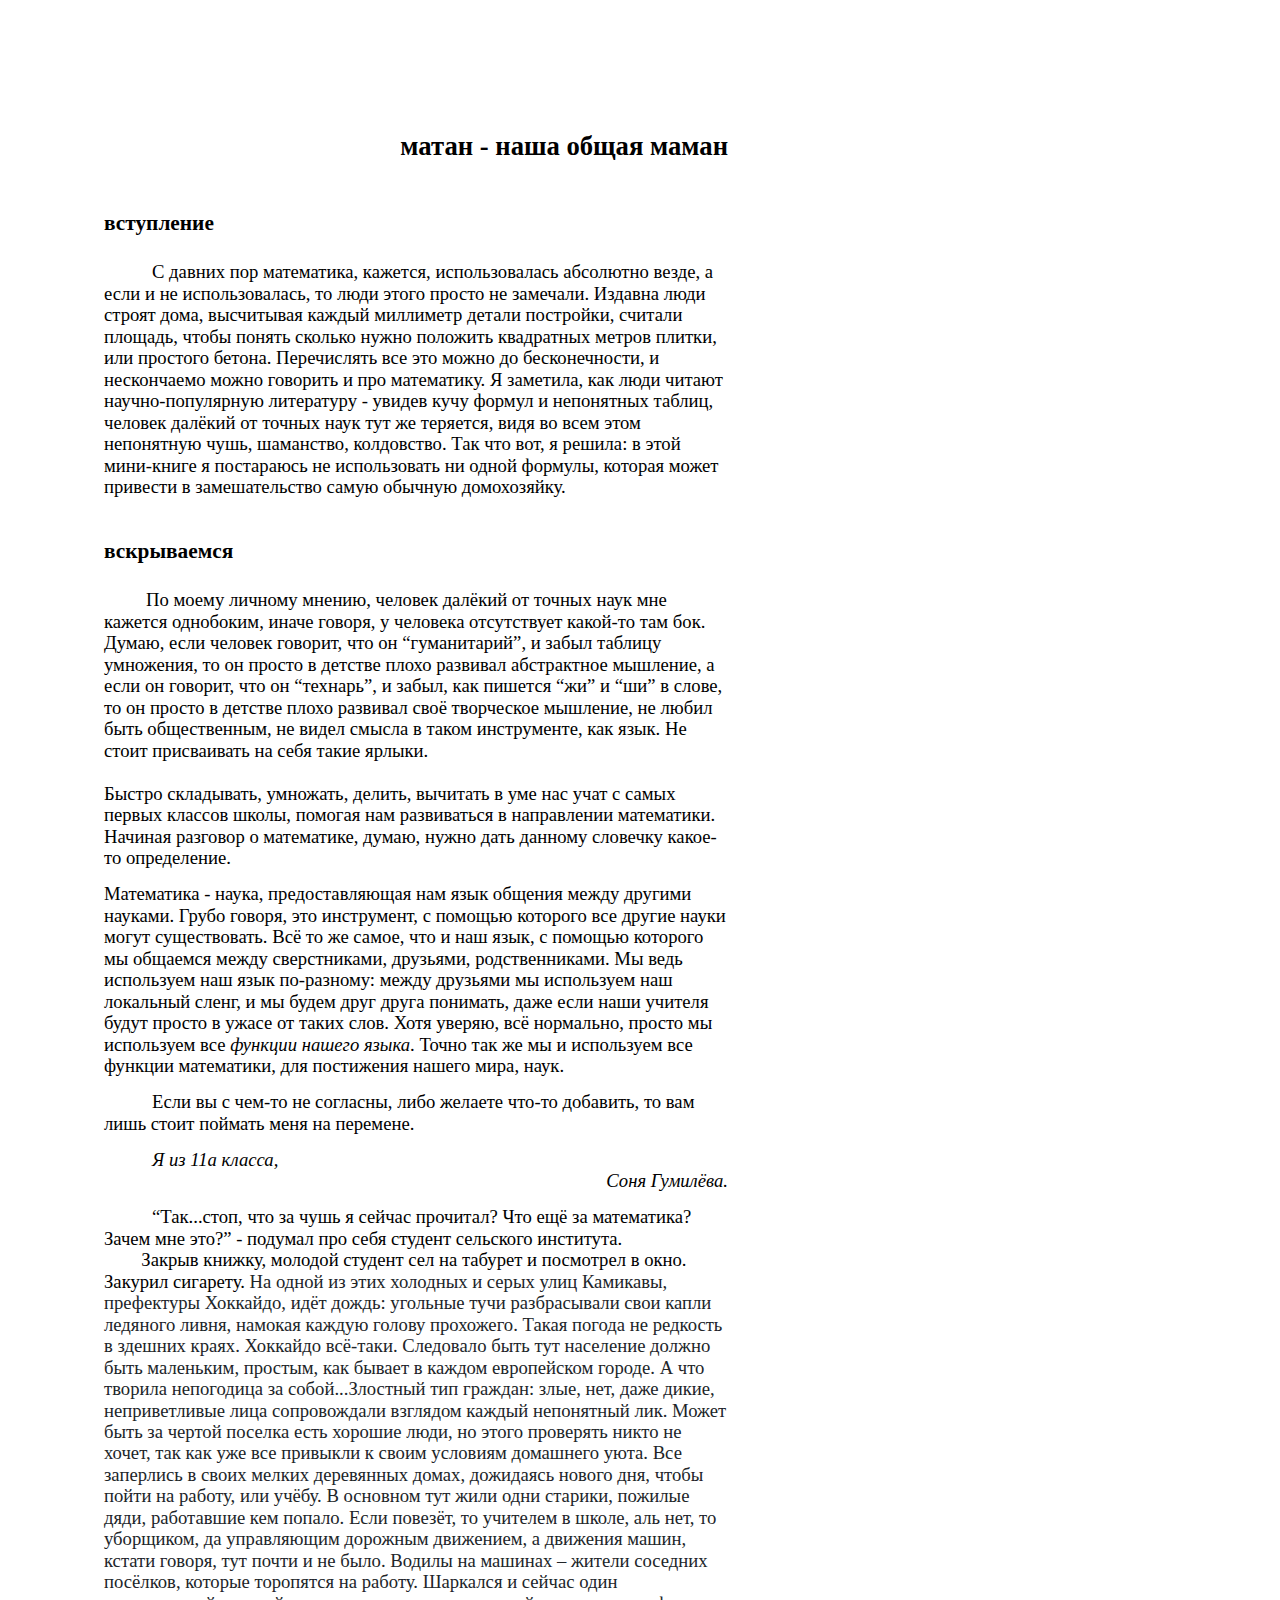
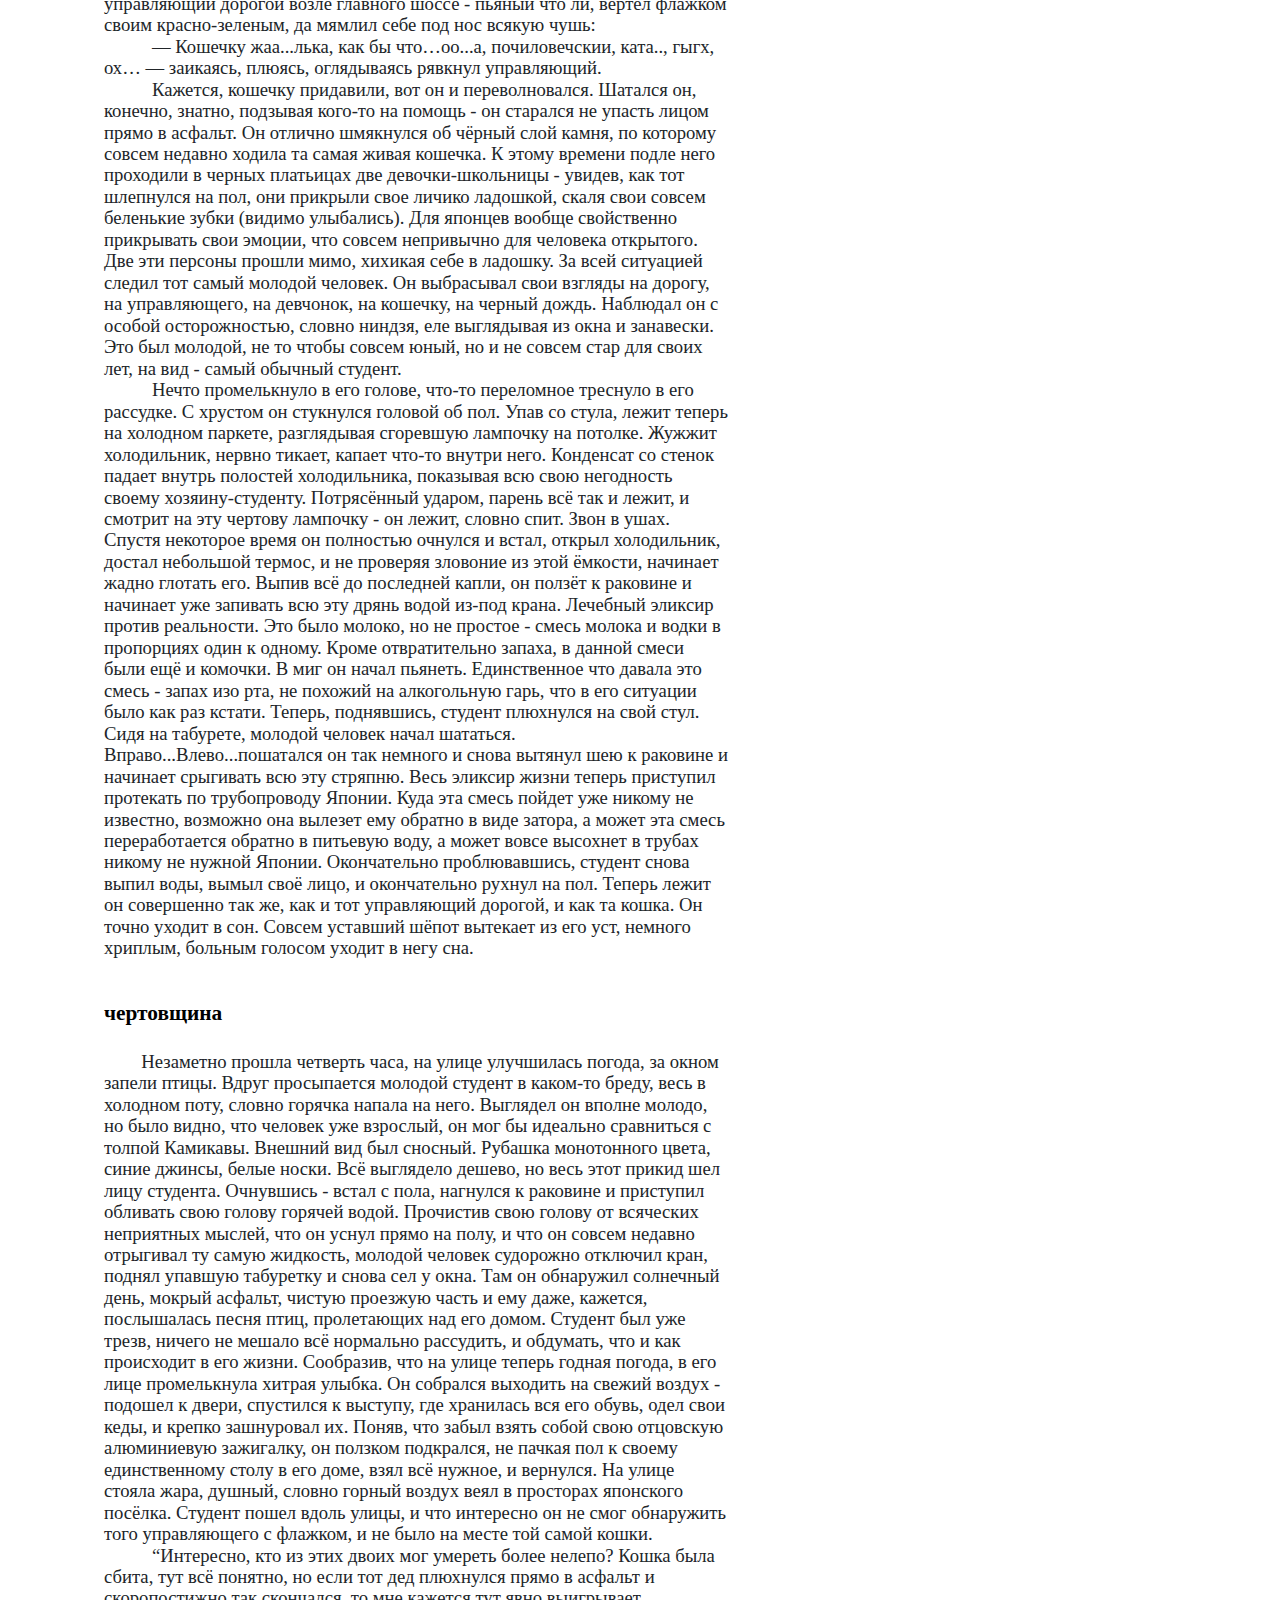
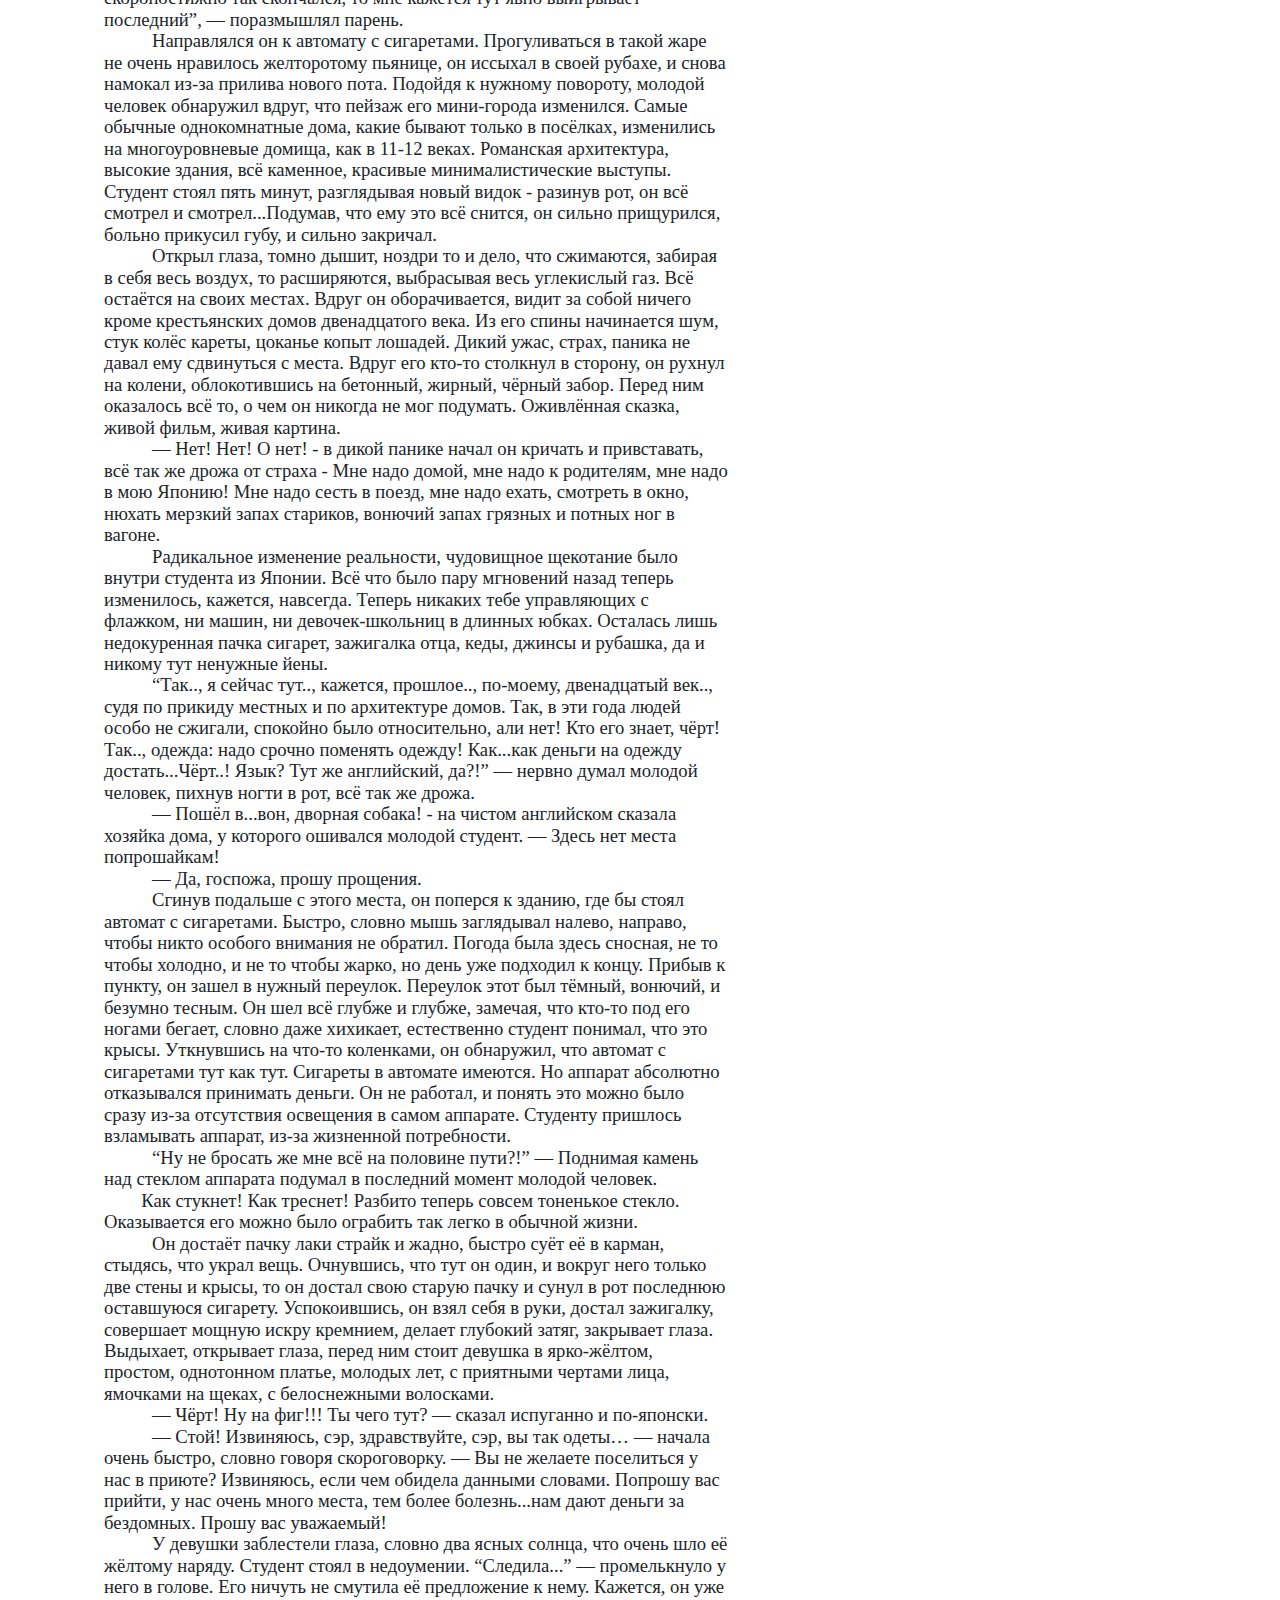
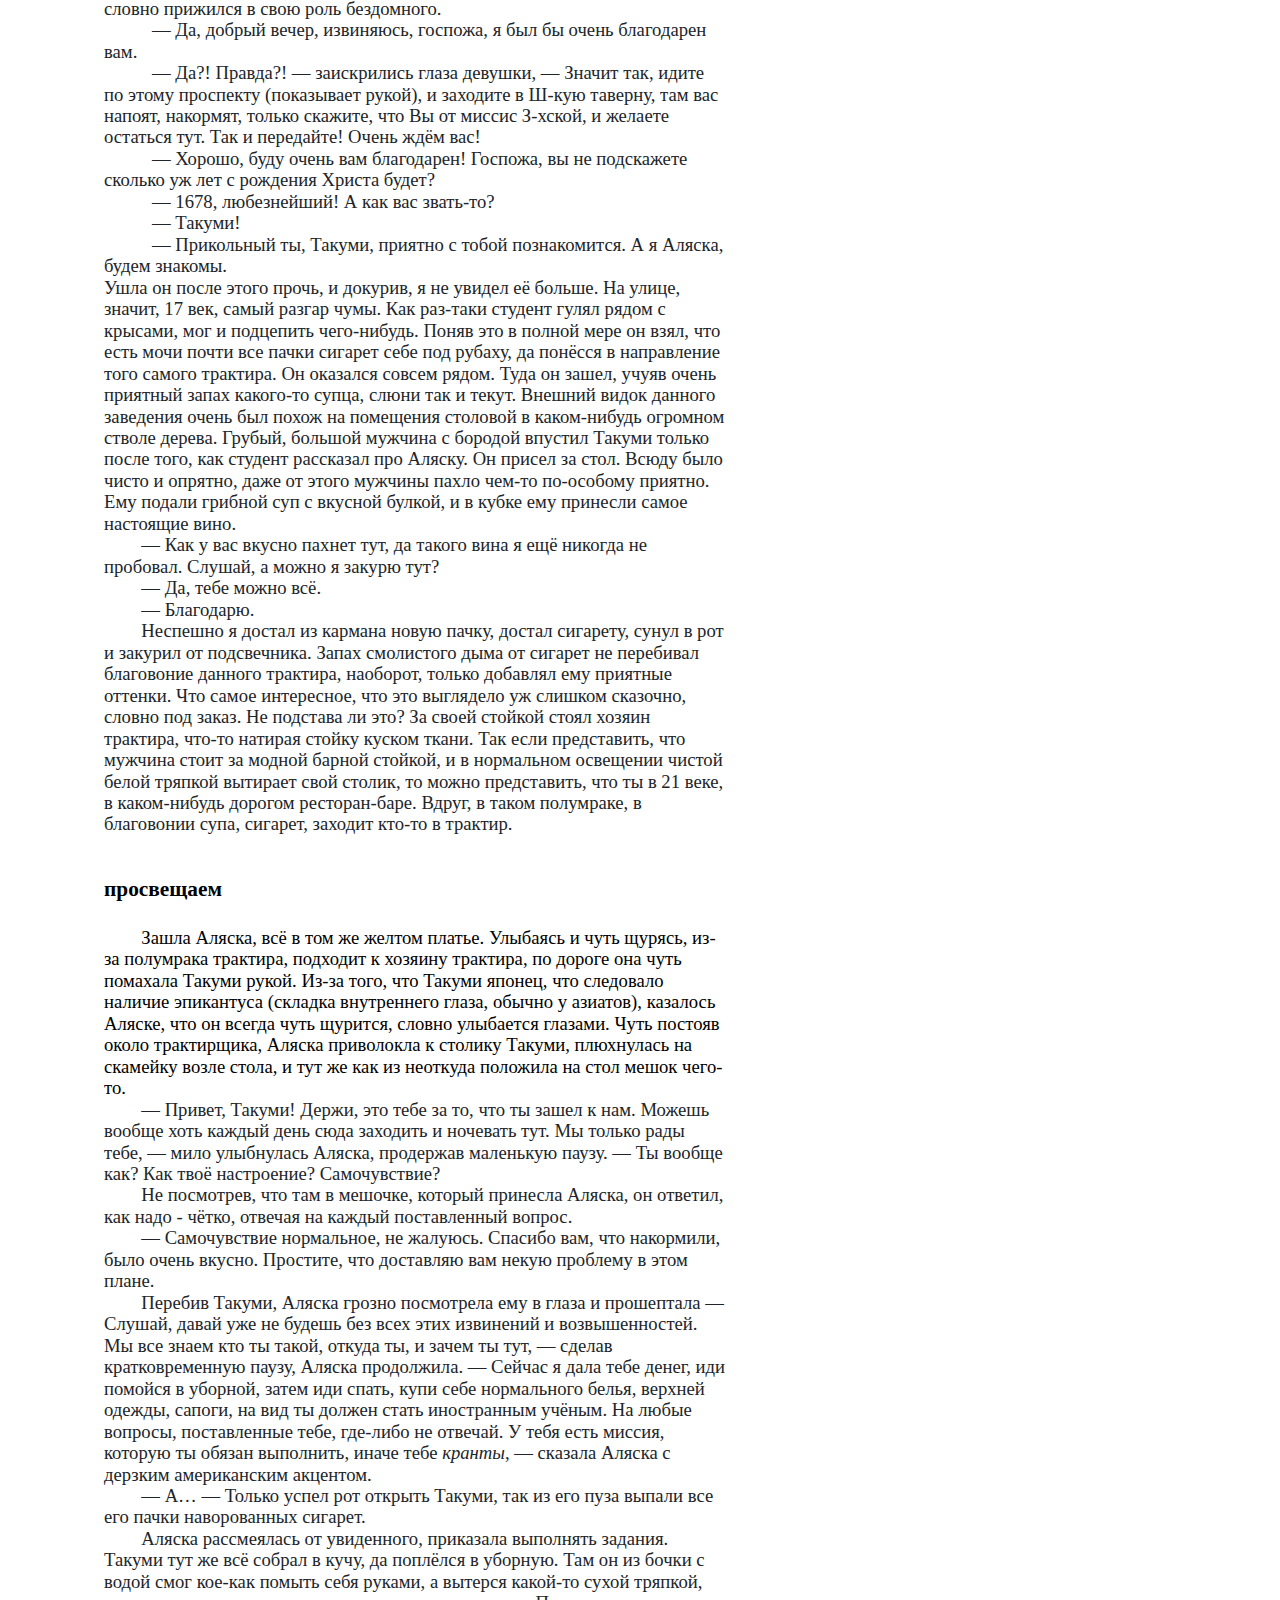
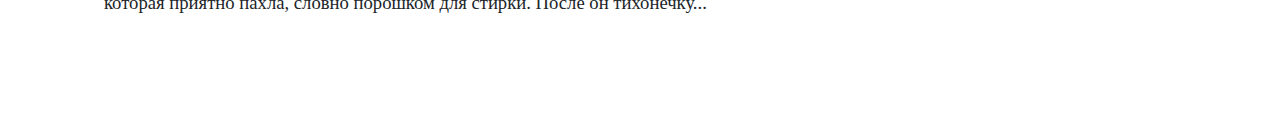
<file: index.html>
<html>
<html lang="ru" dir="ltr">

<head>
    <meta content="text/html; charset=UTF-8" http-equiv="content-type">
    <title>shapehon site</title>
    <link rel="icon" href="sheep.png">
    <style type="text/css">
    @import url('https://themes.googleusercontent.com/fonts/css?kit=lc_KqZAnJZMO5HHpESLXOyBT44YHZh5XveqtkptPAQM');

    ol {
        margin: 0;
        padding: 0
    }

    table td,
    table th {
        padding: 0
    }

    .c13 {
        padding-top: 18pt;
        padding-bottom: 6pt;
        line-height: 1.15;
        page-break-after: avoid;
        orphans: 2;
        widows: 2;
        text-align: left
    }

    .c0 {
        color: #212529;
        font-weight: 400;
        text-decoration: none;
        vertical-align: baseline;
        font-size: 14pt;
        font-family: "Spectral";
        font-style: normal
    }

    .c3 {
        color: #000000;
        font-weight: 700;
        text-decoration: none;
        vertical-align: baseline;
        font-size: 16pt;
        font-family: "Spectral";
        font-style: normal
    }

    .c4 {
        color: #000000;
        font-weight: 400;
        text-decoration: none;
        vertical-align: baseline;
        font-size: 14pt;
        font-family: "Spectral";
        font-style: normal
    }

    .c2 {
        padding-top: 0pt;
        text-indent: 36pt;
        padding-bottom: 0pt;
        line-height: 1.15;
        orphans: 2;
        widows: 2;
        text-align: right
    }

    .c1 {
        padding-top: 0pt;
        text-indent: 36pt;
        padding-bottom: 0pt;
        line-height: 1.15;
        orphans: 2;
        widows: 2;
        text-align: left
    }

    .c10 {
        padding-top: 20pt;
        padding-bottom: 6pt;
        line-height: 1.15;
        page-break-after: avoid;
        orphans: 2;
        widows: 2;
        text-align: right
    }

    .c6 {
        padding-top: 0pt;
        padding-bottom: 0pt;
        line-height: 1.15;
        orphans: 2;
        widows: 2;
        text-align: left
    }

    .c16 {
        color: #000000;
        text-decoration: none;
        vertical-align: baseline;
        font-size: 20pt;
        font-style: normal
    }

    .c12 {
        color: #000000;
        text-decoration: none;
        vertical-align: baseline;
        font-style: italic
    }

    .c7 {
        font-size: 14pt;
        font-family: "Spectral";
        font-weight: 400
    }

    .c14 {
        max-width: 468pt;
        padding: 72pt 72pt 72pt 72pt
    }

    .c9 {
        font-weight: 700;
        font-family: "Spectral"
    }

    .c5 {
        background-color: #ffffff
    }

    .c8 {
        height: 11pt
    }

    .c15 {
        font-style: italic
    }

    .c11 {
        color: #212529
    }

    .title {
        padding-top: 0pt;
        color: #000000;
        font-size: 26pt;
        padding-bottom: 3pt;
        font-family: "Arial";
        line-height: 1.15;
        page-break-after: avoid;
        orphans: 2;
        widows: 2;
        text-align: left
    }

    .subtitle {
        padding-top: 0pt;
        color: #666666;
        font-size: 15pt;
        padding-bottom: 16pt;
        font-family: "Arial";
        line-height: 1.15;
        page-break-after: avoid;
        orphans: 2;
        widows: 2;
        text-align: left
    }

    li {
        color: #000000;
        font-size: 11pt;
        font-family: "Arial"
    }

    p {
        margin: 0;
        color: #000000;
        font-size: 11pt;
        font-family: "Arial"
    }

    h1 {
        padding-top: 20pt;
        color: #000000;
        font-size: 20pt;
        padding-bottom: 6pt;
        font-family: "Arial";
        line-height: 1.15;
        page-break-after: avoid;
        orphans: 2;
        widows: 2;
        text-align: left
    }

    h2 {
        padding-top: 18pt;
        color: #000000;
        font-size: 16pt;
        padding-bottom: 6pt;
        font-family: "Arial";
        line-height: 1.15;
        page-break-after: avoid;
        orphans: 2;
        widows: 2;
        text-align: left
    }

    h3 {
        padding-top: 16pt;
        color: #434343;
        font-size: 14pt;
        padding-bottom: 4pt;
        font-family: "Arial";
        line-height: 1.15;
        page-break-after: avoid;
        orphans: 2;
        widows: 2;
        text-align: left
    }

    h4 {
        padding-top: 14pt;
        color: #666666;
        font-size: 12pt;
        padding-bottom: 4pt;
        font-family: "Arial";
        line-height: 1.15;
        page-break-after: avoid;
        orphans: 2;
        widows: 2;
        text-align: left
    }

    h5 {
        padding-top: 12pt;
        color: #666666;
        font-size: 11pt;
        padding-bottom: 4pt;
        font-family: "Arial";
        line-height: 1.15;
        page-break-after: avoid;
        orphans: 2;
        widows: 2;
        text-align: left
    }

    h6 {
        padding-top: 12pt;
        color: #666666;
        font-size: 11pt;
        padding-bottom: 4pt;
        font-family: "Arial";
        line-height: 1.15;
        page-break-after: avoid;
        font-style: italic;
        orphans: 2;
        widows: 2;
        text-align: left
    }
    </style>
</head>

<body class="c5 c14">
    <h1 class="c10" id="h.1e8d55ahw9b8"><span class="c9 c16">&#1084;&#1072;&#1090;&#1072;&#1085; - &#1085;&#1072;&#1096;&#1072; &#1086;&#1073;&#1097;&#1072;&#1103; &#1084;&#1072;&#1084;&#1072;&#1085;</span></h1>
    <h2 class="c13" id="h.svf3ouqeko2i"><span class="c3">&#1074;&#1089;&#1090;&#1091;&#1087;&#1083;&#1077;&#1085;&#1080;&#1077;</span></h2>
    <p class="c1"><span class="c4">&#1057; &#1076;&#1072;&#1074;&#1085;&#1080;&#1093; &#1087;&#1086;&#1088; &#1084;&#1072;&#1090;&#1077;&#1084;&#1072;&#1090;&#1080;&#1082;&#1072;, &#1082;&#1072;&#1078;&#1077;&#1090;&#1089;&#1103;, &#1080;&#1089;&#1087;&#1086;&#1083;&#1100;&#1079;&#1086;&#1074;&#1072;&#1083;&#1072;&#1089;&#1100; &#1072;&#1073;&#1089;&#1086;&#1083;&#1102;&#1090;&#1085;&#1086; &#1074;&#1077;&#1079;&#1076;&#1077;, &#1072; &#1077;&#1089;&#1083;&#1080; &#1080; &#1085;&#1077; &#1080;&#1089;&#1087;&#1086;&#1083;&#1100;&#1079;&#1086;&#1074;&#1072;&#1083;&#1072;&#1089;&#1100;, &#1090;&#1086; &#1083;&#1102;&#1076;&#1080; &#1101;&#1090;&#1086;&#1075;&#1086; &#1087;&#1088;&#1086;&#1089;&#1090;&#1086; &#1085;&#1077; &#1079;&#1072;&#1084;&#1077;&#1095;&#1072;&#1083;&#1080;. &#1048;&#1079;&#1076;&#1072;&#1074;&#1085;&#1072; &#1083;&#1102;&#1076;&#1080; &#1089;&#1090;&#1088;&#1086;&#1103;&#1090; &#1076;&#1086;&#1084;&#1072;, &#1074;&#1099;&#1089;&#1095;&#1080;&#1090;&#1099;&#1074;&#1072;&#1103; &#1082;&#1072;&#1078;&#1076;&#1099;&#1081; &#1084;&#1080;&#1083;&#1083;&#1080;&#1084;&#1077;&#1090;&#1088; &#1076;&#1077;&#1090;&#1072;&#1083;&#1080; &#1087;&#1086;&#1089;&#1090;&#1088;&#1086;&#1081;&#1082;&#1080;, &#1089;&#1095;&#1080;&#1090;&#1072;&#1083;&#1080; &#1087;&#1083;&#1086;&#1097;&#1072;&#1076;&#1100;, &#1095;&#1090;&#1086;&#1073;&#1099; &#1087;&#1086;&#1085;&#1103;&#1090;&#1100; &#1089;&#1082;&#1086;&#1083;&#1100;&#1082;&#1086; &#1085;&#1091;&#1078;&#1085;&#1086; &#1087;&#1086;&#1083;&#1086;&#1078;&#1080;&#1090;&#1100; &#1082;&#1074;&#1072;&#1076;&#1088;&#1072;&#1090;&#1085;&#1099;&#1093; &#1084;&#1077;&#1090;&#1088;&#1086;&#1074; &#1087;&#1083;&#1080;&#1090;&#1082;&#1080;, &#1080;&#1083;&#1080; &#1087;&#1088;&#1086;&#1089;&#1090;&#1086;&#1075;&#1086; &#1073;&#1077;&#1090;&#1086;&#1085;&#1072;. &#1055;&#1077;&#1088;&#1077;&#1095;&#1080;&#1089;&#1083;&#1103;&#1090;&#1100; &#1074;&#1089;&#1077; &#1101;&#1090;&#1086; &#1084;&#1086;&#1078;&#1085;&#1086; &#1076;&#1086; &#1073;&#1077;&#1089;&#1082;&#1086;&#1085;&#1077;&#1095;&#1085;&#1086;&#1089;&#1090;&#1080;, &#1080; &#1085;&#1077;&#1089;&#1082;&#1086;&#1085;&#1095;&#1072;&#1077;&#1084;&#1086; &#1084;&#1086;&#1078;&#1085;&#1086; &#1075;&#1086;&#1074;&#1086;&#1088;&#1080;&#1090;&#1100; &#1080; &#1087;&#1088;&#1086; &#1084;&#1072;&#1090;&#1077;&#1084;&#1072;&#1090;&#1080;&#1082;&#1091;. &#1071; &#1079;&#1072;&#1084;&#1077;&#1090;&#1080;&#1083;&#1072;, &#1082;&#1072;&#1082; &#1083;&#1102;&#1076;&#1080; &#1095;&#1080;&#1090;&#1072;&#1102;&#1090; &#1085;&#1072;&#1091;&#1095;&#1085;&#1086;-&#1087;&#1086;&#1087;&#1091;&#1083;&#1103;&#1088;&#1085;&#1091;&#1102; &#1083;&#1080;&#1090;&#1077;&#1088;&#1072;&#1090;&#1091;&#1088;&#1091; - &#1091;&#1074;&#1080;&#1076;&#1077;&#1074; &#1082;&#1091;&#1095;&#1091; &#1092;&#1086;&#1088;&#1084;&#1091;&#1083; &#1080; &#1085;&#1077;&#1087;&#1086;&#1085;&#1103;&#1090;&#1085;&#1099;&#1093; &#1090;&#1072;&#1073;&#1083;&#1080;&#1094;, &#1095;&#1077;&#1083;&#1086;&#1074;&#1077;&#1082; &#1076;&#1072;&#1083;&#1105;&#1082;&#1080;&#1081; &#1086;&#1090; &#1090;&#1086;&#1095;&#1085;&#1099;&#1093; &#1085;&#1072;&#1091;&#1082; &#1090;&#1091;&#1090; &#1078;&#1077; &#1090;&#1077;&#1088;&#1103;&#1077;&#1090;&#1089;&#1103;, &#1074;&#1080;&#1076;&#1103; &#1074;&#1086; &#1074;&#1089;&#1077;&#1084; &#1101;&#1090;&#1086;&#1084; &#1085;&#1077;&#1087;&#1086;&#1085;&#1103;&#1090;&#1085;&#1091;&#1102; &#1095;&#1091;&#1096;&#1100;, &#1096;&#1072;&#1084;&#1072;&#1085;&#1089;&#1090;&#1074;&#1086;, &#1082;&#1086;&#1083;&#1076;&#1086;&#1074;&#1089;&#1090;&#1074;&#1086;. &#1058;&#1072;&#1082; &#1095;&#1090;&#1086; &#1074;&#1086;&#1090;, &#1103; &#1088;&#1077;&#1096;&#1080;&#1083;&#1072;: &#1074; &#1101;&#1090;&#1086;&#1081; &#1084;&#1080;&#1085;&#1080;-&#1082;&#1085;&#1080;&#1075;&#1077; &#1103; &#1087;&#1086;&#1089;&#1090;&#1072;&#1088;&#1072;&#1102;&#1089;&#1100; &#1085;&#1077; &#1080;&#1089;&#1087;&#1086;&#1083;&#1100;&#1079;&#1086;&#1074;&#1072;&#1090;&#1100; &#1085;&#1080; &#1086;&#1076;&#1085;&#1086;&#1081; &#1092;&#1086;&#1088;&#1084;&#1091;&#1083;&#1099;, &#1082;&#1086;&#1090;&#1086;&#1088;&#1072;&#1103; &#1084;&#1086;&#1078;&#1077;&#1090; &#1087;&#1088;&#1080;&#1074;&#1077;&#1089;&#1090;&#1080; &#1074; &#1079;&#1072;&#1084;&#1077;&#1096;&#1072;&#1090;&#1077;&#1083;&#1100;&#1089;&#1090;&#1074;&#1086; &#1089;&#1072;&#1084;&#1091;&#1102; &#1086;&#1073;&#1099;&#1095;&#1085;&#1091;&#1102; &#1076;&#1086;&#1084;&#1086;&#1093;&#1086;&#1079;&#1103;&#1081;&#1082;&#1091;.</span></p>
    <h2 class="c13" id="h.v7irej1zxz79"><span class="c3">&#1074;&#1089;&#1082;&#1088;&#1099;&#1074;&#1072;&#1077;&#1084;&#1089;&#1103;</span></h2>
    <p class="c6"><span class="c4">&nbsp;&nbsp;&nbsp;&nbsp;&nbsp;&nbsp;&nbsp;&nbsp;&nbsp;&#1055;&#1086; &#1084;&#1086;&#1077;&#1084;&#1091; &#1083;&#1080;&#1095;&#1085;&#1086;&#1084;&#1091; &#1084;&#1085;&#1077;&#1085;&#1080;&#1102;, &#1095;&#1077;&#1083;&#1086;&#1074;&#1077;&#1082; &#1076;&#1072;&#1083;&#1105;&#1082;&#1080;&#1081; &#1086;&#1090; &#1090;&#1086;&#1095;&#1085;&#1099;&#1093; &#1085;&#1072;&#1091;&#1082; &#1084;&#1085;&#1077; &#1082;&#1072;&#1078;&#1077;&#1090;&#1089;&#1103; &#1086;&#1076;&#1085;&#1086;&#1073;&#1086;&#1082;&#1080;&#1084;, &#1080;&#1085;&#1072;&#1095;&#1077; &#1075;&#1086;&#1074;&#1086;&#1088;&#1103;, &#1091; &#1095;&#1077;&#1083;&#1086;&#1074;&#1077;&#1082;&#1072; &#1086;&#1090;&#1089;&#1091;&#1090;&#1089;&#1090;&#1074;&#1091;&#1077;&#1090; &#1082;&#1072;&#1082;&#1086;&#1081;-&#1090;&#1086; &#1090;&#1072;&#1084; &#1073;&#1086;&#1082;. &#1044;&#1091;&#1084;&#1072;&#1102;, &#1077;&#1089;&#1083;&#1080; &#1095;&#1077;&#1083;&#1086;&#1074;&#1077;&#1082; &#1075;&#1086;&#1074;&#1086;&#1088;&#1080;&#1090;, &#1095;&#1090;&#1086; &#1086;&#1085; &ldquo;&#1075;&#1091;&#1084;&#1072;&#1085;&#1080;&#1090;&#1072;&#1088;&#1080;&#1081;&rdquo;, &#1080; &#1079;&#1072;&#1073;&#1099;&#1083; &#1090;&#1072;&#1073;&#1083;&#1080;&#1094;&#1091; &#1091;&#1084;&#1085;&#1086;&#1078;&#1077;&#1085;&#1080;&#1103;, &#1090;&#1086; &#1086;&#1085; &#1087;&#1088;&#1086;&#1089;&#1090;&#1086; &#1074; &#1076;&#1077;&#1090;&#1089;&#1090;&#1074;&#1077; &#1087;&#1083;&#1086;&#1093;&#1086; &#1088;&#1072;&#1079;&#1074;&#1080;&#1074;&#1072;&#1083; &#1072;&#1073;&#1089;&#1090;&#1088;&#1072;&#1082;&#1090;&#1085;&#1086;&#1077; &#1084;&#1099;&#1096;&#1083;&#1077;&#1085;&#1080;&#1077;, &#1072; &#1077;&#1089;&#1083;&#1080; &#1086;&#1085; &#1075;&#1086;&#1074;&#1086;&#1088;&#1080;&#1090;, &#1095;&#1090;&#1086; &#1086;&#1085; &ldquo;&#1090;&#1077;&#1093;&#1085;&#1072;&#1088;&#1100;&rdquo;, &#1080; &#1079;&#1072;&#1073;&#1099;&#1083;, &#1082;&#1072;&#1082; &#1087;&#1080;&#1096;&#1077;&#1090;&#1089;&#1103; &ldquo;&#1078;&#1080;&rdquo; &#1080; &ldquo;&#1096;&#1080;&rdquo; &#1074; &#1089;&#1083;&#1086;&#1074;&#1077;, &#1090;&#1086; &#1086;&#1085; &#1087;&#1088;&#1086;&#1089;&#1090;&#1086; &#1074; &#1076;&#1077;&#1090;&#1089;&#1090;&#1074;&#1077; &#1087;&#1083;&#1086;&#1093;&#1086; &#1088;&#1072;&#1079;&#1074;&#1080;&#1074;&#1072;&#1083; &#1089;&#1074;&#1086;&#1105; &#1090;&#1074;&#1086;&#1088;&#1095;&#1077;&#1089;&#1082;&#1086;&#1077; &#1084;&#1099;&#1096;&#1083;&#1077;&#1085;&#1080;&#1077;, &#1085;&#1077; &#1083;&#1102;&#1073;&#1080;&#1083; &#1073;&#1099;&#1090;&#1100; &#1086;&#1073;&#1097;&#1077;&#1089;&#1090;&#1074;&#1077;&#1085;&#1085;&#1099;&#1084;, &#1085;&#1077; &#1074;&#1080;&#1076;&#1077;&#1083; &#1089;&#1084;&#1099;&#1089;&#1083;&#1072; &#1074; &#1090;&#1072;&#1082;&#1086;&#1084; &#1080;&#1085;&#1089;&#1090;&#1088;&#1091;&#1084;&#1077;&#1085;&#1090;&#1077;, &#1082;&#1072;&#1082; &#1103;&#1079;&#1099;&#1082;. &#1053;&#1077; &#1089;&#1090;&#1086;&#1080;&#1090; &#1087;&#1088;&#1080;&#1089;&#1074;&#1072;&#1080;&#1074;&#1072;&#1090;&#1100; &#1085;&#1072; &#1089;&#1077;&#1073;&#1103; &#1090;&#1072;&#1082;&#1080;&#1077; &#1103;&#1088;&#1083;&#1099;&#1082;&#1080;.</span></p>
    <p class="c6"><span class="c4">&nbsp;</span></p>
    <p class="c6"><span class="c4">&#1041;&#1099;&#1089;&#1090;&#1088;&#1086; &#1089;&#1082;&#1083;&#1072;&#1076;&#1099;&#1074;&#1072;&#1090;&#1100;, &#1091;&#1084;&#1085;&#1086;&#1078;&#1072;&#1090;&#1100;, &#1076;&#1077;&#1083;&#1080;&#1090;&#1100;, &#1074;&#1099;&#1095;&#1080;&#1090;&#1072;&#1090;&#1100; &#1074; &#1091;&#1084;&#1077; &#1085;&#1072;&#1089; &#1091;&#1095;&#1072;&#1090; &#1089; &#1089;&#1072;&#1084;&#1099;&#1093; &#1087;&#1077;&#1088;&#1074;&#1099;&#1093; &#1082;&#1083;&#1072;&#1089;&#1089;&#1086;&#1074; &#1096;&#1082;&#1086;&#1083;&#1099;, &#1087;&#1086;&#1084;&#1086;&#1075;&#1072;&#1103; &#1085;&#1072;&#1084; &#1088;&#1072;&#1079;&#1074;&#1080;&#1074;&#1072;&#1090;&#1100;&#1089;&#1103; &#1074; &#1085;&#1072;&#1087;&#1088;&#1072;&#1074;&#1083;&#1077;&#1085;&#1080;&#1080; &#1084;&#1072;&#1090;&#1077;&#1084;&#1072;&#1090;&#1080;&#1082;&#1080;. &#1053;&#1072;&#1095;&#1080;&#1085;&#1072;&#1103; &#1088;&#1072;&#1079;&#1075;&#1086;&#1074;&#1086;&#1088; &#1086; &#1084;&#1072;&#1090;&#1077;&#1084;&#1072;&#1090;&#1080;&#1082;&#1077;, &#1076;&#1091;&#1084;&#1072;&#1102;, &#1085;&#1091;&#1078;&#1085;&#1086; &#1076;&#1072;&#1090;&#1100; &#1076;&#1072;&#1085;&#1085;&#1086;&#1084;&#1091; &#1089;&#1083;&#1086;&#1074;&#1077;&#1095;&#1082;&#1091; &#1082;&#1072;&#1082;&#1086;&#1077;-&#1090;&#1086; &#1086;&#1087;&#1088;&#1077;&#1076;&#1077;&#1083;&#1077;&#1085;&#1080;&#1077;. </span></p>
    <p class="c6 c8"><span class="c4"></span></p>
    <p class="c6"><span class="c7">&#1052;&#1072;&#1090;&#1077;&#1084;&#1072;&#1090;&#1080;&#1082;&#1072; - &#1085;&#1072;&#1091;&#1082;&#1072;, &#1087;&#1088;&#1077;&#1076;&#1086;&#1089;&#1090;&#1072;&#1074;&#1083;&#1103;&#1102;&#1097;&#1072;&#1103; &#1085;&#1072;&#1084; &#1103;&#1079;&#1099;&#1082; &#1086;&#1073;&#1097;&#1077;&#1085;&#1080;&#1103; &#1084;&#1077;&#1078;&#1076;&#1091; &#1076;&#1088;&#1091;&#1075;&#1080;&#1084;&#1080; &#1085;&#1072;&#1091;&#1082;&#1072;&#1084;&#1080;. &#1043;&#1088;&#1091;&#1073;&#1086; &#1075;&#1086;&#1074;&#1086;&#1088;&#1103;, &#1101;&#1090;&#1086; &#1080;&#1085;&#1089;&#1090;&#1088;&#1091;&#1084;&#1077;&#1085;&#1090;, &#1089; &#1087;&#1086;&#1084;&#1086;&#1097;&#1100;&#1102; &#1082;&#1086;&#1090;&#1086;&#1088;&#1086;&#1075;&#1086; &#1074;&#1089;&#1077; &#1076;&#1088;&#1091;&#1075;&#1080;&#1077; &#1085;&#1072;&#1091;&#1082;&#1080; &#1084;&#1086;&#1075;&#1091;&#1090; &#1089;&#1091;&#1097;&#1077;&#1089;&#1090;&#1074;&#1086;&#1074;&#1072;&#1090;&#1100;. &#1042;&#1089;&#1105; &#1090;&#1086; &#1078;&#1077; &#1089;&#1072;&#1084;&#1086;&#1077;, &#1095;&#1090;&#1086; &#1080; &#1085;&#1072;&#1096; &#1103;&#1079;&#1099;&#1082;, &#1089; &#1087;&#1086;&#1084;&#1086;&#1097;&#1100;&#1102; &#1082;&#1086;&#1090;&#1086;&#1088;&#1086;&#1075;&#1086; &#1084;&#1099; &#1086;&#1073;&#1097;&#1072;&#1077;&#1084;&#1089;&#1103; &#1084;&#1077;&#1078;&#1076;&#1091; &#1089;&#1074;&#1077;&#1088;&#1089;&#1090;&#1085;&#1080;&#1082;&#1072;&#1084;&#1080;, &#1076;&#1088;&#1091;&#1079;&#1100;&#1103;&#1084;&#1080;, &#1088;&#1086;&#1076;&#1089;&#1090;&#1074;&#1077;&#1085;&#1085;&#1080;&#1082;&#1072;&#1084;&#1080;. &#1052;&#1099; &#1074;&#1077;&#1076;&#1100; &#1080;&#1089;&#1087;&#1086;&#1083;&#1100;&#1079;&#1091;&#1077;&#1084; &#1085;&#1072;&#1096; &#1103;&#1079;&#1099;&#1082; &#1087;&#1086;-&#1088;&#1072;&#1079;&#1085;&#1086;&#1084;&#1091;: &#1084;&#1077;&#1078;&#1076;&#1091; &#1076;&#1088;&#1091;&#1079;&#1100;&#1103;&#1084;&#1080; &#1084;&#1099; &#1080;&#1089;&#1087;&#1086;&#1083;&#1100;&#1079;&#1091;&#1077;&#1084; &#1085;&#1072;&#1096; &#1083;&#1086;&#1082;&#1072;&#1083;&#1100;&#1085;&#1099;&#1081; &#1089;&#1083;&#1077;&#1085;&#1075;, &#1080; &#1084;&#1099; &#1073;&#1091;&#1076;&#1077;&#1084; &#1076;&#1088;&#1091;&#1075; &#1076;&#1088;&#1091;&#1075;&#1072; &#1087;&#1086;&#1085;&#1080;&#1084;&#1072;&#1090;&#1100;, &#1076;&#1072;&#1078;&#1077; &#1077;&#1089;&#1083;&#1080; &#1085;&#1072;&#1096;&#1080; &#1091;&#1095;&#1080;&#1090;&#1077;&#1083;&#1103; &#1073;&#1091;&#1076;&#1091;&#1090; &#1087;&#1088;&#1086;&#1089;&#1090;&#1086; &#1074; &#1091;&#1078;&#1072;&#1089;&#1077; &#1086;&#1090; &#1090;&#1072;&#1082;&#1080;&#1093; &#1089;&#1083;&#1086;&#1074;. &#1061;&#1086;&#1090;&#1103; &#1091;&#1074;&#1077;&#1088;&#1103;&#1102;, &#1074;&#1089;&#1105; &#1085;&#1086;&#1088;&#1084;&#1072;&#1083;&#1100;&#1085;&#1086;, &#1087;&#1088;&#1086;&#1089;&#1090;&#1086; &#1084;&#1099; &#1080;&#1089;&#1087;&#1086;&#1083;&#1100;&#1079;&#1091;&#1077;&#1084; &#1074;&#1089;&#1077; </span><span class="c7 c15">&#1092;&#1091;&#1085;&#1082;&#1094;&#1080;&#1080; &#1085;&#1072;&#1096;&#1077;&#1075;&#1086; &#1103;&#1079;&#1099;&#1082;&#1072;</span><span class="c4">. &#1058;&#1086;&#1095;&#1085;&#1086; &#1090;&#1072;&#1082; &#1078;&#1077; &#1084;&#1099; &#1080; &#1080;&#1089;&#1087;&#1086;&#1083;&#1100;&#1079;&#1091;&#1077;&#1084; &#1074;&#1089;&#1077; &#1092;&#1091;&#1085;&#1082;&#1094;&#1080;&#1080; &#1084;&#1072;&#1090;&#1077;&#1084;&#1072;&#1090;&#1080;&#1082;&#1080;, &#1076;&#1083;&#1103; &#1087;&#1086;&#1089;&#1090;&#1080;&#1078;&#1077;&#1085;&#1080;&#1103; &#1085;&#1072;&#1096;&#1077;&#1075;&#1086; &#1084;&#1080;&#1088;&#1072;, &#1085;&#1072;&#1091;&#1082;. </span></p>
    <p class="c1 c8"><span class="c4"></span></p>
    <p class="c1"><span class="c4">&#1045;&#1089;&#1083;&#1080; &#1074;&#1099; &#1089; &#1095;&#1077;&#1084;-&#1090;&#1086; &#1085;&#1077; &#1089;&#1086;&#1075;&#1083;&#1072;&#1089;&#1085;&#1099;, &#1083;&#1080;&#1073;&#1086; &#1078;&#1077;&#1083;&#1072;&#1077;&#1090;&#1077; &#1095;&#1090;&#1086;-&#1090;&#1086; &#1076;&#1086;&#1073;&#1072;&#1074;&#1080;&#1090;&#1100;, &#1090;&#1086; &#1074;&#1072;&#1084; &#1083;&#1080;&#1096;&#1100; &#1089;&#1090;&#1086;&#1080;&#1090; &#1087;&#1086;&#1081;&#1084;&#1072;&#1090;&#1100; &#1084;&#1077;&#1085;&#1103; &#1085;&#1072; &#1087;&#1077;&#1088;&#1077;&#1084;&#1077;&#1085;&#1077;.</span></p>
    <p class="c1 c8"><span class="c4"></span></p>
    <p class="c1"><span class="c12 c7">&#1071; &#1080;&#1079; 11&#1072; &#1082;&#1083;&#1072;&#1089;&#1089;&#1072;, </span></p>
    <p class="c2"><span class="c7 c12">&#1057;&#1086;&#1085;&#1103; &#1043;&#1091;&#1084;&#1080;&#1083;&#1105;&#1074;&#1072;.</span></p>
    <p class="c1 c8"><span class="c4"></span></p>
    <p class="c1"><span class="c7">&ldquo;&#1058;&#1072;&#1082;...&#1089;&#1090;&#1086;&#1087;, &#1095;&#1090;&#1086; &#1079;&#1072; &#1095;&#1091;&#1096;&#1100; &#1103; &#1089;&#1077;&#1081;&#1095;&#1072;&#1089; &#1087;&#1088;&#1086;&#1095;&#1080;&#1090;&#1072;&#1083;? &#1063;&#1090;&#1086; &#1077;&#1097;&#1105; &#1079;&#1072; &#1084;&#1072;&#1090;&#1077;&#1084;&#1072;&#1090;&#1080;&#1082;&#1072;? &#1047;&#1072;&#1095;&#1077;&#1084; &#1084;&#1085;&#1077; &#1101;&#1090;&#1086;?&rdquo; - &#1087;&#1086;&#1076;&#1091;&#1084;&#1072;&#1083; &#1087;&#1088;&#1086; &#1089;&#1077;&#1073;&#1103; &#1089;&#1090;&#1091;&#1076;&#1077;&#1085;&#1090; &#1089;&#1077;&#1083;&#1100;&#1089;&#1082;&#1086;&#1075;&#1086; &#1080;&#1085;&#1089;&#1090;&#1080;&#1090;&#1091;&#1090;&#1072;.<br>&nbsp;&nbsp;&nbsp;&nbsp;&nbsp;&nbsp;&nbsp;&nbsp;&#1047;&#1072;&#1082;&#1088;&#1099;&#1074; &#1082;&#1085;&#1080;&#1078;&#1082;&#1091;, &#1084;&#1086;&#1083;&#1086;&#1076;&#1086;&#1081; &#1089;&#1090;&#1091;&#1076;&#1077;&#1085;&#1090; &#1089;&#1077;&#1083; &#1085;&#1072; &#1090;&#1072;&#1073;&#1091;&#1088;&#1077;&#1090; &#1080; &#1087;&#1086;&#1089;&#1084;&#1086;&#1090;&#1088;&#1077;&#1083; &#1074; &#1086;&#1082;&#1085;&#1086;. &#1047;&#1072;&#1082;&#1091;&#1088;&#1080;&#1083; &#1089;&#1080;&#1075;&#1072;&#1088;&#1077;&#1090;&#1091;. </span><span class="c0">&#1053;&#1072; &#1086;&#1076;&#1085;&#1086;&#1081; &#1080;&#1079; &#1101;&#1090;&#1080;&#1093; &#1093;&#1086;&#1083;&#1086;&#1076;&#1085;&#1099;&#1093; &#1080; &#1089;&#1077;&#1088;&#1099;&#1093; &#1091;&#1083;&#1080;&#1094; &#1050;&#1072;&#1084;&#1080;&#1082;&#1072;&#1074;&#1099;, &#1087;&#1088;&#1077;&#1092;&#1077;&#1082;&#1090;&#1091;&#1088;&#1099; &#1061;&#1086;&#1082;&#1082;&#1072;&#1081;&#1076;&#1086;, &#1080;&#1076;&#1105;&#1090; &#1076;&#1086;&#1078;&#1076;&#1100;: &#1091;&#1075;&#1086;&#1083;&#1100;&#1085;&#1099;&#1077; &#1090;&#1091;&#1095;&#1080; &#1088;&#1072;&#1079;&#1073;&#1088;&#1072;&#1089;&#1099;&#1074;&#1072;&#1083;&#1080; &#1089;&#1074;&#1086;&#1080; &#1082;&#1072;&#1087;&#1083;&#1080; &#1083;&#1077;&#1076;&#1103;&#1085;&#1086;&#1075;&#1086; &#1083;&#1080;&#1074;&#1085;&#1103;, &#1085;&#1072;&#1084;&#1086;&#1082;&#1072;&#1103; &#1082;&#1072;&#1078;&#1076;&#1091;&#1102; &#1075;&#1086;&#1083;&#1086;&#1074;&#1091; &#1087;&#1088;&#1086;&#1093;&#1086;&#1078;&#1077;&#1075;&#1086;. &#1058;&#1072;&#1082;&#1072;&#1103; &#1087;&#1086;&#1075;&#1086;&#1076;&#1072; &#1085;&#1077; &#1088;&#1077;&#1076;&#1082;&#1086;&#1089;&#1090;&#1100; &#1074; &#1079;&#1076;&#1077;&#1096;&#1085;&#1080;&#1093; &#1082;&#1088;&#1072;&#1103;&#1093;. &#1061;&#1086;&#1082;&#1082;&#1072;&#1081;&#1076;&#1086; &#1074;&#1089;&#1105;-&#1090;&#1072;&#1082;&#1080;. &#1057;&#1083;&#1077;&#1076;&#1086;&#1074;&#1072;&#1083;&#1086; &#1073;&#1099;&#1090;&#1100; &#1090;&#1091;&#1090; &#1085;&#1072;&#1089;&#1077;&#1083;&#1077;&#1085;&#1080;&#1077; &#1076;&#1086;&#1083;&#1078;&#1085;&#1086; &#1073;&#1099;&#1090;&#1100; &#1084;&#1072;&#1083;&#1077;&#1085;&#1100;&#1082;&#1080;&#1084;, &#1087;&#1088;&#1086;&#1089;&#1090;&#1099;&#1084;, &#1082;&#1072;&#1082; &#1073;&#1099;&#1074;&#1072;&#1077;&#1090; &#1074; &#1082;&#1072;&#1078;&#1076;&#1086;&#1084; &#1077;&#1074;&#1088;&#1086;&#1087;&#1077;&#1081;&#1089;&#1082;&#1086;&#1084; &#1075;&#1086;&#1088;&#1086;&#1076;&#1077;. &#1040; &#1095;&#1090;&#1086; &#1090;&#1074;&#1086;&#1088;&#1080;&#1083;&#1072; &#1085;&#1077;&#1087;&#1086;&#1075;&#1086;&#1076;&#1080;&#1094;&#1072; &#1079;&#1072; &#1089;&#1086;&#1073;&#1086;&#1081;...&#1047;&#1083;&#1086;&#1089;&#1090;&#1085;&#1099;&#1081; &#1090;&#1080;&#1087; &#1075;&#1088;&#1072;&#1078;&#1076;&#1072;&#1085;: &#1079;&#1083;&#1099;&#1077;, &#1085;&#1077;&#1090;, &#1076;&#1072;&#1078;&#1077; &#1076;&#1080;&#1082;&#1080;&#1077;, &#1085;&#1077;&#1087;&#1088;&#1080;&#1074;&#1077;&#1090;&#1083;&#1080;&#1074;&#1099;&#1077; &#1083;&#1080;&#1094;&#1072; &#1089;&#1086;&#1087;&#1088;&#1086;&#1074;&#1086;&#1078;&#1076;&#1072;&#1083;&#1080; &#1074;&#1079;&#1075;&#1083;&#1103;&#1076;&#1086;&#1084; &#1082;&#1072;&#1078;&#1076;&#1099;&#1081; &#1085;&#1077;&#1087;&#1086;&#1085;&#1103;&#1090;&#1085;&#1099;&#1081; &#1083;&#1080;&#1082;. &#1052;&#1086;&#1078;&#1077;&#1090; &#1073;&#1099;&#1090;&#1100; &#1079;&#1072; &#1095;&#1077;&#1088;&#1090;&#1086;&#1081; &#1087;&#1086;&#1089;&#1077;&#1083;&#1082;&#1072; &#1077;&#1089;&#1090;&#1100; &#1093;&#1086;&#1088;&#1086;&#1096;&#1080;&#1077; &#1083;&#1102;&#1076;&#1080;, &#1085;&#1086; &#1101;&#1090;&#1086;&#1075;&#1086; &#1087;&#1088;&#1086;&#1074;&#1077;&#1088;&#1103;&#1090;&#1100; &#1085;&#1080;&#1082;&#1090;&#1086; &#1085;&#1077; &#1093;&#1086;&#1095;&#1077;&#1090;, &#1090;&#1072;&#1082; &#1082;&#1072;&#1082; &#1091;&#1078;&#1077; &#1074;&#1089;&#1077; &#1087;&#1088;&#1080;&#1074;&#1099;&#1082;&#1083;&#1080; &#1082; &#1089;&#1074;&#1086;&#1080;&#1084; &#1091;&#1089;&#1083;&#1086;&#1074;&#1080;&#1103;&#1084; &#1076;&#1086;&#1084;&#1072;&#1096;&#1085;&#1077;&#1075;&#1086; &#1091;&#1102;&#1090;&#1072;. &#1042;&#1089;&#1077; &#1079;&#1072;&#1087;&#1077;&#1088;&#1083;&#1080;&#1089;&#1100; &#1074; &#1089;&#1074;&#1086;&#1080;&#1093; &#1084;&#1077;&#1083;&#1082;&#1080;&#1093; &#1076;&#1077;&#1088;&#1077;&#1074;&#1103;&#1085;&#1085;&#1099;&#1093; &#1076;&#1086;&#1084;&#1072;&#1093;, &#1076;&#1086;&#1078;&#1080;&#1076;&#1072;&#1103;&#1089;&#1100; &#1085;&#1086;&#1074;&#1086;&#1075;&#1086; &#1076;&#1085;&#1103;, &#1095;&#1090;&#1086;&#1073;&#1099; &#1087;&#1086;&#1081;&#1090;&#1080; &#1085;&#1072; &#1088;&#1072;&#1073;&#1086;&#1090;&#1091;, &#1080;&#1083;&#1080; &#1091;&#1095;&#1105;&#1073;&#1091;. &#1042; &#1086;&#1089;&#1085;&#1086;&#1074;&#1085;&#1086;&#1084; &#1090;&#1091;&#1090; &#1078;&#1080;&#1083;&#1080; &#1086;&#1076;&#1085;&#1080; &#1089;&#1090;&#1072;&#1088;&#1080;&#1082;&#1080;, &#1087;&#1086;&#1078;&#1080;&#1083;&#1099;&#1077; &#1076;&#1103;&#1076;&#1080;, &#1088;&#1072;&#1073;&#1086;&#1090;&#1072;&#1074;&#1096;&#1080;&#1077; &#1082;&#1077;&#1084; &#1087;&#1086;&#1087;&#1072;&#1083;&#1086;. &#1045;&#1089;&#1083;&#1080; &#1087;&#1086;&#1074;&#1077;&#1079;&#1105;&#1090;, &#1090;&#1086; &#1091;&#1095;&#1080;&#1090;&#1077;&#1083;&#1077;&#1084; &#1074; &#1096;&#1082;&#1086;&#1083;&#1077;, &#1072;&#1083;&#1100; &#1085;&#1077;&#1090;, &#1090;&#1086; &#1091;&#1073;&#1086;&#1088;&#1097;&#1080;&#1082;&#1086;&#1084;, &#1076;&#1072; &#1091;&#1087;&#1088;&#1072;&#1074;&#1083;&#1103;&#1102;&#1097;&#1080;&#1084; &#1076;&#1086;&#1088;&#1086;&#1078;&#1085;&#1099;&#1084; &#1076;&#1074;&#1080;&#1078;&#1077;&#1085;&#1080;&#1077;&#1084;, &#1072; &#1076;&#1074;&#1080;&#1078;&#1077;&#1085;&#1080;&#1103; &#1084;&#1072;&#1096;&#1080;&#1085;, &#1082;&#1089;&#1090;&#1072;&#1090;&#1080; &#1075;&#1086;&#1074;&#1086;&#1088;&#1103;, &#1090;&#1091;&#1090; &#1087;&#1086;&#1095;&#1090;&#1080; &#1080; &#1085;&#1077; &#1073;&#1099;&#1083;&#1086;. &#1042;&#1086;&#1076;&#1080;&#1083;&#1099; &#1085;&#1072; &#1084;&#1072;&#1096;&#1080;&#1085;&#1072;&#1093; &ndash; &#1078;&#1080;&#1090;&#1077;&#1083;&#1080; &#1089;&#1086;&#1089;&#1077;&#1076;&#1085;&#1080;&#1093; &#1087;&#1086;&#1089;&#1105;&#1083;&#1082;&#1086;&#1074;, &#1082;&#1086;&#1090;&#1086;&#1088;&#1099;&#1077; &#1090;&#1086;&#1088;&#1086;&#1087;&#1103;&#1090;&#1089;&#1103; &#1085;&#1072; &#1088;&#1072;&#1073;&#1086;&#1090;&#1091;. &#1064;&#1072;&#1088;&#1082;&#1072;&#1083;&#1089;&#1103; &#1080; &#1089;&#1077;&#1081;&#1095;&#1072;&#1089; &#1086;&#1076;&#1080;&#1085; &#1091;&#1087;&#1088;&#1072;&#1074;&#1083;&#1103;&#1102;&#1097;&#1080;&#1081; &#1076;&#1086;&#1088;&#1086;&#1075;&#1086;&#1081; &#1074;&#1086;&#1079;&#1083;&#1077; &#1075;&#1083;&#1072;&#1074;&#1085;&#1086;&#1075;&#1086; &#1096;&#1086;&#1089;&#1089;&#1077; - &#1087;&#1100;&#1103;&#1085;&#1099;&#1081; &#1095;&#1090;&#1086; &#1083;&#1080;, &#1074;&#1077;&#1088;&#1090;&#1077;&#1083; &#1092;&#1083;&#1072;&#1078;&#1082;&#1086;&#1084; &#1089;&#1074;&#1086;&#1080;&#1084; &#1082;&#1088;&#1072;&#1089;&#1085;&#1086;-&#1079;&#1077;&#1083;&#1077;&#1085;&#1099;&#1084;, &#1076;&#1072; &#1084;&#1103;&#1084;&#1083;&#1080;&#1083; &#1089;&#1077;&#1073;&#1077; &#1087;&#1086;&#1076; &#1085;&#1086;&#1089; &#1074;&#1089;&#1103;&#1082;&#1091;&#1102; &#1095;&#1091;&#1096;&#1100;:</span></p>
    <p class="c1"><span class="c0">&mdash; &#1050;&#1086;&#1096;&#1077;&#1095;&#1082;&#1091; &#1078;&#1072;&#1072;...&#1083;&#1100;&#1082;&#1072;, &#1082;&#1072;&#1082; &#1073;&#1099; &#1095;&#1090;&#1086;&hellip;&#1086;&#1086;...&#1072;, &#1087;&#1086;&#1095;&#1080;&#1083;&#1086;&#1074;&#1077;&#1095;&#1089;&#1082;&#1080;&#1080;, &#1082;&#1072;&#1090;&#1072;.., &#1075;&#1099;&#1075;&#1093;, &#1086;&#1093;&hellip; &mdash; &#1079;&#1072;&#1080;&#1082;&#1072;&#1103;&#1089;&#1100;, &#1087;&#1083;&#1102;&#1103;&#1089;&#1100;, &#1086;&#1075;&#1083;&#1103;&#1076;&#1099;&#1074;&#1072;&#1103;&#1089;&#1100; &#1088;&#1103;&#1074;&#1082;&#1085;&#1091;&#1083; &#1091;&#1087;&#1088;&#1072;&#1074;&#1083;&#1103;&#1102;&#1097;&#1080;&#1081;.</span></p>
    <p class="c1"><span class="c0 c5">&#1050;&#1072;&#1078;&#1077;&#1090;&#1089;&#1103;, &#1082;&#1086;&#1096;&#1077;&#1095;&#1082;&#1091; &#1087;&#1088;&#1080;&#1076;&#1072;&#1074;&#1080;&#1083;&#1080;, &#1074;&#1086;&#1090; &#1086;&#1085; &#1080; &#1087;&#1077;&#1088;&#1077;&#1074;&#1086;&#1083;&#1085;&#1086;&#1074;&#1072;&#1083;&#1089;&#1103;. &#1064;&#1072;&#1090;&#1072;&#1083;&#1089;&#1103; &#1086;&#1085;, &#1082;&#1086;&#1085;&#1077;&#1095;&#1085;&#1086;, &#1079;&#1085;&#1072;&#1090;&#1085;&#1086;, &#1087;&#1086;&#1076;&#1079;&#1099;&#1074;&#1072;&#1103; &#1082;&#1086;&#1075;&#1086;-&#1090;&#1086; &#1085;&#1072; &#1087;&#1086;&#1084;&#1086;&#1097;&#1100; - &#1086;&#1085; &#1089;&#1090;&#1072;&#1088;&#1072;&#1083;&#1089;&#1103; &#1085;&#1077; &#1091;&#1087;&#1072;&#1089;&#1090;&#1100; &#1083;&#1080;&#1094;&#1086;&#1084; &#1087;&#1088;&#1103;&#1084;&#1086; &#1074; &#1072;&#1089;&#1092;&#1072;&#1083;&#1100;&#1090;. &#1054;&#1085; &#1086;&#1090;&#1083;&#1080;&#1095;&#1085;&#1086; &#1096;&#1084;&#1103;&#1082;&#1085;&#1091;&#1083;&#1089;&#1103; &#1086;&#1073; &#1095;&#1105;&#1088;&#1085;&#1099;&#1081; &#1089;&#1083;&#1086;&#1081; &#1082;&#1072;&#1084;&#1085;&#1103;, &#1087;&#1086; &#1082;&#1086;&#1090;&#1086;&#1088;&#1086;&#1084;&#1091; &#1089;&#1086;&#1074;&#1089;&#1077;&#1084; &#1085;&#1077;&#1076;&#1072;&#1074;&#1085;&#1086; &#1093;&#1086;&#1076;&#1080;&#1083;&#1072; &#1090;&#1072; &#1089;&#1072;&#1084;&#1072;&#1103; &#1078;&#1080;&#1074;&#1072;&#1103; &#1082;&#1086;&#1096;&#1077;&#1095;&#1082;&#1072;. &#1050; &#1101;&#1090;&#1086;&#1084;&#1091; &#1074;&#1088;&#1077;&#1084;&#1077;&#1085;&#1080; &#1087;&#1086;&#1076;&#1083;&#1077; &#1085;&#1077;&#1075;&#1086; &#1087;&#1088;&#1086;&#1093;&#1086;&#1076;&#1080;&#1083;&#1080; &#1074; &#1095;&#1077;&#1088;&#1085;&#1099;&#1093; &#1087;&#1083;&#1072;&#1090;&#1100;&#1080;&#1094;&#1072;&#1093; &#1076;&#1074;&#1077; &#1076;&#1077;&#1074;&#1086;&#1095;&#1082;&#1080;-&#1096;&#1082;&#1086;&#1083;&#1100;&#1085;&#1080;&#1094;&#1099; - &#1091;&#1074;&#1080;&#1076;&#1077;&#1074;, &#1082;&#1072;&#1082; &#1090;&#1086;&#1090; &#1096;&#1083;&#1077;&#1087;&#1085;&#1091;&#1083;&#1089;&#1103; &#1085;&#1072; &#1087;&#1086;&#1083;, &#1086;&#1085;&#1080; &#1087;&#1088;&#1080;&#1082;&#1088;&#1099;&#1083;&#1080; &#1089;&#1074;&#1086;&#1077; &#1083;&#1080;&#1095;&#1080;&#1082;&#1086; &#1083;&#1072;&#1076;&#1086;&#1096;&#1082;&#1086;&#1081;, &#1089;&#1082;&#1072;&#1083;&#1103; &#1089;&#1074;&#1086;&#1080; &#1089;&#1086;&#1074;&#1089;&#1077;&#1084; &#1073;&#1077;&#1083;&#1077;&#1085;&#1100;&#1082;&#1080;&#1077; &#1079;&#1091;&#1073;&#1082;&#1080; (&#1074;&#1080;&#1076;&#1080;&#1084;&#1086; &#1091;&#1083;&#1099;&#1073;&#1072;&#1083;&#1080;&#1089;&#1100;). &#1044;&#1083;&#1103; &#1103;&#1087;&#1086;&#1085;&#1094;&#1077;&#1074; &#1074;&#1086;&#1086;&#1073;&#1097;&#1077; &#1089;&#1074;&#1086;&#1081;&#1089;&#1090;&#1074;&#1077;&#1085;&#1085;&#1086; &#1087;&#1088;&#1080;&#1082;&#1088;&#1099;&#1074;&#1072;&#1090;&#1100; &#1089;&#1074;&#1086;&#1080; &#1101;&#1084;&#1086;&#1094;&#1080;&#1080;, &#1095;&#1090;&#1086; &#1089;&#1086;&#1074;&#1089;&#1077;&#1084; &#1085;&#1077;&#1087;&#1088;&#1080;&#1074;&#1099;&#1095;&#1085;&#1086; &#1076;&#1083;&#1103; &#1095;&#1077;&#1083;&#1086;&#1074;&#1077;&#1082;&#1072; &#1086;&#1090;&#1082;&#1088;&#1099;&#1090;&#1086;&#1075;&#1086;. &#1044;&#1074;&#1077; &#1101;&#1090;&#1080; &#1087;&#1077;&#1088;&#1089;&#1086;&#1085;&#1099; &#1087;&#1088;&#1086;&#1096;&#1083;&#1080; &#1084;&#1080;&#1084;&#1086;, &#1093;&#1080;&#1093;&#1080;&#1082;&#1072;&#1103; &#1089;&#1077;&#1073;&#1077; &#1074; &#1083;&#1072;&#1076;&#1086;&#1096;&#1082;&#1091;. &#1047;&#1072; &#1074;&#1089;&#1077;&#1081; &#1089;&#1080;&#1090;&#1091;&#1072;&#1094;&#1080;&#1077;&#1081; &#1089;&#1083;&#1077;&#1076;&#1080;&#1083; &#1090;&#1086;&#1090; &#1089;&#1072;&#1084;&#1099;&#1081; &#1084;&#1086;&#1083;&#1086;&#1076;&#1086;&#1081; &#1095;&#1077;&#1083;&#1086;&#1074;&#1077;&#1082;. &#1054;&#1085; &#1074;&#1099;&#1073;&#1088;&#1072;&#1089;&#1099;&#1074;&#1072;&#1083; &#1089;&#1074;&#1086;&#1080; &#1074;&#1079;&#1075;&#1083;&#1103;&#1076;&#1099; &#1085;&#1072; &#1076;&#1086;&#1088;&#1086;&#1075;&#1091;, &#1085;&#1072; &#1091;&#1087;&#1088;&#1072;&#1074;&#1083;&#1103;&#1102;&#1097;&#1077;&#1075;&#1086;, &#1085;&#1072; &#1076;&#1077;&#1074;&#1095;&#1086;&#1085;&#1086;&#1082;, &#1085;&#1072; &#1082;&#1086;&#1096;&#1077;&#1095;&#1082;&#1091;, &#1085;&#1072; &#1095;&#1077;&#1088;&#1085;&#1099;&#1081; &#1076;&#1086;&#1078;&#1076;&#1100;. &#1053;&#1072;&#1073;&#1083;&#1102;&#1076;&#1072;&#1083; &#1086;&#1085; &#1089; &#1086;&#1089;&#1086;&#1073;&#1086;&#1081; &#1086;&#1089;&#1090;&#1086;&#1088;&#1086;&#1078;&#1085;&#1086;&#1089;&#1090;&#1100;&#1102;, &#1089;&#1083;&#1086;&#1074;&#1085;&#1086; &#1085;&#1080;&#1085;&#1076;&#1079;&#1103;, &#1077;&#1083;&#1077; &#1074;&#1099;&#1075;&#1083;&#1103;&#1076;&#1099;&#1074;&#1072;&#1103; &#1080;&#1079; &#1086;&#1082;&#1085;&#1072; &#1080; &#1079;&#1072;&#1085;&#1072;&#1074;&#1077;&#1089;&#1082;&#1080;. &#1069;&#1090;&#1086; &#1073;&#1099;&#1083; &#1084;&#1086;&#1083;&#1086;&#1076;&#1086;&#1081;, &#1085;&#1077; &#1090;&#1086; &#1095;&#1090;&#1086;&#1073;&#1099; &#1089;&#1086;&#1074;&#1089;&#1077;&#1084; &#1102;&#1085;&#1099;&#1081;, &#1085;&#1086; &#1080; &#1085;&#1077; &#1089;&#1086;&#1074;&#1089;&#1077;&#1084; &#1089;&#1090;&#1072;&#1088; &#1076;&#1083;&#1103; &#1089;&#1074;&#1086;&#1080;&#1093; &#1083;&#1077;&#1090;, &#1085;&#1072; &#1074;&#1080;&#1076; - &#1089;&#1072;&#1084;&#1099;&#1081; &#1086;&#1073;&#1099;&#1095;&#1085;&#1099;&#1081; &#1089;&#1090;&#1091;&#1076;&#1077;&#1085;&#1090;. </span></p>
    <p class="c1"><span class="c0 c5">&#1053;&#1077;&#1095;&#1090;&#1086; &#1087;&#1088;&#1086;&#1084;&#1077;&#1083;&#1100;&#1082;&#1085;&#1091;&#1083;&#1086; &#1074; &#1077;&#1075;&#1086; &#1075;&#1086;&#1083;&#1086;&#1074;&#1077;, &#1095;&#1090;&#1086;-&#1090;&#1086; &#1087;&#1077;&#1088;&#1077;&#1083;&#1086;&#1084;&#1085;&#1086;&#1077; &#1090;&#1088;&#1077;&#1089;&#1085;&#1091;&#1083;&#1086; &#1074; &#1077;&#1075;&#1086; &#1088;&#1072;&#1089;&#1089;&#1091;&#1076;&#1082;&#1077;. &#1057; &#1093;&#1088;&#1091;&#1089;&#1090;&#1086;&#1084; &#1086;&#1085; &#1089;&#1090;&#1091;&#1082;&#1085;&#1091;&#1083;&#1089;&#1103; &#1075;&#1086;&#1083;&#1086;&#1074;&#1086;&#1081; &#1086;&#1073; &#1087;&#1086;&#1083;. &#1059;&#1087;&#1072;&#1074; &#1089;&#1086; &#1089;&#1090;&#1091;&#1083;&#1072;, &#1083;&#1077;&#1078;&#1080;&#1090; &#1090;&#1077;&#1087;&#1077;&#1088;&#1100; &#1085;&#1072; &#1093;&#1086;&#1083;&#1086;&#1076;&#1085;&#1086;&#1084; &#1087;&#1072;&#1088;&#1082;&#1077;&#1090;&#1077;, &#1088;&#1072;&#1079;&#1075;&#1083;&#1103;&#1076;&#1099;&#1074;&#1072;&#1103; &#1089;&#1075;&#1086;&#1088;&#1077;&#1074;&#1096;&#1091;&#1102; &#1083;&#1072;&#1084;&#1087;&#1086;&#1095;&#1082;&#1091; &#1085;&#1072; &#1087;&#1086;&#1090;&#1086;&#1083;&#1082;&#1077;. &#1046;&#1091;&#1078;&#1078;&#1080;&#1090; &#1093;&#1086;&#1083;&#1086;&#1076;&#1080;&#1083;&#1100;&#1085;&#1080;&#1082;, &#1085;&#1077;&#1088;&#1074;&#1085;&#1086; &#1090;&#1080;&#1082;&#1072;&#1077;&#1090;, &#1082;&#1072;&#1087;&#1072;&#1077;&#1090; &#1095;&#1090;&#1086;-&#1090;&#1086; &#1074;&#1085;&#1091;&#1090;&#1088;&#1080; &#1085;&#1077;&#1075;&#1086;. &#1050;&#1086;&#1085;&#1076;&#1077;&#1085;&#1089;&#1072;&#1090; &#1089;&#1086; &#1089;&#1090;&#1077;&#1085;&#1086;&#1082; &#1087;&#1072;&#1076;&#1072;&#1077;&#1090; &#1074;&#1085;&#1091;&#1090;&#1088;&#1100; &#1087;&#1086;&#1083;&#1086;&#1089;&#1090;&#1077;&#1081; &#1093;&#1086;&#1083;&#1086;&#1076;&#1080;&#1083;&#1100;&#1085;&#1080;&#1082;&#1072;, &#1087;&#1086;&#1082;&#1072;&#1079;&#1099;&#1074;&#1072;&#1103; &#1074;&#1089;&#1102; &#1089;&#1074;&#1086;&#1102; &#1085;&#1077;&#1075;&#1086;&#1076;&#1085;&#1086;&#1089;&#1090;&#1100; &#1089;&#1074;&#1086;&#1077;&#1084;&#1091; &#1093;&#1086;&#1079;&#1103;&#1080;&#1085;&#1091;-&#1089;&#1090;&#1091;&#1076;&#1077;&#1085;&#1090;&#1091;. &#1055;&#1086;&#1090;&#1088;&#1103;&#1089;&#1105;&#1085;&#1085;&#1099;&#1081; &#1091;&#1076;&#1072;&#1088;&#1086;&#1084;, &#1087;&#1072;&#1088;&#1077;&#1085;&#1100; &#1074;&#1089;&#1105; &#1090;&#1072;&#1082; &#1080; &#1083;&#1077;&#1078;&#1080;&#1090;, &#1080; &#1089;&#1084;&#1086;&#1090;&#1088;&#1080;&#1090; &#1085;&#1072; &#1101;&#1090;&#1091; &#1095;&#1077;&#1088;&#1090;&#1086;&#1074;&#1091; &#1083;&#1072;&#1084;&#1087;&#1086;&#1095;&#1082;&#1091; - &#1086;&#1085; &#1083;&#1077;&#1078;&#1080;&#1090;, &#1089;&#1083;&#1086;&#1074;&#1085;&#1086; &#1089;&#1087;&#1080;&#1090;. &#1047;&#1074;&#1086;&#1085; &#1074; &#1091;&#1096;&#1072;&#1093;. &#1057;&#1087;&#1091;&#1089;&#1090;&#1103; &#1085;&#1077;&#1082;&#1086;&#1090;&#1086;&#1088;&#1086;&#1077; &#1074;&#1088;&#1077;&#1084;&#1103; &#1086;&#1085; &#1087;&#1086;&#1083;&#1085;&#1086;&#1089;&#1090;&#1100;&#1102; &#1086;&#1095;&#1085;&#1091;&#1083;&#1089;&#1103; &#1080; &#1074;&#1089;&#1090;&#1072;&#1083;, &#1086;&#1090;&#1082;&#1088;&#1099;&#1083; &#1093;&#1086;&#1083;&#1086;&#1076;&#1080;&#1083;&#1100;&#1085;&#1080;&#1082;, &#1076;&#1086;&#1089;&#1090;&#1072;&#1083; &#1085;&#1077;&#1073;&#1086;&#1083;&#1100;&#1096;&#1086;&#1081; &#1090;&#1077;&#1088;&#1084;&#1086;&#1089;, &#1080; &#1085;&#1077; &#1087;&#1088;&#1086;&#1074;&#1077;&#1088;&#1103;&#1103; &#1079;&#1083;&#1086;&#1074;&#1086;&#1085;&#1080;&#1077; &#1080;&#1079; &#1101;&#1090;&#1086;&#1081; &#1105;&#1084;&#1082;&#1086;&#1089;&#1090;&#1080;, &#1085;&#1072;&#1095;&#1080;&#1085;&#1072;&#1077;&#1090; &#1078;&#1072;&#1076;&#1085;&#1086; &#1075;&#1083;&#1086;&#1090;&#1072;&#1090;&#1100; &#1077;&#1075;&#1086;. &#1042;&#1099;&#1087;&#1080;&#1074; &#1074;&#1089;&#1105; &#1076;&#1086; &#1087;&#1086;&#1089;&#1083;&#1077;&#1076;&#1085;&#1077;&#1081; &#1082;&#1072;&#1087;&#1083;&#1080;, &#1086;&#1085; &#1087;&#1086;&#1083;&#1079;&#1105;&#1090; &#1082; &#1088;&#1072;&#1082;&#1086;&#1074;&#1080;&#1085;&#1077; &#1080; &#1085;&#1072;&#1095;&#1080;&#1085;&#1072;&#1077;&#1090; &#1091;&#1078;&#1077; &#1079;&#1072;&#1087;&#1080;&#1074;&#1072;&#1090;&#1100; &#1074;&#1089;&#1102; &#1101;&#1090;&#1091; &#1076;&#1088;&#1103;&#1085;&#1100; &#1074;&#1086;&#1076;&#1086;&#1081; &#1080;&#1079;-&#1087;&#1086;&#1076; &#1082;&#1088;&#1072;&#1085;&#1072;. &#1051;&#1077;&#1095;&#1077;&#1073;&#1085;&#1099;&#1081; &#1101;&#1083;&#1080;&#1082;&#1089;&#1080;&#1088; &#1087;&#1088;&#1086;&#1090;&#1080;&#1074; &#1088;&#1077;&#1072;&#1083;&#1100;&#1085;&#1086;&#1089;&#1090;&#1080;. &#1069;&#1090;&#1086; &#1073;&#1099;&#1083;&#1086; &#1084;&#1086;&#1083;&#1086;&#1082;&#1086;, &#1085;&#1086; &#1085;&#1077; &#1087;&#1088;&#1086;&#1089;&#1090;&#1086;&#1077; - &#1089;&#1084;&#1077;&#1089;&#1100; &#1084;&#1086;&#1083;&#1086;&#1082;&#1072; &#1080; &#1074;&#1086;&#1076;&#1082;&#1080; &#1074; &#1087;&#1088;&#1086;&#1087;&#1086;&#1088;&#1094;&#1080;&#1103;&#1093; &#1086;&#1076;&#1080;&#1085; &#1082; &#1086;&#1076;&#1085;&#1086;&#1084;&#1091;. &#1050;&#1088;&#1086;&#1084;&#1077; &#1086;&#1090;&#1074;&#1088;&#1072;&#1090;&#1080;&#1090;&#1077;&#1083;&#1100;&#1085;&#1086; &#1079;&#1072;&#1087;&#1072;&#1093;&#1072;, &#1074; &#1076;&#1072;&#1085;&#1085;&#1086;&#1081; &#1089;&#1084;&#1077;&#1089;&#1080; &#1073;&#1099;&#1083;&#1080; &#1077;&#1097;&#1105; &#1080; &#1082;&#1086;&#1084;&#1086;&#1095;&#1082;&#1080;. &#1042; &#1084;&#1080;&#1075; &#1086;&#1085; &#1085;&#1072;&#1095;&#1072;&#1083; &#1087;&#1100;&#1103;&#1085;&#1077;&#1090;&#1100;. &#1045;&#1076;&#1080;&#1085;&#1089;&#1090;&#1074;&#1077;&#1085;&#1085;&#1086;&#1077; &#1095;&#1090;&#1086; &#1076;&#1072;&#1074;&#1072;&#1083;&#1072; &#1101;&#1090;&#1086; &#1089;&#1084;&#1077;&#1089;&#1100; - &#1079;&#1072;&#1087;&#1072;&#1093; &#1080;&#1079;&#1086; &#1088;&#1090;&#1072;, &#1085;&#1077; &#1087;&#1086;&#1093;&#1086;&#1078;&#1080;&#1081; &#1085;&#1072; &#1072;&#1083;&#1082;&#1086;&#1075;&#1086;&#1083;&#1100;&#1085;&#1091;&#1102; &#1075;&#1072;&#1088;&#1100;, &#1095;&#1090;&#1086; &#1074; &#1077;&#1075;&#1086; &#1089;&#1080;&#1090;&#1091;&#1072;&#1094;&#1080;&#1080; &#1073;&#1099;&#1083;&#1086; &#1082;&#1072;&#1082; &#1088;&#1072;&#1079; &#1082;&#1089;&#1090;&#1072;&#1090;&#1080;. &#1058;&#1077;&#1087;&#1077;&#1088;&#1100;, &#1087;&#1086;&#1076;&#1085;&#1103;&#1074;&#1096;&#1080;&#1089;&#1100;, &#1089;&#1090;&#1091;&#1076;&#1077;&#1085;&#1090; &#1087;&#1083;&#1102;&#1093;&#1085;&#1091;&#1083;&#1089;&#1103; &#1085;&#1072; &#1089;&#1074;&#1086;&#1081; &#1089;&#1090;&#1091;&#1083;. &#1057;&#1080;&#1076;&#1103; &#1085;&#1072; &#1090;&#1072;&#1073;&#1091;&#1088;&#1077;&#1090;&#1077;, &#1084;&#1086;&#1083;&#1086;&#1076;&#1086;&#1081; &#1095;&#1077;&#1083;&#1086;&#1074;&#1077;&#1082; &#1085;&#1072;&#1095;&#1072;&#1083; &#1096;&#1072;&#1090;&#1072;&#1090;&#1100;&#1089;&#1103;. &#1042;&#1087;&#1088;&#1072;&#1074;&#1086;...&#1042;&#1083;&#1077;&#1074;&#1086;...&#1087;&#1086;&#1096;&#1072;&#1090;&#1072;&#1083;&#1089;&#1103; &#1086;&#1085; &#1090;&#1072;&#1082; &#1085;&#1077;&#1084;&#1085;&#1086;&#1075;&#1086; &#1080; &#1089;&#1085;&#1086;&#1074;&#1072; &#1074;&#1099;&#1090;&#1103;&#1085;&#1091;&#1083; &#1096;&#1077;&#1102; &#1082; &#1088;&#1072;&#1082;&#1086;&#1074;&#1080;&#1085;&#1077; &#1080; &#1085;&#1072;&#1095;&#1080;&#1085;&#1072;&#1077;&#1090; &#1089;&#1088;&#1099;&#1075;&#1080;&#1074;&#1072;&#1090;&#1100; &#1074;&#1089;&#1102; &#1101;&#1090;&#1091; &#1089;&#1090;&#1088;&#1103;&#1087;&#1085;&#1102;. &#1042;&#1077;&#1089;&#1100; &#1101;&#1083;&#1080;&#1082;&#1089;&#1080;&#1088; &#1078;&#1080;&#1079;&#1085;&#1080; &#1090;&#1077;&#1087;&#1077;&#1088;&#1100; &#1087;&#1088;&#1080;&#1089;&#1090;&#1091;&#1087;&#1080;&#1083; &#1087;&#1088;&#1086;&#1090;&#1077;&#1082;&#1072;&#1090;&#1100; &#1087;&#1086; &#1090;&#1088;&#1091;&#1073;&#1086;&#1087;&#1088;&#1086;&#1074;&#1086;&#1076;&#1091; &#1071;&#1087;&#1086;&#1085;&#1080;&#1080;. &#1050;&#1091;&#1076;&#1072; &#1101;&#1090;&#1072; &#1089;&#1084;&#1077;&#1089;&#1100; &#1087;&#1086;&#1081;&#1076;&#1077;&#1090; &#1091;&#1078;&#1077; &#1085;&#1080;&#1082;&#1086;&#1084;&#1091; &#1085;&#1077; &#1080;&#1079;&#1074;&#1077;&#1089;&#1090;&#1085;&#1086;, &#1074;&#1086;&#1079;&#1084;&#1086;&#1078;&#1085;&#1086; &#1086;&#1085;&#1072; &#1074;&#1099;&#1083;&#1077;&#1079;&#1077;&#1090; &#1077;&#1084;&#1091; &#1086;&#1073;&#1088;&#1072;&#1090;&#1085;&#1086; &#1074; &#1074;&#1080;&#1076;&#1077; &#1079;&#1072;&#1090;&#1086;&#1088;&#1072;, &#1072; &#1084;&#1086;&#1078;&#1077;&#1090; &#1101;&#1090;&#1072; &#1089;&#1084;&#1077;&#1089;&#1100; &#1087;&#1077;&#1088;&#1077;&#1088;&#1072;&#1073;&#1086;&#1090;&#1072;&#1077;&#1090;&#1089;&#1103; &#1086;&#1073;&#1088;&#1072;&#1090;&#1085;&#1086; &#1074; &#1087;&#1080;&#1090;&#1100;&#1077;&#1074;&#1091;&#1102; &#1074;&#1086;&#1076;&#1091;, &#1072; &#1084;&#1086;&#1078;&#1077;&#1090; &#1074;&#1086;&#1074;&#1089;&#1077; &#1074;&#1099;&#1089;&#1086;&#1093;&#1085;&#1077;&#1090; &#1074; &#1090;&#1088;&#1091;&#1073;&#1072;&#1093; &#1085;&#1080;&#1082;&#1086;&#1084;&#1091; &#1085;&#1077; &#1085;&#1091;&#1078;&#1085;&#1086;&#1081; &#1071;&#1087;&#1086;&#1085;&#1080;&#1080;. &#1054;&#1082;&#1086;&#1085;&#1095;&#1072;&#1090;&#1077;&#1083;&#1100;&#1085;&#1086; &#1087;&#1088;&#1086;&#1073;&#1083;&#1102;&#1074;&#1072;&#1074;&#1096;&#1080;&#1089;&#1100;, &#1089;&#1090;&#1091;&#1076;&#1077;&#1085;&#1090; &#1089;&#1085;&#1086;&#1074;&#1072; &#1074;&#1099;&#1087;&#1080;&#1083; &#1074;&#1086;&#1076;&#1099;, &#1074;&#1099;&#1084;&#1099;&#1083; &#1089;&#1074;&#1086;&#1105; &#1083;&#1080;&#1094;&#1086;, &#1080; &#1086;&#1082;&#1086;&#1085;&#1095;&#1072;&#1090;&#1077;&#1083;&#1100;&#1085;&#1086; &#1088;&#1091;&#1093;&#1085;&#1091;&#1083; &#1085;&#1072; &#1087;&#1086;&#1083;. &#1058;&#1077;&#1087;&#1077;&#1088;&#1100; &#1083;&#1077;&#1078;&#1080;&#1090; &#1086;&#1085; &#1089;&#1086;&#1074;&#1077;&#1088;&#1096;&#1077;&#1085;&#1085;&#1086; &#1090;&#1072;&#1082; &#1078;&#1077;, &#1082;&#1072;&#1082; &#1080; &#1090;&#1086;&#1090; &#1091;&#1087;&#1088;&#1072;&#1074;&#1083;&#1103;&#1102;&#1097;&#1080;&#1081; &#1076;&#1086;&#1088;&#1086;&#1075;&#1086;&#1081;, &#1080; &#1082;&#1072;&#1082; &#1090;&#1072; &#1082;&#1086;&#1096;&#1082;&#1072;. &#1054;&#1085; &#1090;&#1086;&#1095;&#1085;&#1086; &#1091;&#1093;&#1086;&#1076;&#1080;&#1090; &#1074; &#1089;&#1086;&#1085;. &#1057;&#1086;&#1074;&#1089;&#1077;&#1084; &#1091;&#1089;&#1090;&#1072;&#1074;&#1096;&#1080;&#1081; &#1096;&#1105;&#1087;&#1086;&#1090; &#1074;&#1099;&#1090;&#1077;&#1082;&#1072;&#1077;&#1090; &#1080;&#1079; &#1077;&#1075;&#1086; &#1091;&#1089;&#1090;, &#1085;&#1077;&#1084;&#1085;&#1086;&#1075;&#1086; &#1093;&#1088;&#1080;&#1087;&#1083;&#1099;&#1084;, &#1073;&#1086;&#1083;&#1100;&#1085;&#1099;&#1084; &#1075;&#1086;&#1083;&#1086;&#1089;&#1086;&#1084; &#1091;&#1093;&#1086;&#1076;&#1080;&#1090; &#1074; &#1085;&#1077;&#1075;&#1091; &#1089;&#1085;&#1072;.</span></p>
    <h2 class="c13" id="h.96xct250vzkz"><span class="c9">&#1095;&#1077;&#1088;&#1090;&#1086;&#1074;&#1097;&#1080;&#1085;&#1072;</span></h2>
    <p class="c6"><span class="c0 c5">&nbsp;&nbsp;&nbsp;&nbsp;&nbsp;&nbsp;&nbsp;&nbsp;&#1053;&#1077;&#1079;&#1072;&#1084;&#1077;&#1090;&#1085;&#1086; &#1087;&#1088;&#1086;&#1096;&#1083;&#1072; &#1095;&#1077;&#1090;&#1074;&#1077;&#1088;&#1090;&#1100; &#1095;&#1072;&#1089;&#1072;, &#1085;&#1072; &#1091;&#1083;&#1080;&#1094;&#1077; &#1091;&#1083;&#1091;&#1095;&#1096;&#1080;&#1083;&#1072;&#1089;&#1100; &#1087;&#1086;&#1075;&#1086;&#1076;&#1072;, &#1079;&#1072; &#1086;&#1082;&#1085;&#1086;&#1084; &#1079;&#1072;&#1087;&#1077;&#1083;&#1080; &#1087;&#1090;&#1080;&#1094;&#1099;. &#1042;&#1076;&#1088;&#1091;&#1075; &#1087;&#1088;&#1086;&#1089;&#1099;&#1087;&#1072;&#1077;&#1090;&#1089;&#1103; &#1084;&#1086;&#1083;&#1086;&#1076;&#1086;&#1081; &#1089;&#1090;&#1091;&#1076;&#1077;&#1085;&#1090; &#1074; &#1082;&#1072;&#1082;&#1086;&#1084;-&#1090;&#1086; &#1073;&#1088;&#1077;&#1076;&#1091;, &#1074;&#1077;&#1089;&#1100; &#1074; &#1093;&#1086;&#1083;&#1086;&#1076;&#1085;&#1086;&#1084; &#1087;&#1086;&#1090;&#1091;, &#1089;&#1083;&#1086;&#1074;&#1085;&#1086; &#1075;&#1086;&#1088;&#1103;&#1095;&#1082;&#1072; &#1085;&#1072;&#1087;&#1072;&#1083;&#1072; &#1085;&#1072; &#1085;&#1077;&#1075;&#1086;. &#1042;&#1099;&#1075;&#1083;&#1103;&#1076;&#1077;&#1083; &#1086;&#1085; &#1074;&#1087;&#1086;&#1083;&#1085;&#1077; &#1084;&#1086;&#1083;&#1086;&#1076;&#1086;, &#1085;&#1086; &#1073;&#1099;&#1083;&#1086; &#1074;&#1080;&#1076;&#1085;&#1086;, &#1095;&#1090;&#1086; &#1095;&#1077;&#1083;&#1086;&#1074;&#1077;&#1082; &#1091;&#1078;&#1077; &#1074;&#1079;&#1088;&#1086;&#1089;&#1083;&#1099;&#1081;, &#1086;&#1085; &#1084;&#1086;&#1075; &#1073;&#1099; &#1080;&#1076;&#1077;&#1072;&#1083;&#1100;&#1085;&#1086; &#1089;&#1088;&#1072;&#1074;&#1085;&#1080;&#1090;&#1100;&#1089;&#1103; &#1089; &#1090;&#1086;&#1083;&#1087;&#1086;&#1081; &#1050;&#1072;&#1084;&#1080;&#1082;&#1072;&#1074;&#1099;. &#1042;&#1085;&#1077;&#1096;&#1085;&#1080;&#1081; &#1074;&#1080;&#1076; &#1073;&#1099;&#1083; &#1089;&#1085;&#1086;&#1089;&#1085;&#1099;&#1081;. &#1056;&#1091;&#1073;&#1072;&#1096;&#1082;&#1072; &#1084;&#1086;&#1085;&#1086;&#1090;&#1086;&#1085;&#1085;&#1086;&#1075;&#1086; &#1094;&#1074;&#1077;&#1090;&#1072;, &#1089;&#1080;&#1085;&#1080;&#1077; &#1076;&#1078;&#1080;&#1085;&#1089;&#1099;, &#1073;&#1077;&#1083;&#1099;&#1077; &#1085;&#1086;&#1089;&#1082;&#1080;. &#1042;&#1089;&#1105; &#1074;&#1099;&#1075;&#1083;&#1103;&#1076;&#1077;&#1083;&#1086; &#1076;&#1077;&#1096;&#1077;&#1074;&#1086;, &#1085;&#1086; &#1074;&#1077;&#1089;&#1100; &#1101;&#1090;&#1086;&#1090; &#1087;&#1088;&#1080;&#1082;&#1080;&#1076; &#1096;&#1077;&#1083; &#1083;&#1080;&#1094;&#1091; &#1089;&#1090;&#1091;&#1076;&#1077;&#1085;&#1090;&#1072;. &#1054;&#1095;&#1085;&#1091;&#1074;&#1096;&#1080;&#1089;&#1100; - &#1074;&#1089;&#1090;&#1072;&#1083; &#1089; &#1087;&#1086;&#1083;&#1072;, &#1085;&#1072;&#1075;&#1085;&#1091;&#1083;&#1089;&#1103; &#1082; &#1088;&#1072;&#1082;&#1086;&#1074;&#1080;&#1085;&#1077; &#1080; &#1087;&#1088;&#1080;&#1089;&#1090;&#1091;&#1087;&#1080;&#1083; &#1086;&#1073;&#1083;&#1080;&#1074;&#1072;&#1090;&#1100; &#1089;&#1074;&#1086;&#1102; &#1075;&#1086;&#1083;&#1086;&#1074;&#1091; &#1075;&#1086;&#1088;&#1103;&#1095;&#1077;&#1081; &#1074;&#1086;&#1076;&#1086;&#1081;. &#1055;&#1088;&#1086;&#1095;&#1080;&#1089;&#1090;&#1080;&#1074; &#1089;&#1074;&#1086;&#1102; &#1075;&#1086;&#1083;&#1086;&#1074;&#1091; &#1086;&#1090; &#1074;&#1089;&#1103;&#1095;&#1077;&#1089;&#1082;&#1080;&#1093; &#1085;&#1077;&#1087;&#1088;&#1080;&#1103;&#1090;&#1085;&#1099;&#1093; &#1084;&#1099;&#1089;&#1083;&#1077;&#1081;, &#1095;&#1090;&#1086; &#1086;&#1085; &#1091;&#1089;&#1085;&#1091;&#1083; &#1087;&#1088;&#1103;&#1084;&#1086; &#1085;&#1072; &#1087;&#1086;&#1083;&#1091;, &#1080; &#1095;&#1090;&#1086; &#1086;&#1085; &#1089;&#1086;&#1074;&#1089;&#1077;&#1084; &#1085;&#1077;&#1076;&#1072;&#1074;&#1085;&#1086; &#1086;&#1090;&#1088;&#1099;&#1075;&#1080;&#1074;&#1072;&#1083; &#1090;&#1091; &#1089;&#1072;&#1084;&#1091;&#1102; &#1078;&#1080;&#1076;&#1082;&#1086;&#1089;&#1090;&#1100;, &#1084;&#1086;&#1083;&#1086;&#1076;&#1086;&#1081; &#1095;&#1077;&#1083;&#1086;&#1074;&#1077;&#1082; &#1089;&#1091;&#1076;&#1086;&#1088;&#1086;&#1078;&#1085;&#1086; &#1086;&#1090;&#1082;&#1083;&#1102;&#1095;&#1080;&#1083; &#1082;&#1088;&#1072;&#1085;, &#1087;&#1086;&#1076;&#1085;&#1103;&#1083; &#1091;&#1087;&#1072;&#1074;&#1096;&#1091;&#1102; &#1090;&#1072;&#1073;&#1091;&#1088;&#1077;&#1090;&#1082;&#1091; &#1080; &#1089;&#1085;&#1086;&#1074;&#1072; &#1089;&#1077;&#1083; &#1091; &#1086;&#1082;&#1085;&#1072;. &#1058;&#1072;&#1084; &#1086;&#1085; &#1086;&#1073;&#1085;&#1072;&#1088;&#1091;&#1078;&#1080;&#1083; &#1089;&#1086;&#1083;&#1085;&#1077;&#1095;&#1085;&#1099;&#1081; &#1076;&#1077;&#1085;&#1100;, &#1084;&#1086;&#1082;&#1088;&#1099;&#1081; &#1072;&#1089;&#1092;&#1072;&#1083;&#1100;&#1090;, &#1095;&#1080;&#1089;&#1090;&#1091;&#1102; &#1087;&#1088;&#1086;&#1077;&#1079;&#1078;&#1091;&#1102; &#1095;&#1072;&#1089;&#1090;&#1100; &#1080; &#1077;&#1084;&#1091; &#1076;&#1072;&#1078;&#1077;, &#1082;&#1072;&#1078;&#1077;&#1090;&#1089;&#1103;, &#1087;&#1086;&#1089;&#1083;&#1099;&#1096;&#1072;&#1083;&#1072;&#1089;&#1100; &#1087;&#1077;&#1089;&#1085;&#1103; &#1087;&#1090;&#1080;&#1094;, &#1087;&#1088;&#1086;&#1083;&#1077;&#1090;&#1072;&#1102;&#1097;&#1080;&#1093; &#1085;&#1072;&#1076; &#1077;&#1075;&#1086; &#1076;&#1086;&#1084;&#1086;&#1084;. &#1057;&#1090;&#1091;&#1076;&#1077;&#1085;&#1090; &#1073;&#1099;&#1083; &#1091;&#1078;&#1077; &#1090;&#1088;&#1077;&#1079;&#1074;, &#1085;&#1080;&#1095;&#1077;&#1075;&#1086; &#1085;&#1077; &#1084;&#1077;&#1096;&#1072;&#1083;&#1086; &#1074;&#1089;&#1105; &#1085;&#1086;&#1088;&#1084;&#1072;&#1083;&#1100;&#1085;&#1086; &#1088;&#1072;&#1089;&#1089;&#1091;&#1076;&#1080;&#1090;&#1100;, &#1080; &#1086;&#1073;&#1076;&#1091;&#1084;&#1072;&#1090;&#1100;, &#1095;&#1090;&#1086; &#1080; &#1082;&#1072;&#1082; &#1087;&#1088;&#1086;&#1080;&#1089;&#1093;&#1086;&#1076;&#1080;&#1090; &#1074; &#1077;&#1075;&#1086; &#1078;&#1080;&#1079;&#1085;&#1080;. &#1057;&#1086;&#1086;&#1073;&#1088;&#1072;&#1079;&#1080;&#1074;, &#1095;&#1090;&#1086; &#1085;&#1072; &#1091;&#1083;&#1080;&#1094;&#1077; &#1090;&#1077;&#1087;&#1077;&#1088;&#1100; &#1075;&#1086;&#1076;&#1085;&#1072;&#1103; &#1087;&#1086;&#1075;&#1086;&#1076;&#1072;, &#1074; &#1077;&#1075;&#1086; &#1083;&#1080;&#1094;&#1077; &#1087;&#1088;&#1086;&#1084;&#1077;&#1083;&#1100;&#1082;&#1085;&#1091;&#1083;&#1072; &#1093;&#1080;&#1090;&#1088;&#1072;&#1103; &#1091;&#1083;&#1099;&#1073;&#1082;&#1072;. &#1054;&#1085; &#1089;&#1086;&#1073;&#1088;&#1072;&#1083;&#1089;&#1103; &#1074;&#1099;&#1093;&#1086;&#1076;&#1080;&#1090;&#1100; &#1085;&#1072; &#1089;&#1074;&#1077;&#1078;&#1080;&#1081; &#1074;&#1086;&#1079;&#1076;&#1091;&#1093; - &#1087;&#1086;&#1076;&#1086;&#1096;&#1077;&#1083; &#1082; &#1076;&#1074;&#1077;&#1088;&#1080;, &#1089;&#1087;&#1091;&#1089;&#1090;&#1080;&#1083;&#1089;&#1103; &#1082; &#1074;&#1099;&#1089;&#1090;&#1091;&#1087;&#1091;, &#1075;&#1076;&#1077; &#1093;&#1088;&#1072;&#1085;&#1080;&#1083;&#1072;&#1089;&#1100; &#1074;&#1089;&#1103; &#1077;&#1075;&#1086; &#1086;&#1073;&#1091;&#1074;&#1100;, &#1086;&#1076;&#1077;&#1083; &#1089;&#1074;&#1086;&#1080; &#1082;&#1077;&#1076;&#1099;, &#1080; &#1082;&#1088;&#1077;&#1087;&#1082;&#1086; &#1079;&#1072;&#1096;&#1085;&#1091;&#1088;&#1086;&#1074;&#1072;&#1083; &#1080;&#1093;. &#1055;&#1086;&#1085;&#1103;&#1074;, &#1095;&#1090;&#1086; &#1079;&#1072;&#1073;&#1099;&#1083; &#1074;&#1079;&#1103;&#1090;&#1100; &#1089;&#1086;&#1073;&#1086;&#1081; &#1089;&#1074;&#1086;&#1102; &#1086;&#1090;&#1094;&#1086;&#1074;&#1089;&#1082;&#1091;&#1102; &#1072;&#1083;&#1102;&#1084;&#1080;&#1085;&#1080;&#1077;&#1074;&#1091;&#1102; &#1079;&#1072;&#1078;&#1080;&#1075;&#1072;&#1083;&#1082;&#1091;, &#1086;&#1085; &#1087;&#1086;&#1083;&#1079;&#1082;&#1086;&#1084; &#1087;&#1086;&#1076;&#1082;&#1088;&#1072;&#1083;&#1089;&#1103;, &#1085;&#1077; &#1087;&#1072;&#1095;&#1082;&#1072;&#1103; &#1087;&#1086;&#1083; &#1082; &#1089;&#1074;&#1086;&#1077;&#1084;&#1091; &#1077;&#1076;&#1080;&#1085;&#1089;&#1090;&#1074;&#1077;&#1085;&#1085;&#1086;&#1084;&#1091; &#1089;&#1090;&#1086;&#1083;&#1091; &#1074; &#1077;&#1075;&#1086; &#1076;&#1086;&#1084;&#1077;, &#1074;&#1079;&#1103;&#1083; &#1074;&#1089;&#1105; &#1085;&#1091;&#1078;&#1085;&#1086;&#1077;, &#1080; &#1074;&#1077;&#1088;&#1085;&#1091;&#1083;&#1089;&#1103;. &#1053;&#1072; &#1091;&#1083;&#1080;&#1094;&#1077; &#1089;&#1090;&#1086;&#1103;&#1083;&#1072; &#1078;&#1072;&#1088;&#1072;, &#1076;&#1091;&#1096;&#1085;&#1099;&#1081;, &#1089;&#1083;&#1086;&#1074;&#1085;&#1086; &#1075;&#1086;&#1088;&#1085;&#1099;&#1081; &#1074;&#1086;&#1079;&#1076;&#1091;&#1093; &#1074;&#1077;&#1103;&#1083; &#1074; &#1087;&#1088;&#1086;&#1089;&#1090;&#1086;&#1088;&#1072;&#1093; &#1103;&#1087;&#1086;&#1085;&#1089;&#1082;&#1086;&#1075;&#1086; &#1087;&#1086;&#1089;&#1105;&#1083;&#1082;&#1072;. &#1057;&#1090;&#1091;&#1076;&#1077;&#1085;&#1090; &#1087;&#1086;&#1096;&#1077;&#1083; &#1074;&#1076;&#1086;&#1083;&#1100; &#1091;&#1083;&#1080;&#1094;&#1099;, &#1080; &#1095;&#1090;&#1086; &#1080;&#1085;&#1090;&#1077;&#1088;&#1077;&#1089;&#1085;&#1086; &#1086;&#1085; &#1085;&#1077; &#1089;&#1084;&#1086;&#1075; &#1086;&#1073;&#1085;&#1072;&#1088;&#1091;&#1078;&#1080;&#1090;&#1100; &#1090;&#1086;&#1075;&#1086; &#1091;&#1087;&#1088;&#1072;&#1074;&#1083;&#1103;&#1102;&#1097;&#1077;&#1075;&#1086; &#1089; &#1092;&#1083;&#1072;&#1078;&#1082;&#1086;&#1084;, &#1080; &#1085;&#1077; &#1073;&#1099;&#1083;&#1086; &#1085;&#1072; &#1084;&#1077;&#1089;&#1090;&#1077; &#1090;&#1086;&#1081; &#1089;&#1072;&#1084;&#1086;&#1081; &#1082;&#1086;&#1096;&#1082;&#1080;.</span></p>
    <p class="c1"><span class="c7 c5 c11">&ldquo;&#1048;&#1085;&#1090;&#1077;&#1088;&#1077;&#1089;&#1085;&#1086;, &#1082;&#1090;&#1086; &#1080;&#1079; &#1101;&#1090;&#1080;&#1093; &#1076;&#1074;&#1086;&#1080;&#1093; &#1084;&#1086;&#1075; &#1091;&#1084;&#1077;&#1088;&#1077;&#1090;&#1100; &#1073;&#1086;&#1083;&#1077;&#1077; &#1085;&#1077;&#1083;&#1077;&#1087;&#1086;? &#1050;&#1086;&#1096;&#1082;&#1072; &#1073;&#1099;&#1083;&#1072; &#1089;&#1073;&#1080;&#1090;&#1072;, &#1090;&#1091;&#1090; &#1074;&#1089;&#1105; &#1087;&#1086;&#1085;&#1103;&#1090;&#1085;&#1086;, &#1085;&#1086; &#1077;&#1089;&#1083;&#1080; &#1090;&#1086;&#1090; &#1076;&#1077;&#1076; &#1087;&#1083;&#1102;&#1093;&#1085;&#1091;&#1083;&#1089;&#1103; &#1087;&#1088;&#1103;&#1084;&#1086; &#1074; &#1072;&#1089;&#1092;&#1072;&#1083;&#1100;&#1090; &#1080; &#1089;&#1082;&#1086;&#1088;&#1086;&#1087;&#1086;&#1089;&#1090;&#1080;&#1078;&#1085;&#1086; &#1090;&#1072;&#1082; &#1089;&#1082;&#1086;&#1085;&#1095;&#1072;&#1083;&#1089;&#1103;, &#1090;&#1086; &#1084;&#1085;&#1077; &#1082;&#1072;&#1078;&#1077;&#1090;&#1089;&#1103; &#1090;&#1091;&#1090; &#1103;&#1074;&#1085;&#1086; &#1074;&#1099;&#1080;&#1075;&#1088;&#1099;&#1074;&#1072;&#1077;&#1090; &#1087;&#1086;&#1089;&#1083;&#1077;&#1076;&#1085;&#1080;&#1081;&rdquo;, </span><span class="c7 c11">&mdash;</span><span class="c0 c5">&nbsp;&#1087;&#1086;&#1088;&#1072;&#1079;&#1084;&#1099;&#1096;&#1083;&#1103;&#1083; &#1087;&#1072;&#1088;&#1077;&#1085;&#1100;.</span></p>
    <p class="c1"><span class="c7 c5 c11">&#1053;&#1072;&#1087;&#1088;&#1072;&#1074;&#1083;&#1103;&#1083;&#1089;&#1103; &#1086;&#1085; &#1082; &#1072;&#1074;&#1090;&#1086;&#1084;&#1072;&#1090;&#1091; &#1089; &#1089;&#1080;&#1075;&#1072;&#1088;&#1077;&#1090;&#1072;&#1084;&#1080;. &#1055;&#1088;&#1086;&#1075;&#1091;&#1083;&#1080;&#1074;&#1072;&#1090;&#1100;&#1089;&#1103; &#1074; &#1090;&#1072;&#1082;&#1086;&#1081; &#1078;&#1072;&#1088;&#1077; &#1085;&#1077; &#1086;&#1095;&#1077;&#1085;&#1100; &#1085;&#1088;&#1072;&#1074;&#1080;&#1083;&#1086;&#1089;&#1100; &#1078;&#1077;&#1083;&#1090;&#1086;&#1088;&#1086;&#1090;&#1086;&#1084;&#1091; &#1087;&#1100;&#1103;&#1085;&#1080;&#1094;&#1077;, &#1086;&#1085; &#1080;&#1089;&#1089;&#1099;&#1093;&#1072;&#1083; &#1074; &#1089;&#1074;&#1086;&#1077;&#1081; &#1088;&#1091;&#1073;&#1072;&#1093;&#1077;, &#1080; &#1089;&#1085;&#1086;&#1074;&#1072; &#1085;&#1072;&#1084;&#1086;&#1082;&#1072;&#1083; &#1080;&#1079;-&#1079;&#1072; &#1087;&#1088;&#1080;&#1083;&#1080;&#1074;&#1072; &#1085;&#1086;&#1074;&#1086;&#1075;&#1086; &#1087;&#1086;&#1090;&#1072;. &#1055;&#1086;&#1076;&#1086;&#1081;&#1076;&#1103; &#1082; &#1085;&#1091;&#1078;&#1085;&#1086;&#1084;&#1091; &#1087;&#1086;&#1074;&#1086;&#1088;&#1086;&#1090;&#1091;, &#1084;&#1086;&#1083;&#1086;&#1076;&#1086;&#1081; &#1095;&#1077;&#1083;&#1086;&#1074;&#1077;&#1082; &#1086;&#1073;&#1085;&#1072;&#1088;&#1091;&#1078;&#1080;&#1083; &#1074;&#1076;&#1088;&#1091;&#1075;, &#1095;&#1090;&#1086; &#1087;&#1077;&#1081;&#1079;&#1072;&#1078; &#1077;&#1075;&#1086; &#1084;&#1080;&#1085;&#1080;-&#1075;&#1086;&#1088;&#1086;&#1076;&#1072; &#1080;&#1079;&#1084;&#1077;&#1085;&#1080;&#1083;&#1089;&#1103;. &#1057;&#1072;&#1084;&#1099;&#1077; &#1086;&#1073;&#1099;&#1095;&#1085;&#1099;&#1077; &#1086;&#1076;&#1085;&#1086;&#1082;&#1086;&#1084;&#1085;&#1072;&#1090;&#1085;&#1099;&#1077; &#1076;&#1086;&#1084;&#1072;, &#1082;&#1072;&#1082;&#1080;&#1077; &#1073;&#1099;&#1074;&#1072;&#1102;&#1090; &#1090;&#1086;&#1083;&#1100;&#1082;&#1086; &#1074; &#1087;&#1086;&#1089;&#1105;&#1083;&#1082;&#1072;&#1093;, &#1080;&#1079;&#1084;&#1077;&#1085;&#1080;&#1083;&#1080;&#1089;&#1100; &#1085;&#1072; &#1084;&#1085;&#1086;&#1075;&#1086;&#1091;&#1088;&#1086;&#1074;&#1085;&#1077;&#1074;&#1099;&#1077; &#1076;&#1086;&#1084;&#1080;&#1097;&#1072;, &#1082;&#1072;&#1082; &#1074; 11-12 &#1074;&#1077;&#1082;&#1072;&#1093;. &#1056;&#1086;&#1084;&#1072;&#1085;&#1089;&#1082;&#1072;&#1103; &#1072;&#1088;&#1093;&#1080;&#1090;&#1077;&#1082;&#1090;&#1091;&#1088;&#1072;, &#1074;&#1099;&#1089;&#1086;&#1082;&#1080;&#1077; &#1079;&#1076;&#1072;&#1085;&#1080;&#1103;, &#1074;&#1089;&#1105; &#1082;&#1072;&#1084;&#1077;&#1085;&#1085;&#1086;&#1077;, &#1082;&#1088;&#1072;&#1089;&#1080;&#1074;&#1099;&#1077; &#1084;&#1080;&#1085;&#1080;&#1084;&#1072;&#1083;&#1080;&#1089;&#1090;&#1080;&#1095;&#1077;&#1089;&#1082;&#1080;&#1077; &#1074;&#1099;&#1089;&#1090;&#1091;&#1087;&#1099;. &#1057;&#1090;&#1091;&#1076;&#1077;&#1085;&#1090; &#1089;&#1090;&#1086;&#1103;&#1083; &#1087;&#1103;&#1090;&#1100; &#1084;&#1080;&#1085;&#1091;&#1090;, &#1088;&#1072;&#1079;&#1075;&#1083;&#1103;&#1076;&#1099;&#1074;&#1072;&#1103; &#1085;&#1086;&#1074;&#1099;&#1081; &#1074;&#1080;&#1076;&#1086;&#1082; - &#1088;&#1072;&#1079;&#1080;&#1085;&#1091;&#1074; &#1088;&#1086;&#1090;, &#1086;&#1085; &#1074;&#1089;&#1105; &#1089;&#1084;&#1086;&#1090;&#1088;&#1077;&#1083; &#1080; &#1089;&#1084;&#1086;&#1090;&#1088;&#1077;&#1083;...&#1055;&#1086;&#1076;&#1091;&#1084;&#1072;&#1074;, &#1095;&#1090;&#1086; &#1077;&#1084;&#1091; &#1101;&#1090;&#1086; &#1074;&#1089;&#1105; &#1089;&#1085;&#1080;&#1090;&#1089;&#1103;, &#1086;&#1085; &#1089;&#1080;&#1083;&#1100;&#1085;&#1086; &#1087;&#1088;&#1080;&#1097;&#1091;&#1088;&#1080;&#1083;&#1089;&#1103;, &#1073;&#1086;&#1083;&#1100;&#1085;&#1086; &#1087;&#1088;&#1080;&#1082;&#1091;&#1089;&#1080;&#1083; &#1075;&#1091;&#1073;&#1091;, &#1080; &#1089;&#1080;&#1083;&#1100;&#1085;&#1086; &#1079;&#1072;&#1082;&#1088;&#1080;&#1095;&#1072;&#1083;.</span></p>
    <p class="c1"><span class="c0">&#1054;&#1090;&#1082;&#1088;&#1099;&#1083; &#1075;&#1083;&#1072;&#1079;&#1072;, &#1090;&#1086;&#1084;&#1085;&#1086; &#1076;&#1099;&#1096;&#1080;&#1090;, &#1085;&#1086;&#1079;&#1076;&#1088;&#1080; &#1090;&#1086; &#1080; &#1076;&#1077;&#1083;&#1086;, &#1095;&#1090;&#1086; &#1089;&#1078;&#1080;&#1084;&#1072;&#1102;&#1090;&#1089;&#1103;, &#1079;&#1072;&#1073;&#1080;&#1088;&#1072;&#1103; &#1074; &#1089;&#1077;&#1073;&#1103; &#1074;&#1077;&#1089;&#1100; &#1074;&#1086;&#1079;&#1076;&#1091;&#1093;, &#1090;&#1086; &#1088;&#1072;&#1089;&#1096;&#1080;&#1088;&#1103;&#1102;&#1090;&#1089;&#1103;, &#1074;&#1099;&#1073;&#1088;&#1072;&#1089;&#1099;&#1074;&#1072;&#1103; &#1074;&#1077;&#1089;&#1100; &#1091;&#1075;&#1083;&#1077;&#1082;&#1080;&#1089;&#1083;&#1099;&#1081; &#1075;&#1072;&#1079;. &#1042;&#1089;&#1105; &#1086;&#1089;&#1090;&#1072;&#1105;&#1090;&#1089;&#1103; &#1085;&#1072; &#1089;&#1074;&#1086;&#1080;&#1093; &#1084;&#1077;&#1089;&#1090;&#1072;&#1093;. &#1042;&#1076;&#1088;&#1091;&#1075; &#1086;&#1085; &#1086;&#1073;&#1086;&#1088;&#1072;&#1095;&#1080;&#1074;&#1072;&#1077;&#1090;&#1089;&#1103;, &#1074;&#1080;&#1076;&#1080;&#1090; &#1079;&#1072; &#1089;&#1086;&#1073;&#1086;&#1081; &#1085;&#1080;&#1095;&#1077;&#1075;&#1086; &#1082;&#1088;&#1086;&#1084;&#1077; &#1082;&#1088;&#1077;&#1089;&#1090;&#1100;&#1103;&#1085;&#1089;&#1082;&#1080;&#1093; &#1076;&#1086;&#1084;&#1086;&#1074; &#1076;&#1074;&#1077;&#1085;&#1072;&#1076;&#1094;&#1072;&#1090;&#1086;&#1075;&#1086; &#1074;&#1077;&#1082;&#1072;. &#1048;&#1079; &#1077;&#1075;&#1086; &#1089;&#1087;&#1080;&#1085;&#1099; &#1085;&#1072;&#1095;&#1080;&#1085;&#1072;&#1077;&#1090;&#1089;&#1103; &#1096;&#1091;&#1084;, &#1089;&#1090;&#1091;&#1082; &#1082;&#1086;&#1083;&#1105;&#1089; &#1082;&#1072;&#1088;&#1077;&#1090;&#1099;, &#1094;&#1086;&#1082;&#1072;&#1085;&#1100;&#1077; &#1082;&#1086;&#1087;&#1099;&#1090; &#1083;&#1086;&#1096;&#1072;&#1076;&#1077;&#1081;. &#1044;&#1080;&#1082;&#1080;&#1081; &#1091;&#1078;&#1072;&#1089;, &#1089;&#1090;&#1088;&#1072;&#1093;, &#1087;&#1072;&#1085;&#1080;&#1082;&#1072; &#1085;&#1077; &#1076;&#1072;&#1074;&#1072;&#1083; &#1077;&#1084;&#1091; &#1089;&#1076;&#1074;&#1080;&#1085;&#1091;&#1090;&#1100;&#1089;&#1103; &#1089; &#1084;&#1077;&#1089;&#1090;&#1072;. &#1042;&#1076;&#1088;&#1091;&#1075; &#1077;&#1075;&#1086; &#1082;&#1090;&#1086;-&#1090;&#1086; &#1089;&#1090;&#1086;&#1083;&#1082;&#1085;&#1091;&#1083; &#1074; &#1089;&#1090;&#1086;&#1088;&#1086;&#1085;&#1091;, &#1086;&#1085; &#1088;&#1091;&#1093;&#1085;&#1091;&#1083; &#1085;&#1072; &#1082;&#1086;&#1083;&#1077;&#1085;&#1080;, &#1086;&#1073;&#1083;&#1086;&#1082;&#1086;&#1090;&#1080;&#1074;&#1096;&#1080;&#1089;&#1100; &#1085;&#1072; &#1073;&#1077;&#1090;&#1086;&#1085;&#1085;&#1099;&#1081;, &#1078;&#1080;&#1088;&#1085;&#1099;&#1081;, &#1095;&#1105;&#1088;&#1085;&#1099;&#1081; &#1079;&#1072;&#1073;&#1086;&#1088;. &#1055;&#1077;&#1088;&#1077;&#1076; &#1085;&#1080;&#1084; &#1086;&#1082;&#1072;&#1079;&#1072;&#1083;&#1086;&#1089;&#1100; &#1074;&#1089;&#1105; &#1090;&#1086;, &#1086; &#1095;&#1077;&#1084; &#1086;&#1085; &#1085;&#1080;&#1082;&#1086;&#1075;&#1076;&#1072; &#1085;&#1077; &#1084;&#1086;&#1075; &#1087;&#1086;&#1076;&#1091;&#1084;&#1072;&#1090;&#1100;. &#1054;&#1078;&#1080;&#1074;&#1083;&#1105;&#1085;&#1085;&#1072;&#1103; &#1089;&#1082;&#1072;&#1079;&#1082;&#1072;, &#1078;&#1080;&#1074;&#1086;&#1081; &#1092;&#1080;&#1083;&#1100;&#1084;, &#1078;&#1080;&#1074;&#1072;&#1103; &#1082;&#1072;&#1088;&#1090;&#1080;&#1085;&#1072;.</span></p>
    <p class="c1"><span class="c0">&mdash; &#1053;&#1077;&#1090;! &#1053;&#1077;&#1090;! &#1054; &#1085;&#1077;&#1090;! - &#1074; &#1076;&#1080;&#1082;&#1086;&#1081; &#1087;&#1072;&#1085;&#1080;&#1082;&#1077; &#1085;&#1072;&#1095;&#1072;&#1083; &#1086;&#1085; &#1082;&#1088;&#1080;&#1095;&#1072;&#1090;&#1100; &#1080; &#1087;&#1088;&#1080;&#1074;&#1089;&#1090;&#1072;&#1074;&#1072;&#1090;&#1100;, &#1074;&#1089;&#1105; &#1090;&#1072;&#1082; &#1078;&#1077; &#1076;&#1088;&#1086;&#1078;&#1072; &#1086;&#1090; &#1089;&#1090;&#1088;&#1072;&#1093;&#1072; - &#1052;&#1085;&#1077; &#1085;&#1072;&#1076;&#1086; &#1076;&#1086;&#1084;&#1086;&#1081;, &#1084;&#1085;&#1077; &#1085;&#1072;&#1076;&#1086; &#1082; &#1088;&#1086;&#1076;&#1080;&#1090;&#1077;&#1083;&#1103;&#1084;, &#1084;&#1085;&#1077; &#1085;&#1072;&#1076;&#1086; &#1074; &#1084;&#1086;&#1102; &#1071;&#1087;&#1086;&#1085;&#1080;&#1102;! &#1052;&#1085;&#1077; &#1085;&#1072;&#1076;&#1086; &#1089;&#1077;&#1089;&#1090;&#1100; &#1074; &#1087;&#1086;&#1077;&#1079;&#1076;, &#1084;&#1085;&#1077; &#1085;&#1072;&#1076;&#1086; &#1077;&#1093;&#1072;&#1090;&#1100;, &#1089;&#1084;&#1086;&#1090;&#1088;&#1077;&#1090;&#1100; &#1074; &#1086;&#1082;&#1085;&#1086;, &#1085;&#1102;&#1093;&#1072;&#1090;&#1100; &#1084;&#1077;&#1088;&#1079;&#1082;&#1080;&#1081; &#1079;&#1072;&#1087;&#1072;&#1093; &#1089;&#1090;&#1072;&#1088;&#1080;&#1082;&#1086;&#1074;, &#1074;&#1086;&#1085;&#1102;&#1095;&#1080;&#1081; &#1079;&#1072;&#1087;&#1072;&#1093; &#1075;&#1088;&#1103;&#1079;&#1085;&#1099;&#1093; &#1080; &#1087;&#1086;&#1090;&#1085;&#1099;&#1093; &#1085;&#1086;&#1075; &#1074; &#1074;&#1072;&#1075;&#1086;&#1085;&#1077;.</span></p>
    <p class="c1"><span class="c0">&#1056;&#1072;&#1076;&#1080;&#1082;&#1072;&#1083;&#1100;&#1085;&#1086;&#1077; &#1080;&#1079;&#1084;&#1077;&#1085;&#1077;&#1085;&#1080;&#1077; &#1088;&#1077;&#1072;&#1083;&#1100;&#1085;&#1086;&#1089;&#1090;&#1080;, &#1095;&#1091;&#1076;&#1086;&#1074;&#1080;&#1097;&#1085;&#1086;&#1077; &#1097;&#1077;&#1082;&#1086;&#1090;&#1072;&#1085;&#1080;&#1077; &#1073;&#1099;&#1083;&#1086; &#1074;&#1085;&#1091;&#1090;&#1088;&#1080; &#1089;&#1090;&#1091;&#1076;&#1077;&#1085;&#1090;&#1072; &#1080;&#1079; &#1071;&#1087;&#1086;&#1085;&#1080;&#1080;. &#1042;&#1089;&#1105; &#1095;&#1090;&#1086; &#1073;&#1099;&#1083;&#1086; &#1087;&#1072;&#1088;&#1091; &#1084;&#1075;&#1085;&#1086;&#1074;&#1077;&#1085;&#1080;&#1081; &#1085;&#1072;&#1079;&#1072;&#1076; &#1090;&#1077;&#1087;&#1077;&#1088;&#1100; &#1080;&#1079;&#1084;&#1077;&#1085;&#1080;&#1083;&#1086;&#1089;&#1100;, &#1082;&#1072;&#1078;&#1077;&#1090;&#1089;&#1103;, &#1085;&#1072;&#1074;&#1089;&#1077;&#1075;&#1076;&#1072;. &#1058;&#1077;&#1087;&#1077;&#1088;&#1100; &#1085;&#1080;&#1082;&#1072;&#1082;&#1080;&#1093; &#1090;&#1077;&#1073;&#1077; &#1091;&#1087;&#1088;&#1072;&#1074;&#1083;&#1103;&#1102;&#1097;&#1080;&#1093; &#1089; &#1092;&#1083;&#1072;&#1078;&#1082;&#1086;&#1084;, &#1085;&#1080; &#1084;&#1072;&#1096;&#1080;&#1085;, &#1085;&#1080; &#1076;&#1077;&#1074;&#1086;&#1095;&#1077;&#1082;-&#1096;&#1082;&#1086;&#1083;&#1100;&#1085;&#1080;&#1094; &#1074; &#1076;&#1083;&#1080;&#1085;&#1085;&#1099;&#1093; &#1102;&#1073;&#1082;&#1072;&#1093;. &#1054;&#1089;&#1090;&#1072;&#1083;&#1072;&#1089;&#1100; &#1083;&#1080;&#1096;&#1100; &#1085;&#1077;&#1076;&#1086;&#1082;&#1091;&#1088;&#1077;&#1085;&#1085;&#1072;&#1103; &#1087;&#1072;&#1095;&#1082;&#1072; &#1089;&#1080;&#1075;&#1072;&#1088;&#1077;&#1090;, &#1079;&#1072;&#1078;&#1080;&#1075;&#1072;&#1083;&#1082;&#1072; &#1086;&#1090;&#1094;&#1072;, &#1082;&#1077;&#1076;&#1099;, &#1076;&#1078;&#1080;&#1085;&#1089;&#1099; &#1080; &#1088;&#1091;&#1073;&#1072;&#1096;&#1082;&#1072;, &#1076;&#1072; &#1080; &#1085;&#1080;&#1082;&#1086;&#1084;&#1091; &#1090;&#1091;&#1090; &#1085;&#1077;&#1085;&#1091;&#1078;&#1085;&#1099;&#1077; &#1081;&#1077;&#1085;&#1099;.</span></p>
    <p class="c1"><span class="c0">&ldquo;&#1058;&#1072;&#1082;.., &#1103; &#1089;&#1077;&#1081;&#1095;&#1072;&#1089; &#1090;&#1091;&#1090;.., &#1082;&#1072;&#1078;&#1077;&#1090;&#1089;&#1103;, &#1087;&#1088;&#1086;&#1096;&#1083;&#1086;&#1077;.., &#1087;&#1086;-&#1084;&#1086;&#1077;&#1084;&#1091;, &#1076;&#1074;&#1077;&#1085;&#1072;&#1076;&#1094;&#1072;&#1090;&#1099;&#1081; &#1074;&#1077;&#1082;.., &#1089;&#1091;&#1076;&#1103; &#1087;&#1086; &#1087;&#1088;&#1080;&#1082;&#1080;&#1076;&#1091; &#1084;&#1077;&#1089;&#1090;&#1085;&#1099;&#1093; &#1080; &#1087;&#1086; &#1072;&#1088;&#1093;&#1080;&#1090;&#1077;&#1082;&#1090;&#1091;&#1088;&#1077; &#1076;&#1086;&#1084;&#1086;&#1074;. &#1058;&#1072;&#1082;, &#1074; &#1101;&#1090;&#1080; &#1075;&#1086;&#1076;&#1072; &#1083;&#1102;&#1076;&#1077;&#1081; &#1086;&#1089;&#1086;&#1073;&#1086; &#1085;&#1077; &#1089;&#1078;&#1080;&#1075;&#1072;&#1083;&#1080;, &#1089;&#1087;&#1086;&#1082;&#1086;&#1081;&#1085;&#1086; &#1073;&#1099;&#1083;&#1086; &#1086;&#1090;&#1085;&#1086;&#1089;&#1080;&#1090;&#1077;&#1083;&#1100;&#1085;&#1086;, &#1072;&#1083;&#1080; &#1085;&#1077;&#1090;! &#1050;&#1090;&#1086; &#1077;&#1075;&#1086; &#1079;&#1085;&#1072;&#1077;&#1090;, &#1095;&#1105;&#1088;&#1090;! &#1058;&#1072;&#1082;.., &#1086;&#1076;&#1077;&#1078;&#1076;&#1072;: &#1085;&#1072;&#1076;&#1086; &#1089;&#1088;&#1086;&#1095;&#1085;&#1086; &#1087;&#1086;&#1084;&#1077;&#1085;&#1103;&#1090;&#1100; &#1086;&#1076;&#1077;&#1078;&#1076;&#1091;! &#1050;&#1072;&#1082;...&#1082;&#1072;&#1082; &#1076;&#1077;&#1085;&#1100;&#1075;&#1080; &#1085;&#1072; &#1086;&#1076;&#1077;&#1078;&#1076;&#1091; &#1076;&#1086;&#1089;&#1090;&#1072;&#1090;&#1100;...&#1063;&#1105;&#1088;&#1090;..! &#1071;&#1079;&#1099;&#1082;? &#1058;&#1091;&#1090; &#1078;&#1077; &#1072;&#1085;&#1075;&#1083;&#1080;&#1081;&#1089;&#1082;&#1080;&#1081;, &#1076;&#1072;?!&rdquo; &mdash; &#1085;&#1077;&#1088;&#1074;&#1085;&#1086; &#1076;&#1091;&#1084;&#1072;&#1083; &#1084;&#1086;&#1083;&#1086;&#1076;&#1086;&#1081; &#1095;&#1077;&#1083;&#1086;&#1074;&#1077;&#1082;, &#1087;&#1080;&#1093;&#1085;&#1091;&#1074; &#1085;&#1086;&#1075;&#1090;&#1080; &#1074; &#1088;&#1086;&#1090;, &#1074;&#1089;&#1105; &#1090;&#1072;&#1082; &#1078;&#1077; &#1076;&#1088;&#1086;&#1078;&#1072;.</span></p>
    <p class="c1"><span class="c0">&mdash; &#1055;&#1086;&#1096;&#1105;&#1083; &#1074;...&#1074;&#1086;&#1085;, &#1076;&#1074;&#1086;&#1088;&#1085;&#1072;&#1103; &#1089;&#1086;&#1073;&#1072;&#1082;&#1072;! - &#1085;&#1072; &#1095;&#1080;&#1089;&#1090;&#1086;&#1084; &#1072;&#1085;&#1075;&#1083;&#1080;&#1081;&#1089;&#1082;&#1086;&#1084; &#1089;&#1082;&#1072;&#1079;&#1072;&#1083;&#1072; &#1093;&#1086;&#1079;&#1103;&#1081;&#1082;&#1072; &#1076;&#1086;&#1084;&#1072;, &#1091; &#1082;&#1086;&#1090;&#1086;&#1088;&#1086;&#1075;&#1086; &#1086;&#1096;&#1080;&#1074;&#1072;&#1083;&#1089;&#1103; &#1084;&#1086;&#1083;&#1086;&#1076;&#1086;&#1081; &#1089;&#1090;&#1091;&#1076;&#1077;&#1085;&#1090;. &mdash; &#1047;&#1076;&#1077;&#1089;&#1100; &#1085;&#1077;&#1090; &#1084;&#1077;&#1089;&#1090;&#1072; &#1087;&#1086;&#1087;&#1088;&#1086;&#1096;&#1072;&#1081;&#1082;&#1072;&#1084;!</span></p>
    <p class="c1"><span class="c0">&mdash; &#1044;&#1072;, &#1075;&#1086;&#1089;&#1087;&#1086;&#1078;&#1072;, &#1087;&#1088;&#1086;&#1096;&#1091; &#1087;&#1088;&#1086;&#1097;&#1077;&#1085;&#1080;&#1103;.</span></p>
    <p class="c1"><span class="c0">&#1057;&#1075;&#1080;&#1085;&#1091;&#1074; &#1087;&#1086;&#1076;&#1072;&#1083;&#1100;&#1096;&#1077; &#1089; &#1101;&#1090;&#1086;&#1075;&#1086; &#1084;&#1077;&#1089;&#1090;&#1072;, &#1086;&#1085; &#1087;&#1086;&#1087;&#1077;&#1088;&#1089;&#1103; &#1082; &#1079;&#1076;&#1072;&#1085;&#1080;&#1102;, &#1075;&#1076;&#1077; &#1073;&#1099; &#1089;&#1090;&#1086;&#1103;&#1083; &#1072;&#1074;&#1090;&#1086;&#1084;&#1072;&#1090; &#1089; &#1089;&#1080;&#1075;&#1072;&#1088;&#1077;&#1090;&#1072;&#1084;&#1080;. &#1041;&#1099;&#1089;&#1090;&#1088;&#1086;, &#1089;&#1083;&#1086;&#1074;&#1085;&#1086; &#1084;&#1099;&#1096;&#1100; &#1079;&#1072;&#1075;&#1083;&#1103;&#1076;&#1099;&#1074;&#1072;&#1083; &#1085;&#1072;&#1083;&#1077;&#1074;&#1086;, &#1085;&#1072;&#1087;&#1088;&#1072;&#1074;&#1086;, &#1095;&#1090;&#1086;&#1073;&#1099; &#1085;&#1080;&#1082;&#1090;&#1086; &#1086;&#1089;&#1086;&#1073;&#1086;&#1075;&#1086; &#1074;&#1085;&#1080;&#1084;&#1072;&#1085;&#1080;&#1103; &#1085;&#1077; &#1086;&#1073;&#1088;&#1072;&#1090;&#1080;&#1083;. &#1055;&#1086;&#1075;&#1086;&#1076;&#1072; &#1073;&#1099;&#1083;&#1072; &#1079;&#1076;&#1077;&#1089;&#1100; &#1089;&#1085;&#1086;&#1089;&#1085;&#1072;&#1103;, &#1085;&#1077; &#1090;&#1086; &#1095;&#1090;&#1086;&#1073;&#1099; &#1093;&#1086;&#1083;&#1086;&#1076;&#1085;&#1086;, &#1080; &#1085;&#1077; &#1090;&#1086; &#1095;&#1090;&#1086;&#1073;&#1099; &#1078;&#1072;&#1088;&#1082;&#1086;, &#1085;&#1086; &#1076;&#1077;&#1085;&#1100; &#1091;&#1078;&#1077; &#1087;&#1086;&#1076;&#1093;&#1086;&#1076;&#1080;&#1083; &#1082; &#1082;&#1086;&#1085;&#1094;&#1091;. &#1055;&#1088;&#1080;&#1073;&#1099;&#1074; &#1082; &#1087;&#1091;&#1085;&#1082;&#1090;&#1091;, &#1086;&#1085; &#1079;&#1072;&#1096;&#1077;&#1083; &#1074; &#1085;&#1091;&#1078;&#1085;&#1099;&#1081; &#1087;&#1077;&#1088;&#1077;&#1091;&#1083;&#1086;&#1082;. &#1055;&#1077;&#1088;&#1077;&#1091;&#1083;&#1086;&#1082; &#1101;&#1090;&#1086;&#1090; &#1073;&#1099;&#1083; &#1090;&#1105;&#1084;&#1085;&#1099;&#1081;, &#1074;&#1086;&#1085;&#1102;&#1095;&#1080;&#1081;, &#1080; &#1073;&#1077;&#1079;&#1091;&#1084;&#1085;&#1086; &#1090;&#1077;&#1089;&#1085;&#1099;&#1084;. &#1054;&#1085; &#1096;&#1077;&#1083; &#1074;&#1089;&#1105; &#1075;&#1083;&#1091;&#1073;&#1078;&#1077; &#1080; &#1075;&#1083;&#1091;&#1073;&#1078;&#1077;, &#1079;&#1072;&#1084;&#1077;&#1095;&#1072;&#1103;, &#1095;&#1090;&#1086; &#1082;&#1090;&#1086;-&#1090;&#1086; &#1087;&#1086;&#1076; &#1077;&#1075;&#1086; &#1085;&#1086;&#1075;&#1072;&#1084;&#1080; &#1073;&#1077;&#1075;&#1072;&#1077;&#1090;, &#1089;&#1083;&#1086;&#1074;&#1085;&#1086; &#1076;&#1072;&#1078;&#1077; &#1093;&#1080;&#1093;&#1080;&#1082;&#1072;&#1077;&#1090;, &#1077;&#1089;&#1090;&#1077;&#1089;&#1090;&#1074;&#1077;&#1085;&#1085;&#1086; &#1089;&#1090;&#1091;&#1076;&#1077;&#1085;&#1090; &#1087;&#1086;&#1085;&#1080;&#1084;&#1072;&#1083;, &#1095;&#1090;&#1086; &#1101;&#1090;&#1086; &#1082;&#1088;&#1099;&#1089;&#1099;. &#1059;&#1090;&#1082;&#1085;&#1091;&#1074;&#1096;&#1080;&#1089;&#1100; &#1085;&#1072; &#1095;&#1090;&#1086;-&#1090;&#1086; &#1082;&#1086;&#1083;&#1077;&#1085;&#1082;&#1072;&#1084;&#1080;, &#1086;&#1085; &#1086;&#1073;&#1085;&#1072;&#1088;&#1091;&#1078;&#1080;&#1083;, &#1095;&#1090;&#1086; &#1072;&#1074;&#1090;&#1086;&#1084;&#1072;&#1090; &#1089; &#1089;&#1080;&#1075;&#1072;&#1088;&#1077;&#1090;&#1072;&#1084;&#1080; &#1090;&#1091;&#1090; &#1082;&#1072;&#1082; &#1090;&#1091;&#1090;. &#1057;&#1080;&#1075;&#1072;&#1088;&#1077;&#1090;&#1099; &#1074; &#1072;&#1074;&#1090;&#1086;&#1084;&#1072;&#1090;&#1077; &#1080;&#1084;&#1077;&#1102;&#1090;&#1089;&#1103;. &#1053;&#1086; &#1072;&#1087;&#1087;&#1072;&#1088;&#1072;&#1090; &#1072;&#1073;&#1089;&#1086;&#1083;&#1102;&#1090;&#1085;&#1086; &#1086;&#1090;&#1082;&#1072;&#1079;&#1099;&#1074;&#1072;&#1083;&#1089;&#1103; &#1087;&#1088;&#1080;&#1085;&#1080;&#1084;&#1072;&#1090;&#1100; &#1076;&#1077;&#1085;&#1100;&#1075;&#1080;. &#1054;&#1085; &#1085;&#1077; &#1088;&#1072;&#1073;&#1086;&#1090;&#1072;&#1083;, &#1080; &#1087;&#1086;&#1085;&#1103;&#1090;&#1100; &#1101;&#1090;&#1086; &#1084;&#1086;&#1078;&#1085;&#1086; &#1073;&#1099;&#1083;&#1086; &#1089;&#1088;&#1072;&#1079;&#1091; &#1080;&#1079;-&#1079;&#1072; &#1086;&#1090;&#1089;&#1091;&#1090;&#1089;&#1090;&#1074;&#1080;&#1103; &#1086;&#1089;&#1074;&#1077;&#1097;&#1077;&#1085;&#1080;&#1103; &#1074; &#1089;&#1072;&#1084;&#1086;&#1084; &#1072;&#1087;&#1087;&#1072;&#1088;&#1072;&#1090;&#1077;. &#1057;&#1090;&#1091;&#1076;&#1077;&#1085;&#1090;&#1091; &#1087;&#1088;&#1080;&#1096;&#1083;&#1086;&#1089;&#1100; &#1074;&#1079;&#1083;&#1072;&#1084;&#1099;&#1074;&#1072;&#1090;&#1100; &#1072;&#1087;&#1087;&#1072;&#1088;&#1072;&#1090;, &#1080;&#1079;-&#1079;&#1072; &#1078;&#1080;&#1079;&#1085;&#1077;&#1085;&#1085;&#1086;&#1081; &#1087;&#1086;&#1090;&#1088;&#1077;&#1073;&#1085;&#1086;&#1089;&#1090;&#1080;.</span></p>
    <p class="c1"><span class="c0">&ldquo;&#1053;&#1091; &#1085;&#1077; &#1073;&#1088;&#1086;&#1089;&#1072;&#1090;&#1100; &#1078;&#1077; &#1084;&#1085;&#1077; &#1074;&#1089;&#1105; &#1085;&#1072; &#1087;&#1086;&#1083;&#1086;&#1074;&#1080;&#1085;&#1077; &#1087;&#1091;&#1090;&#1080;?!&rdquo; &mdash; &#1055;&#1086;&#1076;&#1085;&#1080;&#1084;&#1072;&#1103; &#1082;&#1072;&#1084;&#1077;&#1085;&#1100; &#1085;&#1072;&#1076; &#1089;&#1090;&#1077;&#1082;&#1083;&#1086;&#1084; &#1072;&#1087;&#1087;&#1072;&#1088;&#1072;&#1090;&#1072; &#1087;&#1086;&#1076;&#1091;&#1084;&#1072;&#1083; &#1074; &#1087;&#1086;&#1089;&#1083;&#1077;&#1076;&#1085;&#1080;&#1081; &#1084;&#1086;&#1084;&#1077;&#1085;&#1090; &#1084;&#1086;&#1083;&#1086;&#1076;&#1086;&#1081; &#1095;&#1077;&#1083;&#1086;&#1074;&#1077;&#1082;.<br>&nbsp;&nbsp;&nbsp;&nbsp;&nbsp;&nbsp;&nbsp;&nbsp;&#1050;&#1072;&#1082; &#1089;&#1090;&#1091;&#1082;&#1085;&#1077;&#1090;! &#1050;&#1072;&#1082; &#1090;&#1088;&#1077;&#1089;&#1085;&#1077;&#1090;! &#1056;&#1072;&#1079;&#1073;&#1080;&#1090;&#1086; &#1090;&#1077;&#1087;&#1077;&#1088;&#1100; &#1089;&#1086;&#1074;&#1089;&#1077;&#1084; &#1090;&#1086;&#1085;&#1077;&#1085;&#1100;&#1082;&#1086;&#1077; &#1089;&#1090;&#1077;&#1082;&#1083;&#1086;. &#1054;&#1082;&#1072;&#1079;&#1099;&#1074;&#1072;&#1077;&#1090;&#1089;&#1103; &#1077;&#1075;&#1086; &#1084;&#1086;&#1078;&#1085;&#1086; &#1073;&#1099;&#1083;&#1086; &#1086;&#1075;&#1088;&#1072;&#1073;&#1080;&#1090;&#1100; &#1090;&#1072;&#1082; &#1083;&#1077;&#1075;&#1082;&#1086; &#1074; &#1086;&#1073;&#1099;&#1095;&#1085;&#1086;&#1081; &#1078;&#1080;&#1079;&#1085;&#1080;.</span></p>
    <p class="c1"><span class="c0">&#1054;&#1085; &#1076;&#1086;&#1089;&#1090;&#1072;&#1105;&#1090; &#1087;&#1072;&#1095;&#1082;&#1091; &#1083;&#1072;&#1082;&#1080; &#1089;&#1090;&#1088;&#1072;&#1081;&#1082; &#1080; &#1078;&#1072;&#1076;&#1085;&#1086;, &#1073;&#1099;&#1089;&#1090;&#1088;&#1086; &#1089;&#1091;&#1105;&#1090; &#1077;&#1105; &#1074; &#1082;&#1072;&#1088;&#1084;&#1072;&#1085;, &#1089;&#1090;&#1099;&#1076;&#1103;&#1089;&#1100;, &#1095;&#1090;&#1086; &#1091;&#1082;&#1088;&#1072;&#1083; &#1074;&#1077;&#1097;&#1100;. &#1054;&#1095;&#1085;&#1091;&#1074;&#1096;&#1080;&#1089;&#1100;, &#1095;&#1090;&#1086; &#1090;&#1091;&#1090; &#1086;&#1085; &#1086;&#1076;&#1080;&#1085;, &#1080; &#1074;&#1086;&#1082;&#1088;&#1091;&#1075; &#1085;&#1077;&#1075;&#1086; &#1090;&#1086;&#1083;&#1100;&#1082;&#1086; &#1076;&#1074;&#1077; &#1089;&#1090;&#1077;&#1085;&#1099; &#1080; &#1082;&#1088;&#1099;&#1089;&#1099;, &#1090;&#1086; &#1086;&#1085; &#1076;&#1086;&#1089;&#1090;&#1072;&#1083; &#1089;&#1074;&#1086;&#1102; &#1089;&#1090;&#1072;&#1088;&#1091;&#1102; &#1087;&#1072;&#1095;&#1082;&#1091; &#1080; &#1089;&#1091;&#1085;&#1091;&#1083; &#1074; &#1088;&#1086;&#1090; &#1087;&#1086;&#1089;&#1083;&#1077;&#1076;&#1085;&#1102;&#1102; &#1086;&#1089;&#1090;&#1072;&#1074;&#1096;&#1091;&#1102;&#1089;&#1103; &#1089;&#1080;&#1075;&#1072;&#1088;&#1077;&#1090;&#1091;. &#1059;&#1089;&#1087;&#1086;&#1082;&#1086;&#1080;&#1074;&#1096;&#1080;&#1089;&#1100;, &#1086;&#1085; &#1074;&#1079;&#1103;&#1083; &#1089;&#1077;&#1073;&#1103; &#1074; &#1088;&#1091;&#1082;&#1080;, &#1076;&#1086;&#1089;&#1090;&#1072;&#1083; &#1079;&#1072;&#1078;&#1080;&#1075;&#1072;&#1083;&#1082;&#1091;, &#1089;&#1086;&#1074;&#1077;&#1088;&#1096;&#1072;&#1077;&#1090; &#1084;&#1086;&#1097;&#1085;&#1091;&#1102; &#1080;&#1089;&#1082;&#1088;&#1091; &#1082;&#1088;&#1077;&#1084;&#1085;&#1080;&#1077;&#1084;, &#1076;&#1077;&#1083;&#1072;&#1077;&#1090; &#1075;&#1083;&#1091;&#1073;&#1086;&#1082;&#1080;&#1081; &#1079;&#1072;&#1090;&#1103;&#1075;, &#1079;&#1072;&#1082;&#1088;&#1099;&#1074;&#1072;&#1077;&#1090; &#1075;&#1083;&#1072;&#1079;&#1072;. &#1042;&#1099;&#1076;&#1099;&#1093;&#1072;&#1077;&#1090;, &#1086;&#1090;&#1082;&#1088;&#1099;&#1074;&#1072;&#1077;&#1090; &#1075;&#1083;&#1072;&#1079;&#1072;, &#1087;&#1077;&#1088;&#1077;&#1076; &#1085;&#1080;&#1084; &#1089;&#1090;&#1086;&#1080;&#1090; &#1076;&#1077;&#1074;&#1091;&#1096;&#1082;&#1072; &#1074; &#1103;&#1088;&#1082;&#1086;-&#1078;&#1105;&#1083;&#1090;&#1086;&#1084;, &#1087;&#1088;&#1086;&#1089;&#1090;&#1086;&#1084;, &#1086;&#1076;&#1085;&#1086;&#1090;&#1086;&#1085;&#1085;&#1086;&#1084; &#1087;&#1083;&#1072;&#1090;&#1100;&#1077;, &#1084;&#1086;&#1083;&#1086;&#1076;&#1099;&#1093; &#1083;&#1077;&#1090;, &#1089; &#1087;&#1088;&#1080;&#1103;&#1090;&#1085;&#1099;&#1084;&#1080; &#1095;&#1077;&#1088;&#1090;&#1072;&#1084;&#1080; &#1083;&#1080;&#1094;&#1072;, &#1103;&#1084;&#1086;&#1095;&#1082;&#1072;&#1084;&#1080; &#1085;&#1072; &#1097;&#1077;&#1082;&#1072;&#1093;, &#1089; &#1073;&#1077;&#1083;&#1086;&#1089;&#1085;&#1077;&#1078;&#1085;&#1099;&#1084;&#1080; &#1074;&#1086;&#1083;&#1086;&#1089;&#1082;&#1072;&#1084;&#1080;.</span></p>
    <p class="c1"><span class="c0">&mdash; &#1063;&#1105;&#1088;&#1090;! &#1053;&#1091; &#1085;&#1072; &#1092;&#1080;&#1075;!!! &#1058;&#1099; &#1095;&#1077;&#1075;&#1086; &#1090;&#1091;&#1090;? &mdash; &#1089;&#1082;&#1072;&#1079;&#1072;&#1083; &#1080;&#1089;&#1087;&#1091;&#1075;&#1072;&#1085;&#1085;&#1086; &#1080; &#1087;&#1086;-&#1103;&#1087;&#1086;&#1085;&#1089;&#1082;&#1080;.</span></p>
    <p class="c1"><span class="c0">&mdash; &#1057;&#1090;&#1086;&#1081;! &#1048;&#1079;&#1074;&#1080;&#1085;&#1103;&#1102;&#1089;&#1100;, &#1089;&#1101;&#1088;, &#1079;&#1076;&#1088;&#1072;&#1074;&#1089;&#1090;&#1074;&#1091;&#1081;&#1090;&#1077;, &#1089;&#1101;&#1088;, &#1074;&#1099; &#1090;&#1072;&#1082; &#1086;&#1076;&#1077;&#1090;&#1099;&hellip; &mdash; &#1085;&#1072;&#1095;&#1072;&#1083;&#1072; &#1086;&#1095;&#1077;&#1085;&#1100; &#1073;&#1099;&#1089;&#1090;&#1088;&#1086;, &#1089;&#1083;&#1086;&#1074;&#1085;&#1086; &#1075;&#1086;&#1074;&#1086;&#1088;&#1103; &#1089;&#1082;&#1086;&#1088;&#1086;&#1075;&#1086;&#1074;&#1086;&#1088;&#1082;&#1091;. &mdash; &#1042;&#1099; &#1085;&#1077; &#1078;&#1077;&#1083;&#1072;&#1077;&#1090;&#1077; &#1087;&#1086;&#1089;&#1077;&#1083;&#1080;&#1090;&#1100;&#1089;&#1103; &#1091; &#1085;&#1072;&#1089; &#1074; &#1087;&#1088;&#1080;&#1102;&#1090;&#1077;? &#1048;&#1079;&#1074;&#1080;&#1085;&#1103;&#1102;&#1089;&#1100;, &#1077;&#1089;&#1083;&#1080; &#1095;&#1077;&#1084; &#1086;&#1073;&#1080;&#1076;&#1077;&#1083;&#1072; &#1076;&#1072;&#1085;&#1085;&#1099;&#1084;&#1080; &#1089;&#1083;&#1086;&#1074;&#1072;&#1084;&#1080;. &#1055;&#1086;&#1087;&#1088;&#1086;&#1096;&#1091; &#1074;&#1072;&#1089; &#1087;&#1088;&#1080;&#1081;&#1090;&#1080;, &#1091; &#1085;&#1072;&#1089; &#1086;&#1095;&#1077;&#1085;&#1100; &#1084;&#1085;&#1086;&#1075;&#1086; &#1084;&#1077;&#1089;&#1090;&#1072;, &#1090;&#1077;&#1084; &#1073;&#1086;&#1083;&#1077;&#1077; &#1073;&#1086;&#1083;&#1077;&#1079;&#1085;&#1100;...&#1085;&#1072;&#1084; &#1076;&#1072;&#1102;&#1090; &#1076;&#1077;&#1085;&#1100;&#1075;&#1080; &#1079;&#1072; &#1073;&#1077;&#1079;&#1076;&#1086;&#1084;&#1085;&#1099;&#1093;. &#1055;&#1088;&#1086;&#1096;&#1091; &#1074;&#1072;&#1089; &#1091;&#1074;&#1072;&#1078;&#1072;&#1077;&#1084;&#1099;&#1081;!</span></p>
    <p class="c1"><span class="c0">&#1059; &#1076;&#1077;&#1074;&#1091;&#1096;&#1082;&#1080; &#1079;&#1072;&#1073;&#1083;&#1077;&#1089;&#1090;&#1077;&#1083;&#1080; &#1075;&#1083;&#1072;&#1079;&#1072;, &#1089;&#1083;&#1086;&#1074;&#1085;&#1086; &#1076;&#1074;&#1072; &#1103;&#1089;&#1085;&#1099;&#1093; &#1089;&#1086;&#1083;&#1085;&#1094;&#1072;, &#1095;&#1090;&#1086; &#1086;&#1095;&#1077;&#1085;&#1100; &#1096;&#1083;&#1086; &#1077;&#1105; &#1078;&#1105;&#1083;&#1090;&#1086;&#1084;&#1091; &#1085;&#1072;&#1088;&#1103;&#1076;&#1091;. &#1057;&#1090;&#1091;&#1076;&#1077;&#1085;&#1090; &#1089;&#1090;&#1086;&#1103;&#1083; &#1074; &#1085;&#1077;&#1076;&#1086;&#1091;&#1084;&#1077;&#1085;&#1080;&#1080;. &ldquo;&#1057;&#1083;&#1077;&#1076;&#1080;&#1083;&#1072;...&rdquo; &mdash; &#1087;&#1088;&#1086;&#1084;&#1077;&#1083;&#1100;&#1082;&#1085;&#1091;&#1083;&#1086; &#1091; &#1085;&#1077;&#1075;&#1086; &#1074; &#1075;&#1086;&#1083;&#1086;&#1074;&#1077;. &#1045;&#1075;&#1086; &#1085;&#1080;&#1095;&#1091;&#1090;&#1100; &#1085;&#1077; &#1089;&#1084;&#1091;&#1090;&#1080;&#1083;&#1072; &#1077;&#1105; &#1087;&#1088;&#1077;&#1076;&#1083;&#1086;&#1078;&#1077;&#1085;&#1080;&#1077; &#1082; &#1085;&#1077;&#1084;&#1091;. &#1050;&#1072;&#1078;&#1077;&#1090;&#1089;&#1103;, &#1086;&#1085; &#1091;&#1078;&#1077; &#1089;&#1083;&#1086;&#1074;&#1085;&#1086; &#1087;&#1088;&#1080;&#1078;&#1080;&#1083;&#1089;&#1103; &#1074; &#1089;&#1074;&#1086;&#1102; &#1088;&#1086;&#1083;&#1100; &#1073;&#1077;&#1079;&#1076;&#1086;&#1084;&#1085;&#1086;&#1075;&#1086;.</span></p>
    <p class="c1"><span class="c0">&mdash; &#1044;&#1072;, &#1076;&#1086;&#1073;&#1088;&#1099;&#1081; &#1074;&#1077;&#1095;&#1077;&#1088;, &#1080;&#1079;&#1074;&#1080;&#1085;&#1103;&#1102;&#1089;&#1100;, &#1075;&#1086;&#1089;&#1087;&#1086;&#1078;&#1072;, &#1103; &#1073;&#1099;&#1083; &#1073;&#1099; &#1086;&#1095;&#1077;&#1085;&#1100; &#1073;&#1083;&#1072;&#1075;&#1086;&#1076;&#1072;&#1088;&#1077;&#1085; &#1074;&#1072;&#1084;.</span></p>
    <p class="c1"><span class="c0">&mdash; &#1044;&#1072;?! &#1055;&#1088;&#1072;&#1074;&#1076;&#1072;?! &mdash; &#1079;&#1072;&#1080;&#1089;&#1082;&#1088;&#1080;&#1083;&#1080;&#1089;&#1100; &#1075;&#1083;&#1072;&#1079;&#1072; &#1076;&#1077;&#1074;&#1091;&#1096;&#1082;&#1080;, &mdash; &#1047;&#1085;&#1072;&#1095;&#1080;&#1090; &#1090;&#1072;&#1082;, &#1080;&#1076;&#1080;&#1090;&#1077; &#1087;&#1086; &#1101;&#1090;&#1086;&#1084;&#1091; &#1087;&#1088;&#1086;&#1089;&#1087;&#1077;&#1082;&#1090;&#1091; (&#1087;&#1086;&#1082;&#1072;&#1079;&#1099;&#1074;&#1072;&#1077;&#1090; &#1088;&#1091;&#1082;&#1086;&#1081;), &#1080; &#1079;&#1072;&#1093;&#1086;&#1076;&#1080;&#1090;&#1077; &#1074; &#1064;-&#1082;&#1091;&#1102; &#1090;&#1072;&#1074;&#1077;&#1088;&#1085;&#1091;, &#1090;&#1072;&#1084; &#1074;&#1072;&#1089; &#1085;&#1072;&#1087;&#1086;&#1103;&#1090;, &#1085;&#1072;&#1082;&#1086;&#1088;&#1084;&#1103;&#1090;, &#1090;&#1086;&#1083;&#1100;&#1082;&#1086; &#1089;&#1082;&#1072;&#1078;&#1080;&#1090;&#1077;, &#1095;&#1090;&#1086; &#1042;&#1099; &#1086;&#1090; &#1084;&#1080;&#1089;&#1089;&#1080;&#1089; &#1047;-&#1093;&#1089;&#1082;&#1086;&#1081;, &#1080; &#1078;&#1077;&#1083;&#1072;&#1077;&#1090;&#1077; &#1086;&#1089;&#1090;&#1072;&#1090;&#1100;&#1089;&#1103; &#1090;&#1091;&#1090;. &#1058;&#1072;&#1082; &#1080; &#1087;&#1077;&#1088;&#1077;&#1076;&#1072;&#1081;&#1090;&#1077;! &#1054;&#1095;&#1077;&#1085;&#1100; &#1078;&#1076;&#1105;&#1084; &#1074;&#1072;&#1089;! </span></p>
    <p class="c1"><span class="c0">&mdash; &#1061;&#1086;&#1088;&#1086;&#1096;&#1086;, &#1073;&#1091;&#1076;&#1091; &#1086;&#1095;&#1077;&#1085;&#1100; &#1074;&#1072;&#1084; &#1073;&#1083;&#1072;&#1075;&#1086;&#1076;&#1072;&#1088;&#1077;&#1085;! &#1043;&#1086;&#1089;&#1087;&#1086;&#1078;&#1072;, &#1074;&#1099; &#1085;&#1077; &#1087;&#1086;&#1076;&#1089;&#1082;&#1072;&#1078;&#1077;&#1090;&#1077; &#1089;&#1082;&#1086;&#1083;&#1100;&#1082;&#1086; &#1091;&#1078; &#1083;&#1077;&#1090; &#1089; &#1088;&#1086;&#1078;&#1076;&#1077;&#1085;&#1080;&#1103; &#1061;&#1088;&#1080;&#1089;&#1090;&#1072; &#1073;&#1091;&#1076;&#1077;&#1090;?</span></p>
    <p class="c1"><span class="c0">&mdash; 1678, &#1083;&#1102;&#1073;&#1077;&#1079;&#1085;&#1077;&#1081;&#1096;&#1080;&#1081;! &#1040; &#1082;&#1072;&#1082; &#1074;&#1072;&#1089; &#1079;&#1074;&#1072;&#1090;&#1100;-&#1090;&#1086;?</span></p>
    <p class="c1"><span class="c0">&mdash; &#1058;&#1072;&#1082;&#1091;&#1084;&#1080;!</span></p>
    <p class="c1"><span class="c0">&mdash; &#1055;&#1088;&#1080;&#1082;&#1086;&#1083;&#1100;&#1085;&#1099;&#1081; &#1090;&#1099;, &#1058;&#1072;&#1082;&#1091;&#1084;&#1080;, &#1087;&#1088;&#1080;&#1103;&#1090;&#1085;&#1086; &#1089; &#1090;&#1086;&#1073;&#1086;&#1081; &#1087;&#1086;&#1079;&#1085;&#1072;&#1082;&#1086;&#1084;&#1080;&#1090;&#1089;&#1103;. &#1040; &#1103; &#1040;&#1083;&#1103;&#1089;&#1082;&#1072;, &#1073;&#1091;&#1076;&#1077;&#1084; &#1079;&#1085;&#1072;&#1082;&#1086;&#1084;&#1099;.<br>&#1059;&#1096;&#1083;&#1072; &#1086;&#1085; &#1087;&#1086;&#1089;&#1083;&#1077; &#1101;&#1090;&#1086;&#1075;&#1086; &#1087;&#1088;&#1086;&#1095;&#1100;, &#1080; &#1076;&#1086;&#1082;&#1091;&#1088;&#1080;&#1074;, &#1103; &#1085;&#1077; &#1091;&#1074;&#1080;&#1076;&#1077;&#1083; &#1077;&#1105; &#1073;&#1086;&#1083;&#1100;&#1096;&#1077;. &#1053;&#1072; &#1091;&#1083;&#1080;&#1094;&#1077;, &#1079;&#1085;&#1072;&#1095;&#1080;&#1090;, 17 &#1074;&#1077;&#1082;, &#1089;&#1072;&#1084;&#1099;&#1081; &#1088;&#1072;&#1079;&#1075;&#1072;&#1088; &#1095;&#1091;&#1084;&#1099;. &#1050;&#1072;&#1082; &#1088;&#1072;&#1079;-&#1090;&#1072;&#1082;&#1080; &#1089;&#1090;&#1091;&#1076;&#1077;&#1085;&#1090; &#1075;&#1091;&#1083;&#1103;&#1083; &#1088;&#1103;&#1076;&#1086;&#1084; &#1089; &#1082;&#1088;&#1099;&#1089;&#1072;&#1084;&#1080;, &#1084;&#1086;&#1075; &#1080; &#1087;&#1086;&#1076;&#1094;&#1077;&#1087;&#1080;&#1090;&#1100; &#1095;&#1077;&#1075;&#1086;-&#1085;&#1080;&#1073;&#1091;&#1076;&#1100;. &#1055;&#1086;&#1085;&#1103;&#1074; &#1101;&#1090;&#1086; &#1074; &#1087;&#1086;&#1083;&#1085;&#1086;&#1081; &#1084;&#1077;&#1088;&#1077; &#1086;&#1085; &#1074;&#1079;&#1103;&#1083;, &#1095;&#1090;&#1086; &#1077;&#1089;&#1090;&#1100; &#1084;&#1086;&#1095;&#1080; &#1087;&#1086;&#1095;&#1090;&#1080; &#1074;&#1089;&#1077; &#1087;&#1072;&#1095;&#1082;&#1080; &#1089;&#1080;&#1075;&#1072;&#1088;&#1077;&#1090; &#1089;&#1077;&#1073;&#1077; &#1087;&#1086;&#1076; &#1088;&#1091;&#1073;&#1072;&#1093;&#1091;, &#1076;&#1072; &#1087;&#1086;&#1085;&#1105;&#1089;&#1089;&#1103; &#1074; &#1085;&#1072;&#1087;&#1088;&#1072;&#1074;&#1083;&#1077;&#1085;&#1080;&#1077; &#1090;&#1086;&#1075;&#1086; &#1089;&#1072;&#1084;&#1086;&#1075;&#1086; &#1090;&#1088;&#1072;&#1082;&#1090;&#1080;&#1088;&#1072;. &#1054;&#1085; &#1086;&#1082;&#1072;&#1079;&#1072;&#1083;&#1089;&#1103; &#1089;&#1086;&#1074;&#1089;&#1077;&#1084; &#1088;&#1103;&#1076;&#1086;&#1084;. &#1058;&#1091;&#1076;&#1072; &#1086;&#1085; &#1079;&#1072;&#1096;&#1077;&#1083;, &#1091;&#1095;&#1091;&#1103;&#1074; &#1086;&#1095;&#1077;&#1085;&#1100; &#1087;&#1088;&#1080;&#1103;&#1090;&#1085;&#1099;&#1081; &#1079;&#1072;&#1087;&#1072;&#1093; &#1082;&#1072;&#1082;&#1086;&#1075;&#1086;-&#1090;&#1086; &#1089;&#1091;&#1087;&#1094;&#1072;, &#1089;&#1083;&#1102;&#1085;&#1080; &#1090;&#1072;&#1082; &#1080; &#1090;&#1077;&#1082;&#1091;&#1090;. &#1042;&#1085;&#1077;&#1096;&#1085;&#1080;&#1081; &#1074;&#1080;&#1076;&#1086;&#1082; &#1076;&#1072;&#1085;&#1085;&#1086;&#1075;&#1086; &#1079;&#1072;&#1074;&#1077;&#1076;&#1077;&#1085;&#1080;&#1103; &#1086;&#1095;&#1077;&#1085;&#1100; &#1073;&#1099;&#1083; &#1087;&#1086;&#1093;&#1086;&#1078; &#1085;&#1072; &#1087;&#1086;&#1084;&#1077;&#1097;&#1077;&#1085;&#1080;&#1103; &#1089;&#1090;&#1086;&#1083;&#1086;&#1074;&#1086;&#1081; &#1074; &#1082;&#1072;&#1082;&#1086;&#1084;-&#1085;&#1080;&#1073;&#1091;&#1076;&#1100; &#1086;&#1075;&#1088;&#1086;&#1084;&#1085;&#1086;&#1084; &#1089;&#1090;&#1074;&#1086;&#1083;&#1077; &#1076;&#1077;&#1088;&#1077;&#1074;&#1072;. &#1043;&#1088;&#1091;&#1073;&#1099;&#1081;, &#1073;&#1086;&#1083;&#1100;&#1096;&#1086;&#1081; &#1084;&#1091;&#1078;&#1095;&#1080;&#1085;&#1072; &#1089; &#1073;&#1086;&#1088;&#1086;&#1076;&#1086;&#1081; &#1074;&#1087;&#1091;&#1089;&#1090;&#1080;&#1083; &#1058;&#1072;&#1082;&#1091;&#1084;&#1080; &#1090;&#1086;&#1083;&#1100;&#1082;&#1086; &#1087;&#1086;&#1089;&#1083;&#1077; &#1090;&#1086;&#1075;&#1086;, &#1082;&#1072;&#1082; &#1089;&#1090;&#1091;&#1076;&#1077;&#1085;&#1090; &#1088;&#1072;&#1089;&#1089;&#1082;&#1072;&#1079;&#1072;&#1083; &#1087;&#1088;&#1086; &#1040;&#1083;&#1103;&#1089;&#1082;&#1091;. &#1054;&#1085; &#1087;&#1088;&#1080;&#1089;&#1077;&#1083; &#1079;&#1072; &#1089;&#1090;&#1086;&#1083;. &#1042;&#1089;&#1102;&#1076;&#1091; &#1073;&#1099;&#1083;&#1086; &#1095;&#1080;&#1089;&#1090;&#1086; &#1080; &#1086;&#1087;&#1088;&#1103;&#1090;&#1085;&#1086;, &#1076;&#1072;&#1078;&#1077; &#1086;&#1090; &#1101;&#1090;&#1086;&#1075;&#1086; &#1084;&#1091;&#1078;&#1095;&#1080;&#1085;&#1099; &#1087;&#1072;&#1093;&#1083;&#1086; &#1095;&#1077;&#1084;-&#1090;&#1086; &#1087;&#1086;-&#1086;&#1089;&#1086;&#1073;&#1086;&#1084;&#1091; &#1087;&#1088;&#1080;&#1103;&#1090;&#1085;&#1086;. &#1045;&#1084;&#1091; &#1087;&#1086;&#1076;&#1072;&#1083;&#1080; &#1075;&#1088;&#1080;&#1073;&#1085;&#1086;&#1081; &#1089;&#1091;&#1087; &#1089; &#1074;&#1082;&#1091;&#1089;&#1085;&#1086;&#1081; &#1073;&#1091;&#1083;&#1082;&#1086;&#1081;, &#1080; &#1074; &#1082;&#1091;&#1073;&#1082;&#1077; &#1077;&#1084;&#1091; &#1087;&#1088;&#1080;&#1085;&#1077;&#1089;&#1083;&#1080; &#1089;&#1072;&#1084;&#1086;&#1077; &#1085;&#1072;&#1089;&#1090;&#1086;&#1103;&#1097;&#1080;&#1077; &#1074;&#1080;&#1085;&#1086;.</span></p>
    <p class="c6"><span class="c0">&nbsp;&nbsp;&nbsp;&nbsp;&nbsp;&nbsp;&nbsp;&nbsp;&mdash; &#1050;&#1072;&#1082; &#1091; &#1074;&#1072;&#1089; &#1074;&#1082;&#1091;&#1089;&#1085;&#1086; &#1087;&#1072;&#1093;&#1085;&#1077;&#1090; &#1090;&#1091;&#1090;, &#1076;&#1072; &#1090;&#1072;&#1082;&#1086;&#1075;&#1086; &#1074;&#1080;&#1085;&#1072; &#1103; &#1077;&#1097;&#1105; &#1085;&#1080;&#1082;&#1086;&#1075;&#1076;&#1072; &#1085;&#1077; &#1087;&#1088;&#1086;&#1073;&#1086;&#1074;&#1072;&#1083;. &#1057;&#1083;&#1091;&#1096;&#1072;&#1081;, &#1072; &#1084;&#1086;&#1078;&#1085;&#1086; &#1103; &#1079;&#1072;&#1082;&#1091;&#1088;&#1102; &#1090;&#1091;&#1090;? </span></p>
    <p class="c6"><span class="c0">&nbsp;&nbsp;&nbsp;&nbsp;&nbsp;&nbsp;&nbsp;&nbsp;&mdash; &#1044;&#1072;, &#1090;&#1077;&#1073;&#1077; &#1084;&#1086;&#1078;&#1085;&#1086; &#1074;&#1089;&#1105;.</span></p>
    <p class="c6"><span class="c0">&nbsp;&nbsp;&nbsp;&nbsp;&nbsp;&nbsp;&nbsp;&nbsp;&mdash; &#1041;&#1083;&#1072;&#1075;&#1086;&#1076;&#1072;&#1088;&#1102;.</span></p>
    <p class="c6"><span class="c0">&nbsp;&nbsp;&nbsp;&nbsp;&nbsp;&nbsp;&nbsp;&nbsp;&#1053;&#1077;&#1089;&#1087;&#1077;&#1096;&#1085;&#1086; &#1103; &#1076;&#1086;&#1089;&#1090;&#1072;&#1083; &#1080;&#1079; &#1082;&#1072;&#1088;&#1084;&#1072;&#1085;&#1072; &#1085;&#1086;&#1074;&#1091;&#1102; &#1087;&#1072;&#1095;&#1082;&#1091;, &#1076;&#1086;&#1089;&#1090;&#1072;&#1083; &#1089;&#1080;&#1075;&#1072;&#1088;&#1077;&#1090;&#1091;, &#1089;&#1091;&#1085;&#1091;&#1083; &#1074; &#1088;&#1086;&#1090; &#1080; &#1079;&#1072;&#1082;&#1091;&#1088;&#1080;&#1083; &#1086;&#1090; &#1087;&#1086;&#1076;&#1089;&#1074;&#1077;&#1095;&#1085;&#1080;&#1082;&#1072;. &#1047;&#1072;&#1087;&#1072;&#1093; &#1089;&#1084;&#1086;&#1083;&#1080;&#1089;&#1090;&#1086;&#1075;&#1086; &#1076;&#1099;&#1084;&#1072; &#1086;&#1090; &#1089;&#1080;&#1075;&#1072;&#1088;&#1077;&#1090; &#1085;&#1077; &#1087;&#1077;&#1088;&#1077;&#1073;&#1080;&#1074;&#1072;&#1083; &#1073;&#1083;&#1072;&#1075;&#1086;&#1074;&#1086;&#1085;&#1080;&#1077; &#1076;&#1072;&#1085;&#1085;&#1086;&#1075;&#1086; &#1090;&#1088;&#1072;&#1082;&#1090;&#1080;&#1088;&#1072;, &#1085;&#1072;&#1086;&#1073;&#1086;&#1088;&#1086;&#1090;, &#1090;&#1086;&#1083;&#1100;&#1082;&#1086; &#1076;&#1086;&#1073;&#1072;&#1074;&#1083;&#1103;&#1083; &#1077;&#1084;&#1091; &#1087;&#1088;&#1080;&#1103;&#1090;&#1085;&#1099;&#1077; &#1086;&#1090;&#1090;&#1077;&#1085;&#1082;&#1080;. &#1063;&#1090;&#1086; &#1089;&#1072;&#1084;&#1086;&#1077; &#1080;&#1085;&#1090;&#1077;&#1088;&#1077;&#1089;&#1085;&#1086;&#1077;, &#1095;&#1090;&#1086; &#1101;&#1090;&#1086; &#1074;&#1099;&#1075;&#1083;&#1103;&#1076;&#1077;&#1083;&#1086; &#1091;&#1078; &#1089;&#1083;&#1080;&#1096;&#1082;&#1086;&#1084; &#1089;&#1082;&#1072;&#1079;&#1086;&#1095;&#1085;&#1086;, &#1089;&#1083;&#1086;&#1074;&#1085;&#1086; &#1087;&#1086;&#1076; &#1079;&#1072;&#1082;&#1072;&#1079;. &#1053;&#1077; &#1087;&#1086;&#1076;&#1089;&#1090;&#1072;&#1074;&#1072; &#1083;&#1080; &#1101;&#1090;&#1086;? &#1047;&#1072; &#1089;&#1074;&#1086;&#1077;&#1081; &#1089;&#1090;&#1086;&#1081;&#1082;&#1086;&#1081; &#1089;&#1090;&#1086;&#1103;&#1083; &#1093;&#1086;&#1079;&#1103;&#1080;&#1085; &#1090;&#1088;&#1072;&#1082;&#1090;&#1080;&#1088;&#1072;, &#1095;&#1090;&#1086;-&#1090;&#1086; &#1085;&#1072;&#1090;&#1080;&#1088;&#1072;&#1103; &#1089;&#1090;&#1086;&#1081;&#1082;&#1091; &#1082;&#1091;&#1089;&#1082;&#1086;&#1084; &#1090;&#1082;&#1072;&#1085;&#1080;. &#1058;&#1072;&#1082; &#1077;&#1089;&#1083;&#1080; &#1087;&#1088;&#1077;&#1076;&#1089;&#1090;&#1072;&#1074;&#1080;&#1090;&#1100;, &#1095;&#1090;&#1086; &#1084;&#1091;&#1078;&#1095;&#1080;&#1085;&#1072; &#1089;&#1090;&#1086;&#1080;&#1090; &#1079;&#1072; &#1084;&#1086;&#1076;&#1085;&#1086;&#1081; &#1073;&#1072;&#1088;&#1085;&#1086;&#1081; &#1089;&#1090;&#1086;&#1081;&#1082;&#1086;&#1081;, &#1080; &#1074; &#1085;&#1086;&#1088;&#1084;&#1072;&#1083;&#1100;&#1085;&#1086;&#1084; &#1086;&#1089;&#1074;&#1077;&#1097;&#1077;&#1085;&#1080;&#1080; &#1095;&#1080;&#1089;&#1090;&#1086;&#1081; &#1073;&#1077;&#1083;&#1086;&#1081; &#1090;&#1088;&#1103;&#1087;&#1082;&#1086;&#1081; &#1074;&#1099;&#1090;&#1080;&#1088;&#1072;&#1077;&#1090; &#1089;&#1074;&#1086;&#1081; &#1089;&#1090;&#1086;&#1083;&#1080;&#1082;, &#1090;&#1086; &#1084;&#1086;&#1078;&#1085;&#1086; &#1087;&#1088;&#1077;&#1076;&#1089;&#1090;&#1072;&#1074;&#1080;&#1090;&#1100;, &#1095;&#1090;&#1086; &#1090;&#1099; &#1074; 21 &#1074;&#1077;&#1082;&#1077;, &#1074; &#1082;&#1072;&#1082;&#1086;&#1084;-&#1085;&#1080;&#1073;&#1091;&#1076;&#1100; &#1076;&#1086;&#1088;&#1086;&#1075;&#1086;&#1084; &#1088;&#1077;&#1089;&#1090;&#1086;&#1088;&#1072;&#1085;-&#1073;&#1072;&#1088;&#1077;. &#1042;&#1076;&#1088;&#1091;&#1075;, &#1074; &#1090;&#1072;&#1082;&#1086;&#1084; &#1087;&#1086;&#1083;&#1091;&#1084;&#1088;&#1072;&#1082;&#1077;, &#1074; &#1073;&#1083;&#1072;&#1075;&#1086;&#1074;&#1086;&#1085;&#1080;&#1080; &#1089;&#1091;&#1087;&#1072;, &#1089;&#1080;&#1075;&#1072;&#1088;&#1077;&#1090;, &#1079;&#1072;&#1093;&#1086;&#1076;&#1080;&#1090; &#1082;&#1090;&#1086;-&#1090;&#1086; &#1074; &#1090;&#1088;&#1072;&#1082;&#1090;&#1080;&#1088;.</span></p>
    <h2 class="c13" id="h.6f9p9wgzamrn"><span class="c3">&#1087;&#1088;&#1086;&#1089;&#1074;&#1077;&#1097;&#1072;&#1077;&#1084;</span></h2>
    <p class="c6"><span class="c4">&nbsp;&nbsp;&nbsp;&nbsp;&nbsp;&nbsp;&nbsp;&nbsp;&#1047;&#1072;&#1096;&#1083;&#1072; &#1040;&#1083;&#1103;&#1089;&#1082;&#1072;, &#1074;&#1089;&#1105; &#1074; &#1090;&#1086;&#1084; &#1078;&#1077; &#1078;&#1077;&#1083;&#1090;&#1086;&#1084; &#1087;&#1083;&#1072;&#1090;&#1100;&#1077;. &#1059;&#1083;&#1099;&#1073;&#1072;&#1103;&#1089;&#1100; &#1080; &#1095;&#1091;&#1090;&#1100; &#1097;&#1091;&#1088;&#1103;&#1089;&#1100;, &#1080;&#1079;-&#1079;&#1072; &#1087;&#1086;&#1083;&#1091;&#1084;&#1088;&#1072;&#1082;&#1072; &#1090;&#1088;&#1072;&#1082;&#1090;&#1080;&#1088;&#1072;, &#1087;&#1086;&#1076;&#1093;&#1086;&#1076;&#1080;&#1090; &#1082; &#1093;&#1086;&#1079;&#1103;&#1080;&#1085;&#1091; &#1090;&#1088;&#1072;&#1082;&#1090;&#1080;&#1088;&#1072;, &#1087;&#1086; &#1076;&#1086;&#1088;&#1086;&#1075;&#1077; &#1086;&#1085;&#1072; &#1095;&#1091;&#1090;&#1100; &#1087;&#1086;&#1084;&#1072;&#1093;&#1072;&#1083;&#1072; &#1058;&#1072;&#1082;&#1091;&#1084;&#1080; &#1088;&#1091;&#1082;&#1086;&#1081;. &#1048;&#1079;-&#1079;&#1072; &#1090;&#1086;&#1075;&#1086;, &#1095;&#1090;&#1086; &#1058;&#1072;&#1082;&#1091;&#1084;&#1080; &#1103;&#1087;&#1086;&#1085;&#1077;&#1094;, &#1095;&#1090;&#1086; &#1089;&#1083;&#1077;&#1076;&#1086;&#1074;&#1072;&#1083;&#1086; &#1085;&#1072;&#1083;&#1080;&#1095;&#1080;&#1077; &#1101;&#1087;&#1080;&#1082;&#1072;&#1085;&#1090;&#1091;&#1089;&#1072; (&#1089;&#1082;&#1083;&#1072;&#1076;&#1082;&#1072; &#1074;&#1085;&#1091;&#1090;&#1088;&#1077;&#1085;&#1085;&#1077;&#1075;&#1086; &#1075;&#1083;&#1072;&#1079;&#1072;, &#1086;&#1073;&#1099;&#1095;&#1085;&#1086; &#1091; &#1072;&#1079;&#1080;&#1072;&#1090;&#1086;&#1074;), &#1082;&#1072;&#1079;&#1072;&#1083;&#1086;&#1089;&#1100; &#1040;&#1083;&#1103;&#1089;&#1082;&#1077;, &#1095;&#1090;&#1086; &#1086;&#1085; &#1074;&#1089;&#1077;&#1075;&#1076;&#1072; &#1095;&#1091;&#1090;&#1100; &#1097;&#1091;&#1088;&#1080;&#1090;&#1089;&#1103;, &#1089;&#1083;&#1086;&#1074;&#1085;&#1086; &#1091;&#1083;&#1099;&#1073;&#1072;&#1077;&#1090;&#1089;&#1103; &#1075;&#1083;&#1072;&#1079;&#1072;&#1084;&#1080;. &#1063;&#1091;&#1090;&#1100; &#1087;&#1086;&#1089;&#1090;&#1086;&#1103;&#1074; &#1086;&#1082;&#1086;&#1083;&#1086; &#1090;&#1088;&#1072;&#1082;&#1090;&#1080;&#1088;&#1097;&#1080;&#1082;&#1072;, &#1040;&#1083;&#1103;&#1089;&#1082;&#1072; &#1087;&#1088;&#1080;&#1074;&#1086;&#1083;&#1086;&#1082;&#1083;&#1072; &#1082; &#1089;&#1090;&#1086;&#1083;&#1080;&#1082;&#1091; &#1058;&#1072;&#1082;&#1091;&#1084;&#1080;, &#1087;&#1083;&#1102;&#1093;&#1085;&#1091;&#1083;&#1072;&#1089;&#1100; &#1085;&#1072; &#1089;&#1082;&#1072;&#1084;&#1077;&#1081;&#1082;&#1091; &#1074;&#1086;&#1079;&#1083;&#1077; &#1089;&#1090;&#1086;&#1083;&#1072;, &#1080; &#1090;&#1091;&#1090; &#1078;&#1077; &#1082;&#1072;&#1082; &#1080;&#1079; &#1085;&#1077;&#1086;&#1090;&#1082;&#1091;&#1076;&#1072; &#1087;&#1086;&#1083;&#1086;&#1078;&#1080;&#1083;&#1072; &#1085;&#1072; &#1089;&#1090;&#1086;&#1083; &#1084;&#1077;&#1096;&#1086;&#1082; &#1095;&#1077;&#1075;&#1086;-&#1090;&#1086;.</span></p>
    <p class="c6"><span class="c7">&nbsp;&nbsp;&nbsp;&nbsp;&nbsp;&nbsp;&nbsp;&nbsp;</span><span class="c0">&mdash; &#1055;&#1088;&#1080;&#1074;&#1077;&#1090;, &#1058;&#1072;&#1082;&#1091;&#1084;&#1080;! &#1044;&#1077;&#1088;&#1078;&#1080;, &#1101;&#1090;&#1086; &#1090;&#1077;&#1073;&#1077; &#1079;&#1072; &#1090;&#1086;, &#1095;&#1090;&#1086; &#1090;&#1099; &#1079;&#1072;&#1096;&#1077;&#1083; &#1082; &#1085;&#1072;&#1084;. &#1052;&#1086;&#1078;&#1077;&#1096;&#1100; &#1074;&#1086;&#1086;&#1073;&#1097;&#1077; &#1093;&#1086;&#1090;&#1100; &#1082;&#1072;&#1078;&#1076;&#1099;&#1081; &#1076;&#1077;&#1085;&#1100; &#1089;&#1102;&#1076;&#1072; &#1079;&#1072;&#1093;&#1086;&#1076;&#1080;&#1090;&#1100; &#1080; &#1085;&#1086;&#1095;&#1077;&#1074;&#1072;&#1090;&#1100; &#1090;&#1091;&#1090;. &#1052;&#1099; &#1090;&#1086;&#1083;&#1100;&#1082;&#1086; &#1088;&#1072;&#1076;&#1099; &#1090;&#1077;&#1073;&#1077;, &mdash; &#1084;&#1080;&#1083;&#1086; &#1091;&#1083;&#1099;&#1073;&#1085;&#1091;&#1083;&#1072;&#1089;&#1100; &#1040;&#1083;&#1103;&#1089;&#1082;&#1072;, &#1087;&#1088;&#1086;&#1076;&#1077;&#1088;&#1078;&#1072;&#1074; &#1084;&#1072;&#1083;&#1077;&#1085;&#1100;&#1082;&#1091;&#1102; &#1087;&#1072;&#1091;&#1079;&#1091;. &mdash; &#1058;&#1099; &#1074;&#1086;&#1086;&#1073;&#1097;&#1077; &#1082;&#1072;&#1082;? &#1050;&#1072;&#1082; &#1090;&#1074;&#1086;&#1105; &#1085;&#1072;&#1089;&#1090;&#1088;&#1086;&#1077;&#1085;&#1080;&#1077;? &#1057;&#1072;&#1084;&#1086;&#1095;&#1091;&#1074;&#1089;&#1090;&#1074;&#1080;&#1077;?</span></p>
    <p class="c6"><span class="c0">&nbsp;&nbsp;&nbsp;&nbsp;&nbsp;&nbsp;&nbsp;&nbsp;&#1053;&#1077; &#1087;&#1086;&#1089;&#1084;&#1086;&#1090;&#1088;&#1077;&#1074;, &#1095;&#1090;&#1086; &#1090;&#1072;&#1084; &#1074; &#1084;&#1077;&#1096;&#1086;&#1095;&#1082;&#1077;, &#1082;&#1086;&#1090;&#1086;&#1088;&#1099;&#1081; &#1087;&#1088;&#1080;&#1085;&#1077;&#1089;&#1083;&#1072; &#1040;&#1083;&#1103;&#1089;&#1082;&#1072;, &#1086;&#1085; &#1086;&#1090;&#1074;&#1077;&#1090;&#1080;&#1083;, &#1082;&#1072;&#1082; &#1085;&#1072;&#1076;&#1086; - &#1095;&#1105;&#1090;&#1082;&#1086;, &#1086;&#1090;&#1074;&#1077;&#1095;&#1072;&#1103; &#1085;&#1072; &#1082;&#1072;&#1078;&#1076;&#1099;&#1081; &#1087;&#1086;&#1089;&#1090;&#1072;&#1074;&#1083;&#1077;&#1085;&#1085;&#1099;&#1081; &#1074;&#1086;&#1087;&#1088;&#1086;&#1089;.</span></p>
    <p class="c6"><span class="c0">&nbsp;&nbsp;&nbsp;&nbsp;&nbsp;&nbsp;&nbsp;&nbsp;&mdash; &#1057;&#1072;&#1084;&#1086;&#1095;&#1091;&#1074;&#1089;&#1090;&#1074;&#1080;&#1077; &#1085;&#1086;&#1088;&#1084;&#1072;&#1083;&#1100;&#1085;&#1086;&#1077;, &#1085;&#1077; &#1078;&#1072;&#1083;&#1091;&#1102;&#1089;&#1100;. &#1057;&#1087;&#1072;&#1089;&#1080;&#1073;&#1086; &#1074;&#1072;&#1084;, &#1095;&#1090;&#1086; &#1085;&#1072;&#1082;&#1086;&#1088;&#1084;&#1080;&#1083;&#1080;, &#1073;&#1099;&#1083;&#1086; &#1086;&#1095;&#1077;&#1085;&#1100; &#1074;&#1082;&#1091;&#1089;&#1085;&#1086;. &#1055;&#1088;&#1086;&#1089;&#1090;&#1080;&#1090;&#1077;, &#1095;&#1090;&#1086; &#1076;&#1086;&#1089;&#1090;&#1072;&#1074;&#1083;&#1103;&#1102; &#1074;&#1072;&#1084; &#1085;&#1077;&#1082;&#1091;&#1102; &#1087;&#1088;&#1086;&#1073;&#1083;&#1077;&#1084;&#1091; &#1074; &#1101;&#1090;&#1086;&#1084; &#1087;&#1083;&#1072;&#1085;&#1077;.</span></p>
    <p class="c6"><span class="c7 c11">&nbsp;&nbsp;&nbsp;&nbsp;&nbsp;&nbsp;&nbsp;&nbsp;&#1055;&#1077;&#1088;&#1077;&#1073;&#1080;&#1074; &#1058;&#1072;&#1082;&#1091;&#1084;&#1080;, &#1040;&#1083;&#1103;&#1089;&#1082;&#1072; &#1075;&#1088;&#1086;&#1079;&#1085;&#1086; &#1087;&#1086;&#1089;&#1084;&#1086;&#1090;&#1088;&#1077;&#1083;&#1072; &#1077;&#1084;&#1091; &#1074; &#1075;&#1083;&#1072;&#1079;&#1072; &#1080; &#1087;&#1088;&#1086;&#1096;&#1077;&#1087;&#1090;&#1072;&#1083;&#1072; &mdash; &#1057;&#1083;&#1091;&#1096;&#1072;&#1081;, &#1076;&#1072;&#1074;&#1072;&#1081; &#1091;&#1078;&#1077; &#1085;&#1077; &#1073;&#1091;&#1076;&#1077;&#1096;&#1100; &#1073;&#1077;&#1079; &#1074;&#1089;&#1077;&#1093; &#1101;&#1090;&#1080;&#1093; &#1080;&#1079;&#1074;&#1080;&#1085;&#1077;&#1085;&#1080;&#1081; &#1080; &#1074;&#1086;&#1079;&#1074;&#1099;&#1096;&#1077;&#1085;&#1085;&#1086;&#1089;&#1090;&#1077;&#1081;. &#1052;&#1099; &#1074;&#1089;&#1077; &#1079;&#1085;&#1072;&#1077;&#1084; &#1082;&#1090;&#1086; &#1090;&#1099; &#1090;&#1072;&#1082;&#1086;&#1081;, &#1086;&#1090;&#1082;&#1091;&#1076;&#1072; &#1090;&#1099;, &#1080; &#1079;&#1072;&#1095;&#1077;&#1084; &#1090;&#1099; &#1090;&#1091;&#1090;, &mdash; &#1089;&#1076;&#1077;&#1083;&#1072;&#1074; &#1082;&#1088;&#1072;&#1090;&#1082;&#1086;&#1074;&#1088;&#1077;&#1084;&#1077;&#1085;&#1085;&#1091;&#1102; &#1087;&#1072;&#1091;&#1079;&#1091;, &#1040;&#1083;&#1103;&#1089;&#1082;&#1072; &#1087;&#1088;&#1086;&#1076;&#1086;&#1083;&#1078;&#1080;&#1083;&#1072;. &mdash; &#1057;&#1077;&#1081;&#1095;&#1072;&#1089; &#1103; &#1076;&#1072;&#1083;&#1072; &#1090;&#1077;&#1073;&#1077; &#1076;&#1077;&#1085;&#1077;&#1075;, &#1080;&#1076;&#1080; &#1087;&#1086;&#1084;&#1086;&#1081;&#1089;&#1103; &#1074; &#1091;&#1073;&#1086;&#1088;&#1085;&#1086;&#1081;, &#1079;&#1072;&#1090;&#1077;&#1084; &#1080;&#1076;&#1080; &#1089;&#1087;&#1072;&#1090;&#1100;, &#1082;&#1091;&#1087;&#1080; &#1089;&#1077;&#1073;&#1077; &#1085;&#1086;&#1088;&#1084;&#1072;&#1083;&#1100;&#1085;&#1086;&#1075;&#1086; &#1073;&#1077;&#1083;&#1100;&#1103;, &#1074;&#1077;&#1088;&#1093;&#1085;&#1077;&#1081; &#1086;&#1076;&#1077;&#1078;&#1076;&#1099;, &#1089;&#1072;&#1087;&#1086;&#1075;&#1080;, &#1085;&#1072; &#1074;&#1080;&#1076; &#1090;&#1099; &#1076;&#1086;&#1083;&#1078;&#1077;&#1085; &#1089;&#1090;&#1072;&#1090;&#1100; &#1080;&#1085;&#1086;&#1089;&#1090;&#1088;&#1072;&#1085;&#1085;&#1099;&#1084; &#1091;&#1095;&#1105;&#1085;&#1099;&#1084;. &#1053;&#1072; &#1083;&#1102;&#1073;&#1099;&#1077; &#1074;&#1086;&#1087;&#1088;&#1086;&#1089;&#1099;, &#1087;&#1086;&#1089;&#1090;&#1072;&#1074;&#1083;&#1077;&#1085;&#1085;&#1099;&#1077; &#1090;&#1077;&#1073;&#1077;, &#1075;&#1076;&#1077;-&#1083;&#1080;&#1073;&#1086; &#1085;&#1077; &#1086;&#1090;&#1074;&#1077;&#1095;&#1072;&#1081;. &#1059; &#1090;&#1077;&#1073;&#1103; &#1077;&#1089;&#1090;&#1100; &#1084;&#1080;&#1089;&#1089;&#1080;&#1103;, &#1082;&#1086;&#1090;&#1086;&#1088;&#1091;&#1102; &#1090;&#1099; &#1086;&#1073;&#1103;&#1079;&#1072;&#1085; &#1074;&#1099;&#1087;&#1086;&#1083;&#1085;&#1080;&#1090;&#1100;, &#1080;&#1085;&#1072;&#1095;&#1077; &#1090;&#1077;&#1073;&#1077; </span><span class="c7 c11 c15">&#1082;&#1088;&#1072;&#1085;&#1090;&#1099;</span><span class="c7 c11">,</span><span class="c7 c15 c11">&nbsp;</span><span class="c0">&mdash; &#1089;&#1082;&#1072;&#1079;&#1072;&#1083;&#1072; &#1040;&#1083;&#1103;&#1089;&#1082;&#1072; &#1089; &#1076;&#1077;&#1088;&#1079;&#1082;&#1080;&#1084; &#1072;&#1084;&#1077;&#1088;&#1080;&#1082;&#1072;&#1085;&#1089;&#1082;&#1080;&#1084; &#1072;&#1082;&#1094;&#1077;&#1085;&#1090;&#1086;&#1084;.</span></p>
    <p class="c6"><span class="c0">&nbsp;&nbsp;&nbsp;&nbsp;&nbsp;&nbsp;&nbsp;&nbsp;&mdash; &#1040;&hellip; &mdash; &#1058;&#1086;&#1083;&#1100;&#1082;&#1086; &#1091;&#1089;&#1087;&#1077;&#1083; &#1088;&#1086;&#1090; &#1086;&#1090;&#1082;&#1088;&#1099;&#1090;&#1100; &#1058;&#1072;&#1082;&#1091;&#1084;&#1080;, &#1090;&#1072;&#1082; &#1080;&#1079; &#1077;&#1075;&#1086; &#1087;&#1091;&#1079;&#1072; &#1074;&#1099;&#1087;&#1072;&#1083;&#1080; &#1074;&#1089;&#1077; &#1077;&#1075;&#1086; &#1087;&#1072;&#1095;&#1082;&#1080; &#1085;&#1072;&#1074;&#1086;&#1088;&#1086;&#1074;&#1072;&#1085;&#1085;&#1099;&#1093; &#1089;&#1080;&#1075;&#1072;&#1088;&#1077;&#1090;.</span></p>
    <p class="c6"><span class="c7 c11">&nbsp;&nbsp;&nbsp;&nbsp;&nbsp;&nbsp;&nbsp;&nbsp;&#1040;&#1083;&#1103;&#1089;&#1082;&#1072; &#1088;&#1072;&#1089;&#1089;&#1084;&#1077;&#1103;&#1083;&#1072;&#1089;&#1100; &#1086;&#1090; &#1091;&#1074;&#1080;&#1076;&#1077;&#1085;&#1085;&#1086;&#1075;&#1086;, &#1087;&#1088;&#1080;&#1082;&#1072;&#1079;&#1072;&#1083;&#1072; &#1074;&#1099;&#1087;&#1086;&#1083;&#1085;&#1103;&#1090;&#1100; &#1079;&#1072;&#1076;&#1072;&#1085;&#1080;&#1103;. &#1058;&#1072;&#1082;&#1091;&#1084;&#1080; &#1090;&#1091;&#1090; &#1078;&#1077; &#1074;&#1089;&#1105; &#1089;&#1086;&#1073;&#1088;&#1072;&#1083; &#1074; &#1082;&#1091;&#1095;&#1091;, &#1076;&#1072; &#1087;&#1086;&#1087;&#1083;&#1105;&#1083;&#1089;&#1103; &#1074; &#1091;&#1073;&#1086;&#1088;&#1085;&#1091;&#1102;. &#1058;&#1072;&#1084; &#1086;&#1085; &#1080;&#1079; &#1073;&#1086;&#1095;&#1082;&#1080; &#1089; &#1074;&#1086;&#1076;&#1086;&#1081; &#1089;&#1084;&#1086;&#1075; &#1082;&#1086;&#1077;-&#1082;&#1072;&#1082; &#1087;&#1086;&#1084;&#1099;&#1090;&#1100; &#1089;&#1077;&#1073;&#1103; &#1088;&#1091;&#1082;&#1072;&#1084;&#1080;, &#1072; &#1074;&#1099;&#1090;&#1077;&#1088;&#1089;&#1103; &#1082;&#1072;&#1082;&#1086;&#1081;-&#1090;&#1086; &#1089;&#1091;&#1093;&#1086;&#1081; &#1090;&#1088;&#1103;&#1087;&#1082;&#1086;&#1081;, &#1082;&#1086;&#1090;&#1086;&#1088;&#1072;&#1103; &#1087;&#1088;&#1080;&#1103;&#1090;&#1085;&#1086; &#1087;&#1072;&#1093;&#1083;&#1072;, &#1089;&#1083;&#1086;&#1074;&#1085;&#1086; &#1087;&#1086;&#1088;&#1086;&#1096;&#1082;&#1086;&#1084; &#1076;&#1083;&#1103; &#1089;&#1090;&#1080;&#1088;&#1082;&#1080;. &#1055;&#1086;&#1089;&#1083;&#1077; &#1086;&#1085; &#1090;&#1080;&#1093;&#1086;&#1085;&#1077;&#1095;&#1082;&#1091;...</span></p>
</body>

</html>
</file>
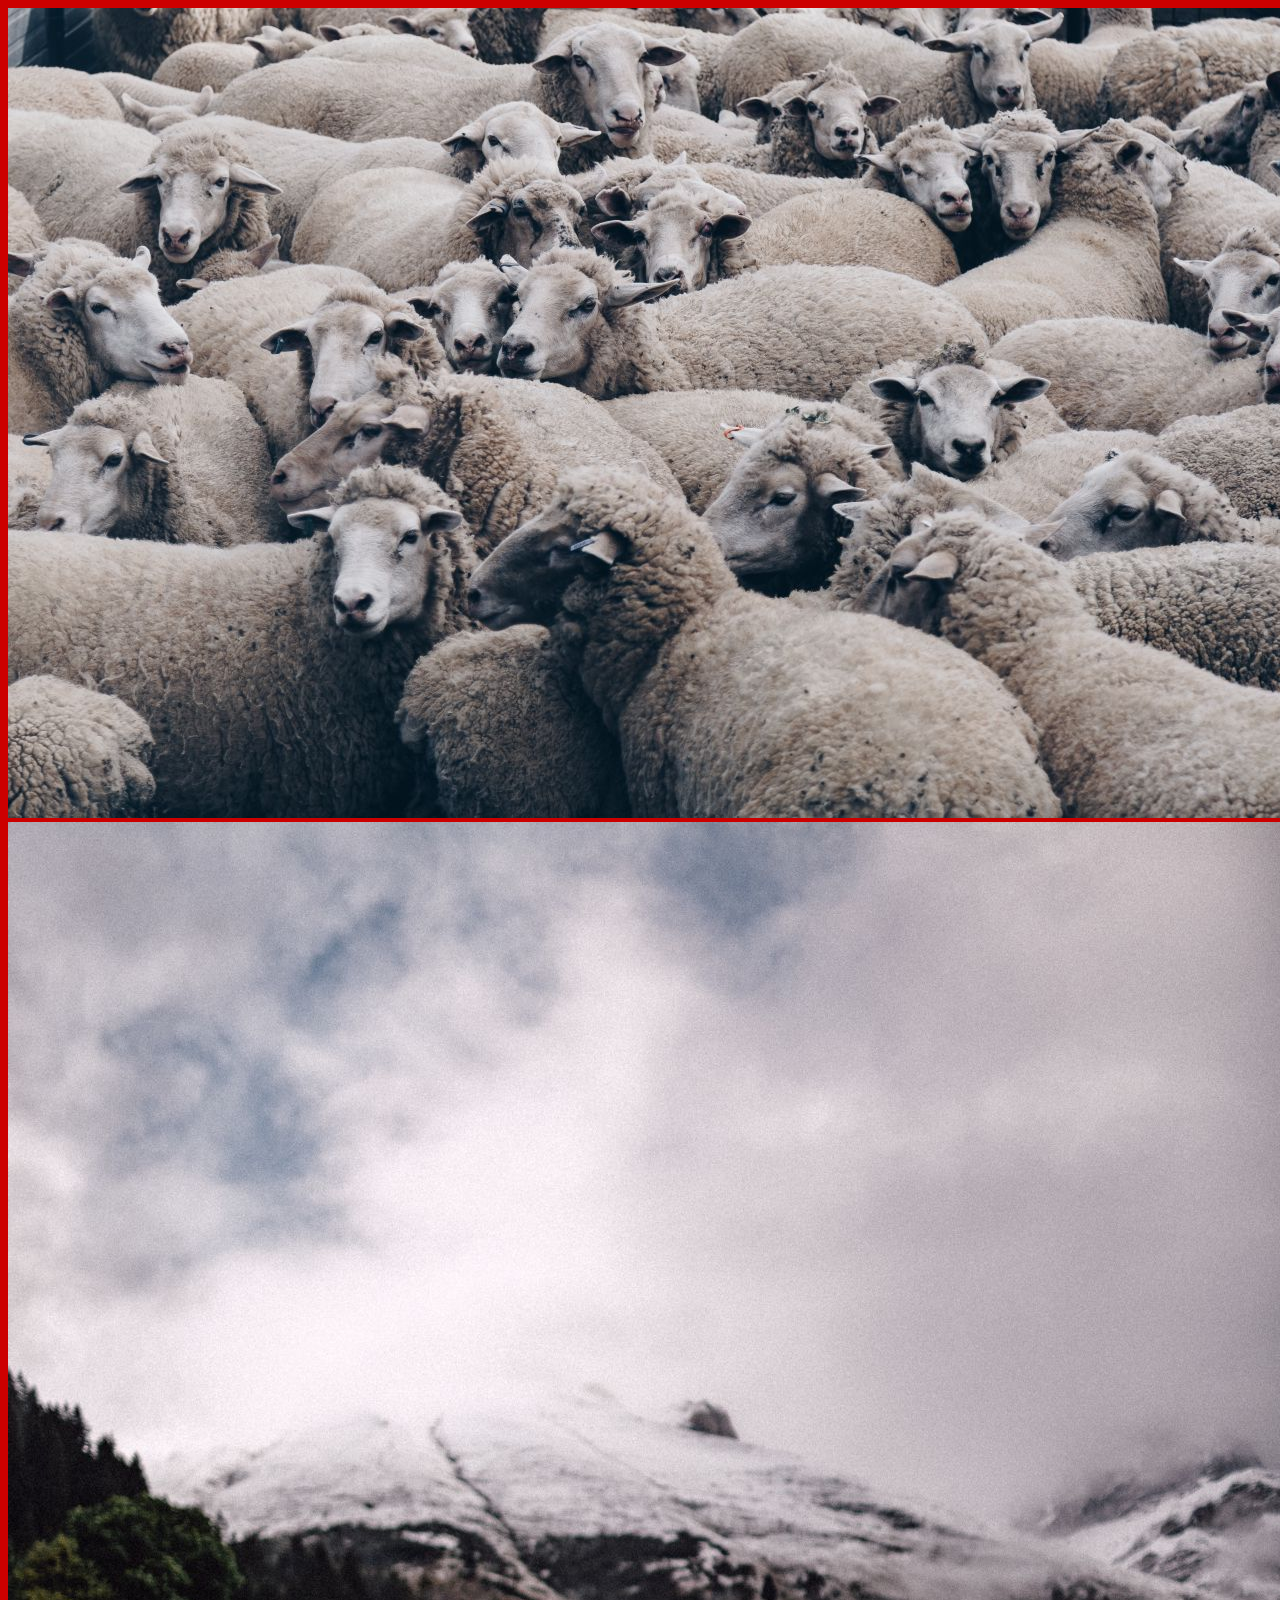
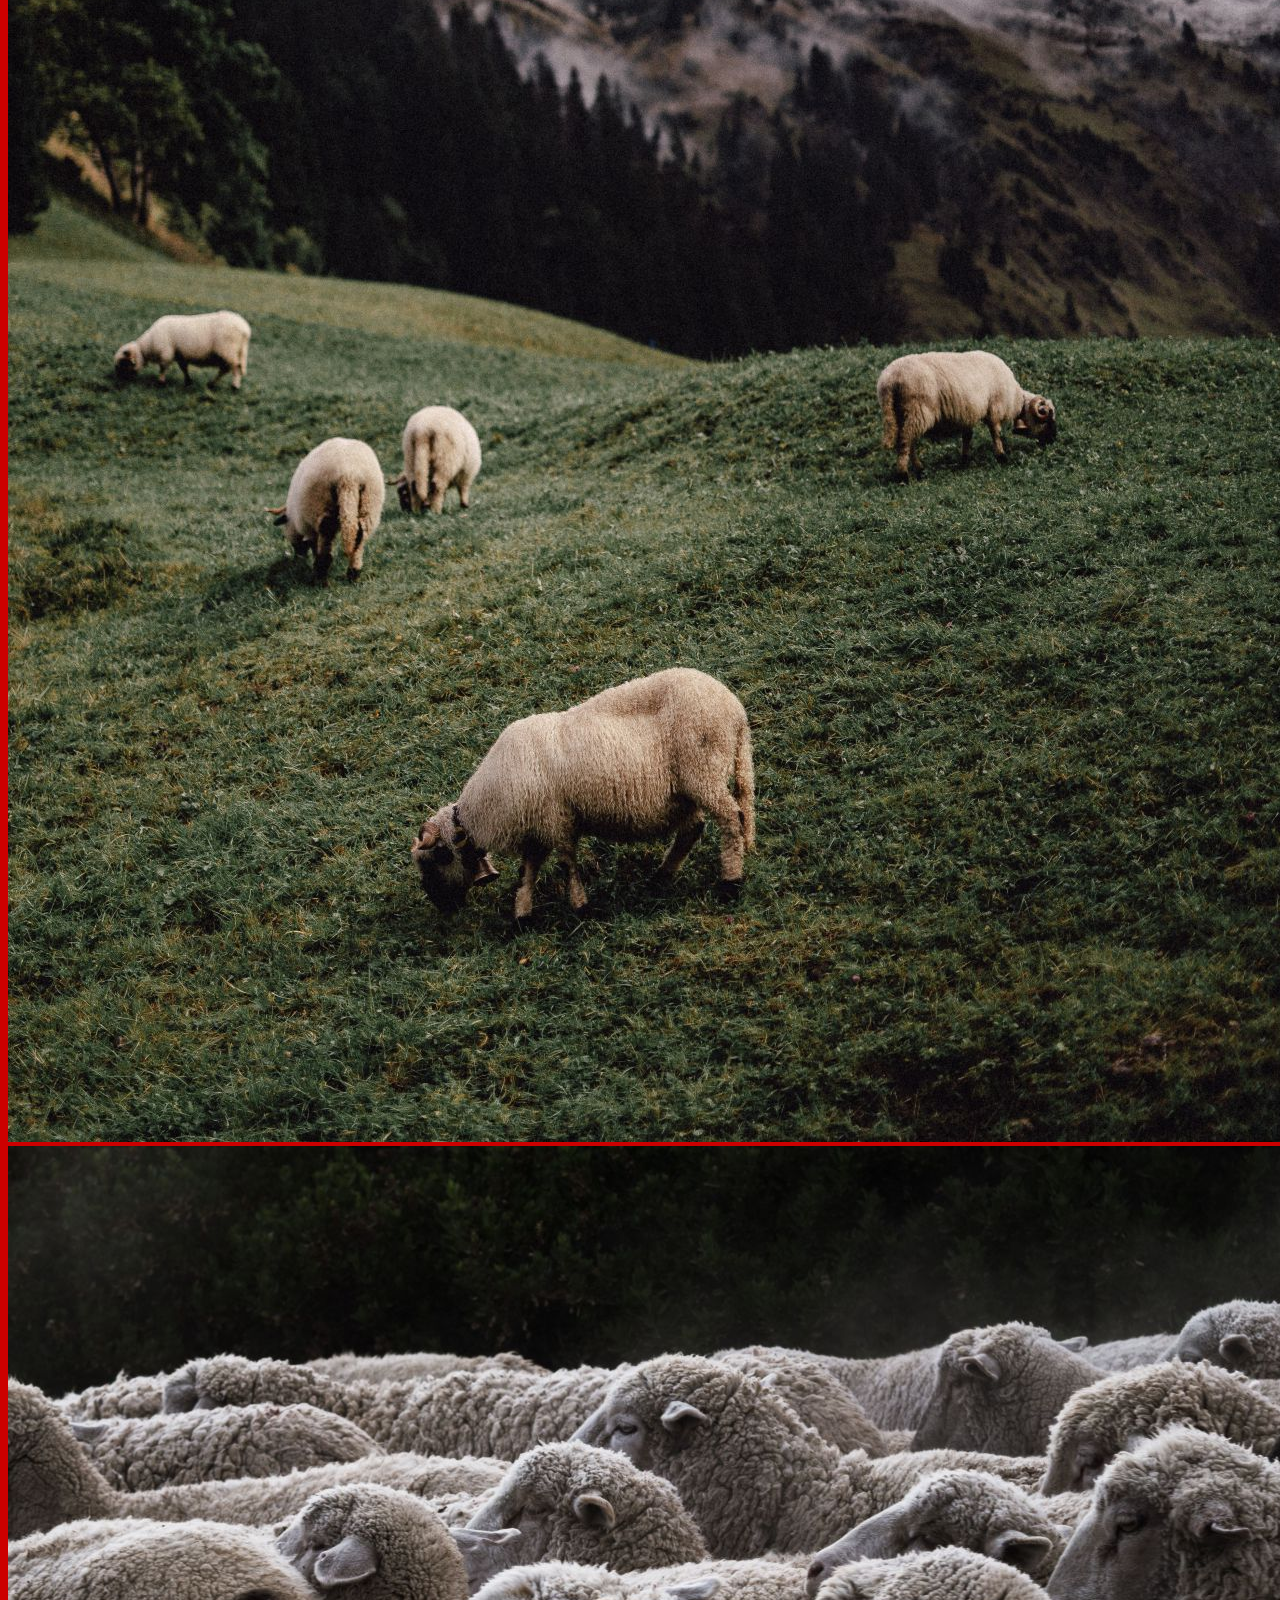
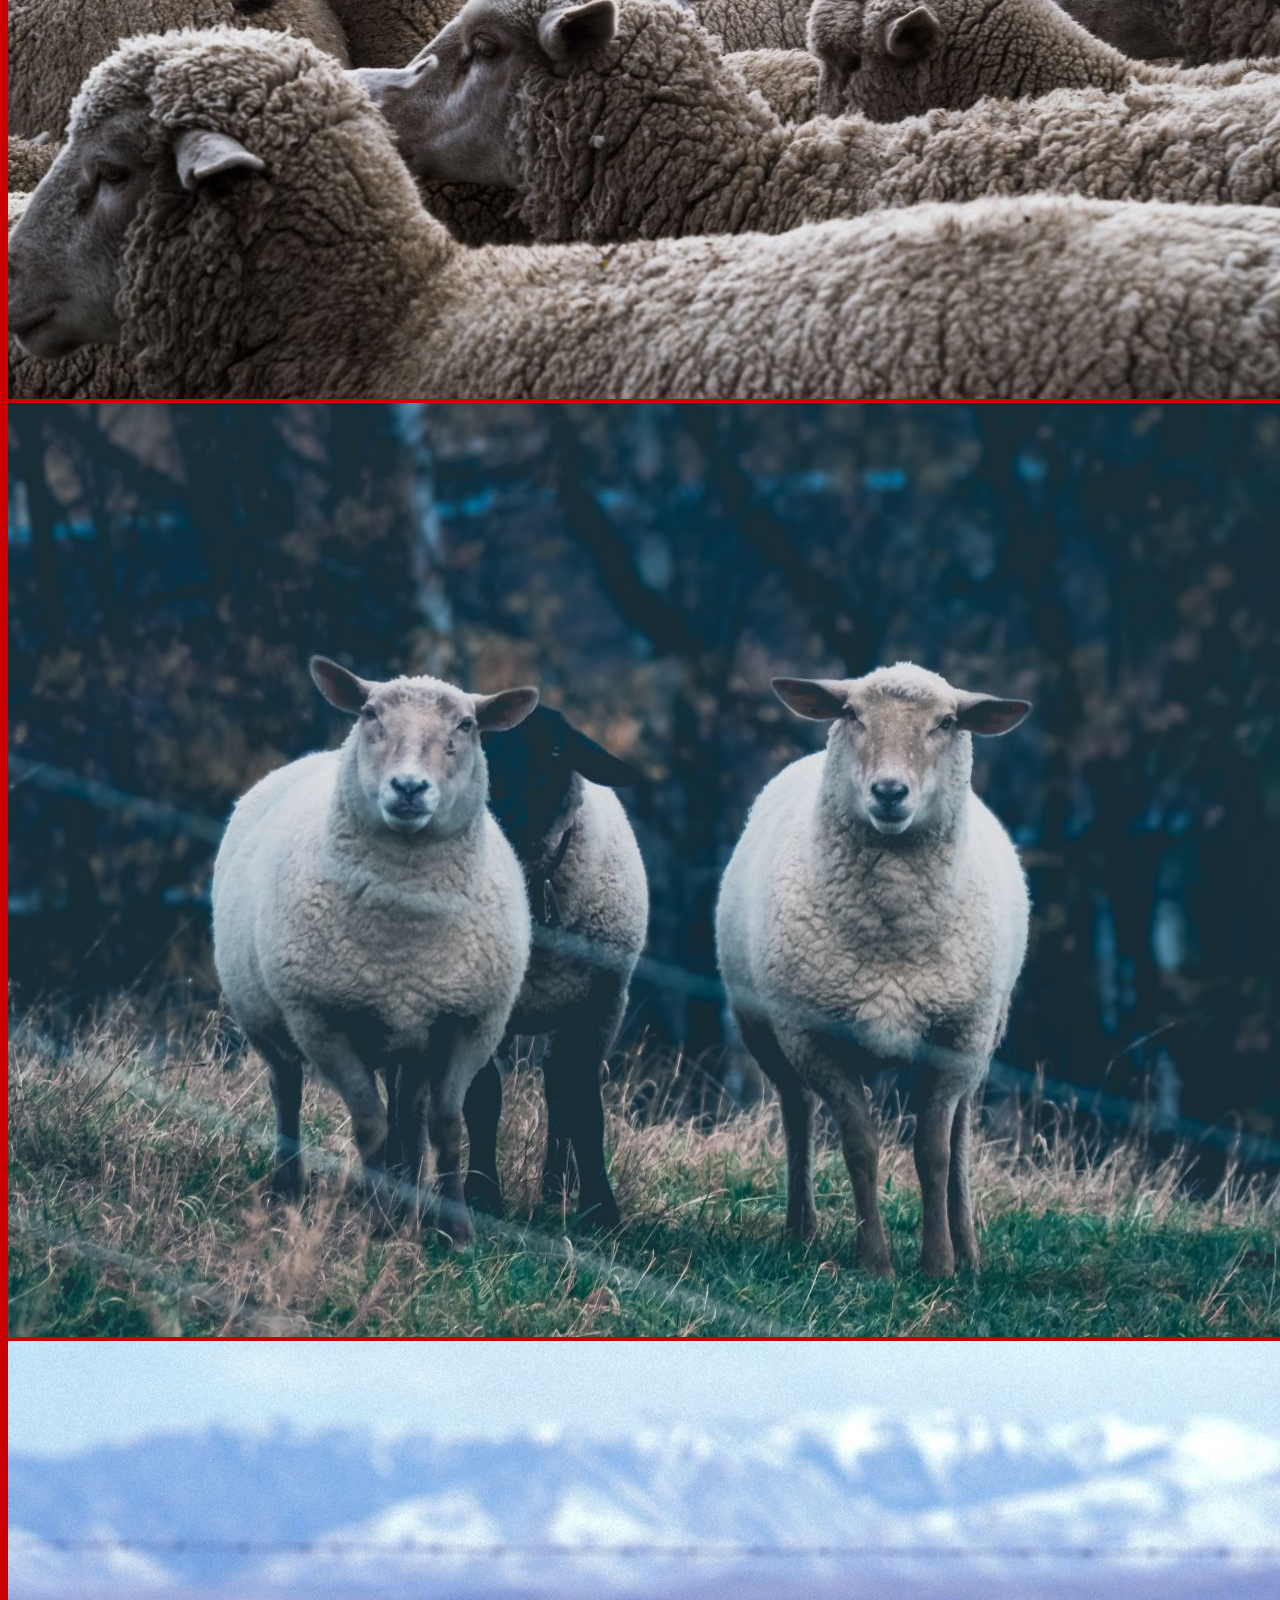
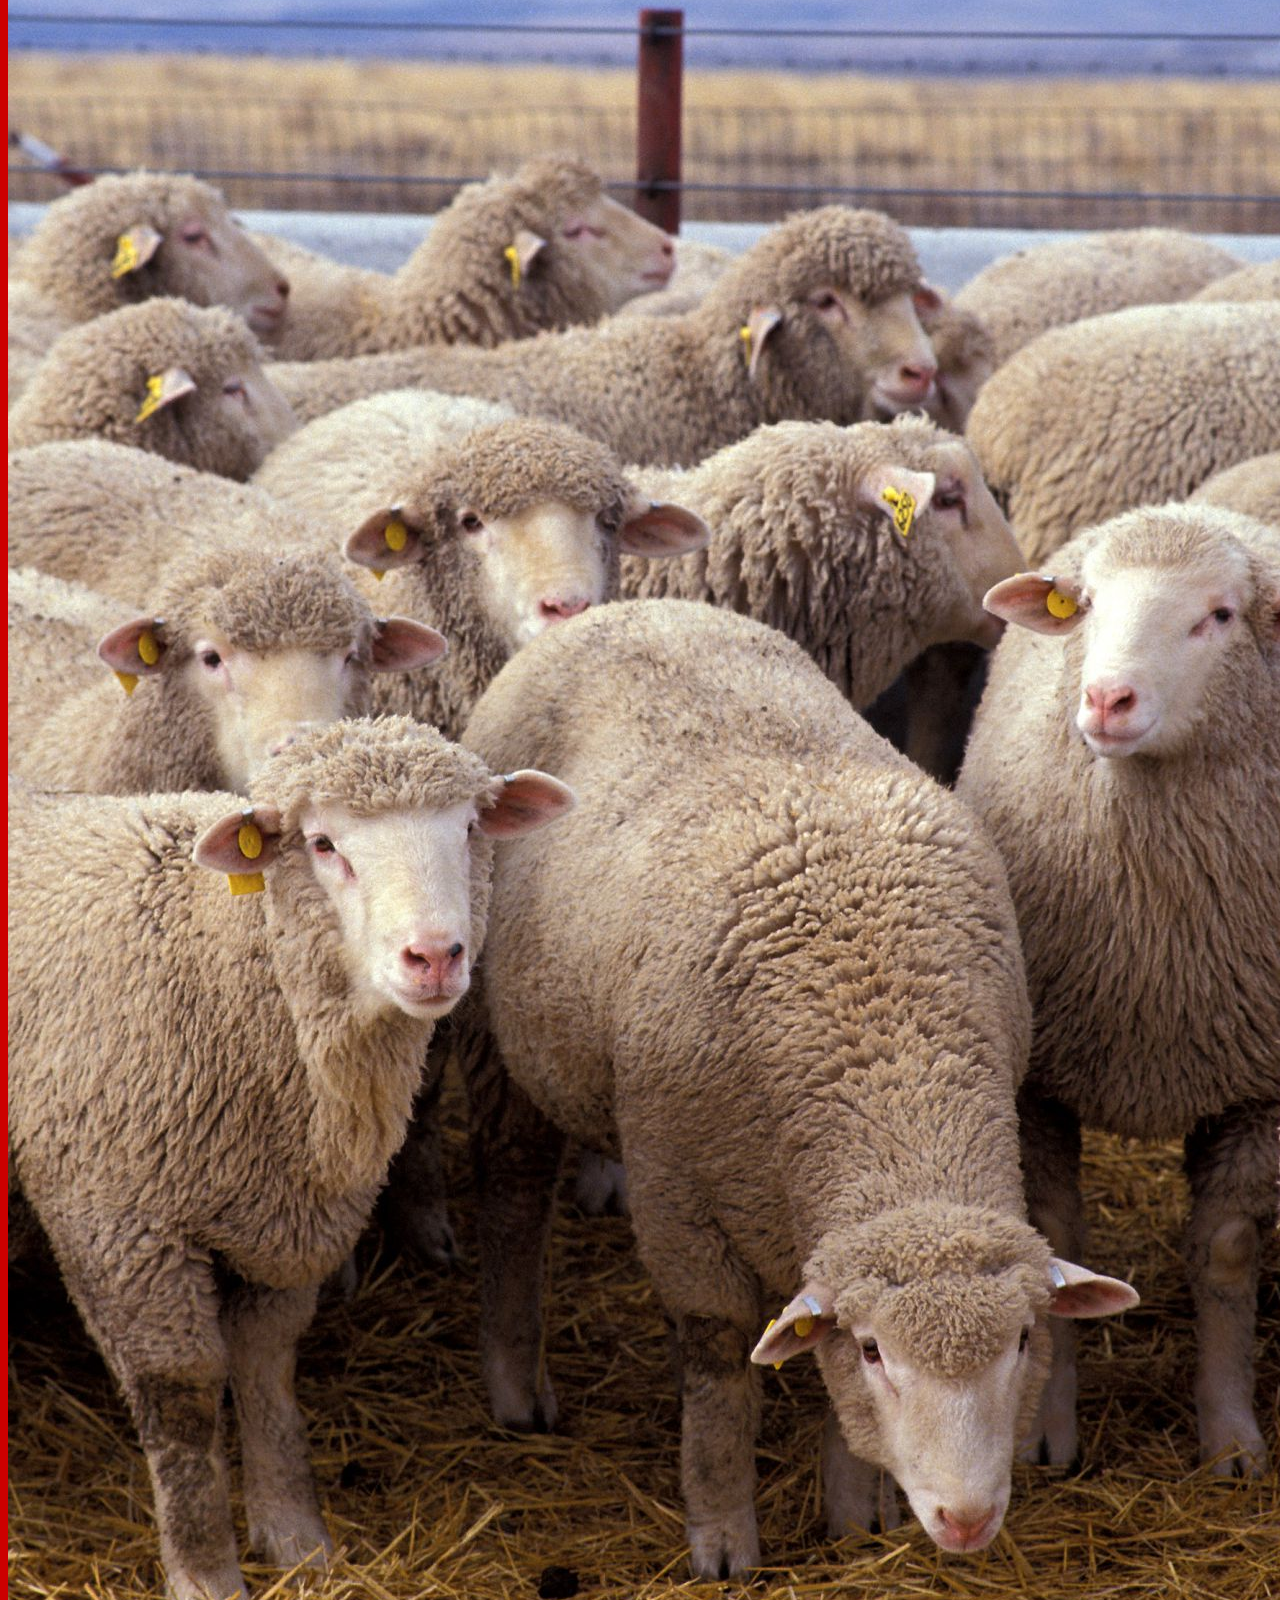
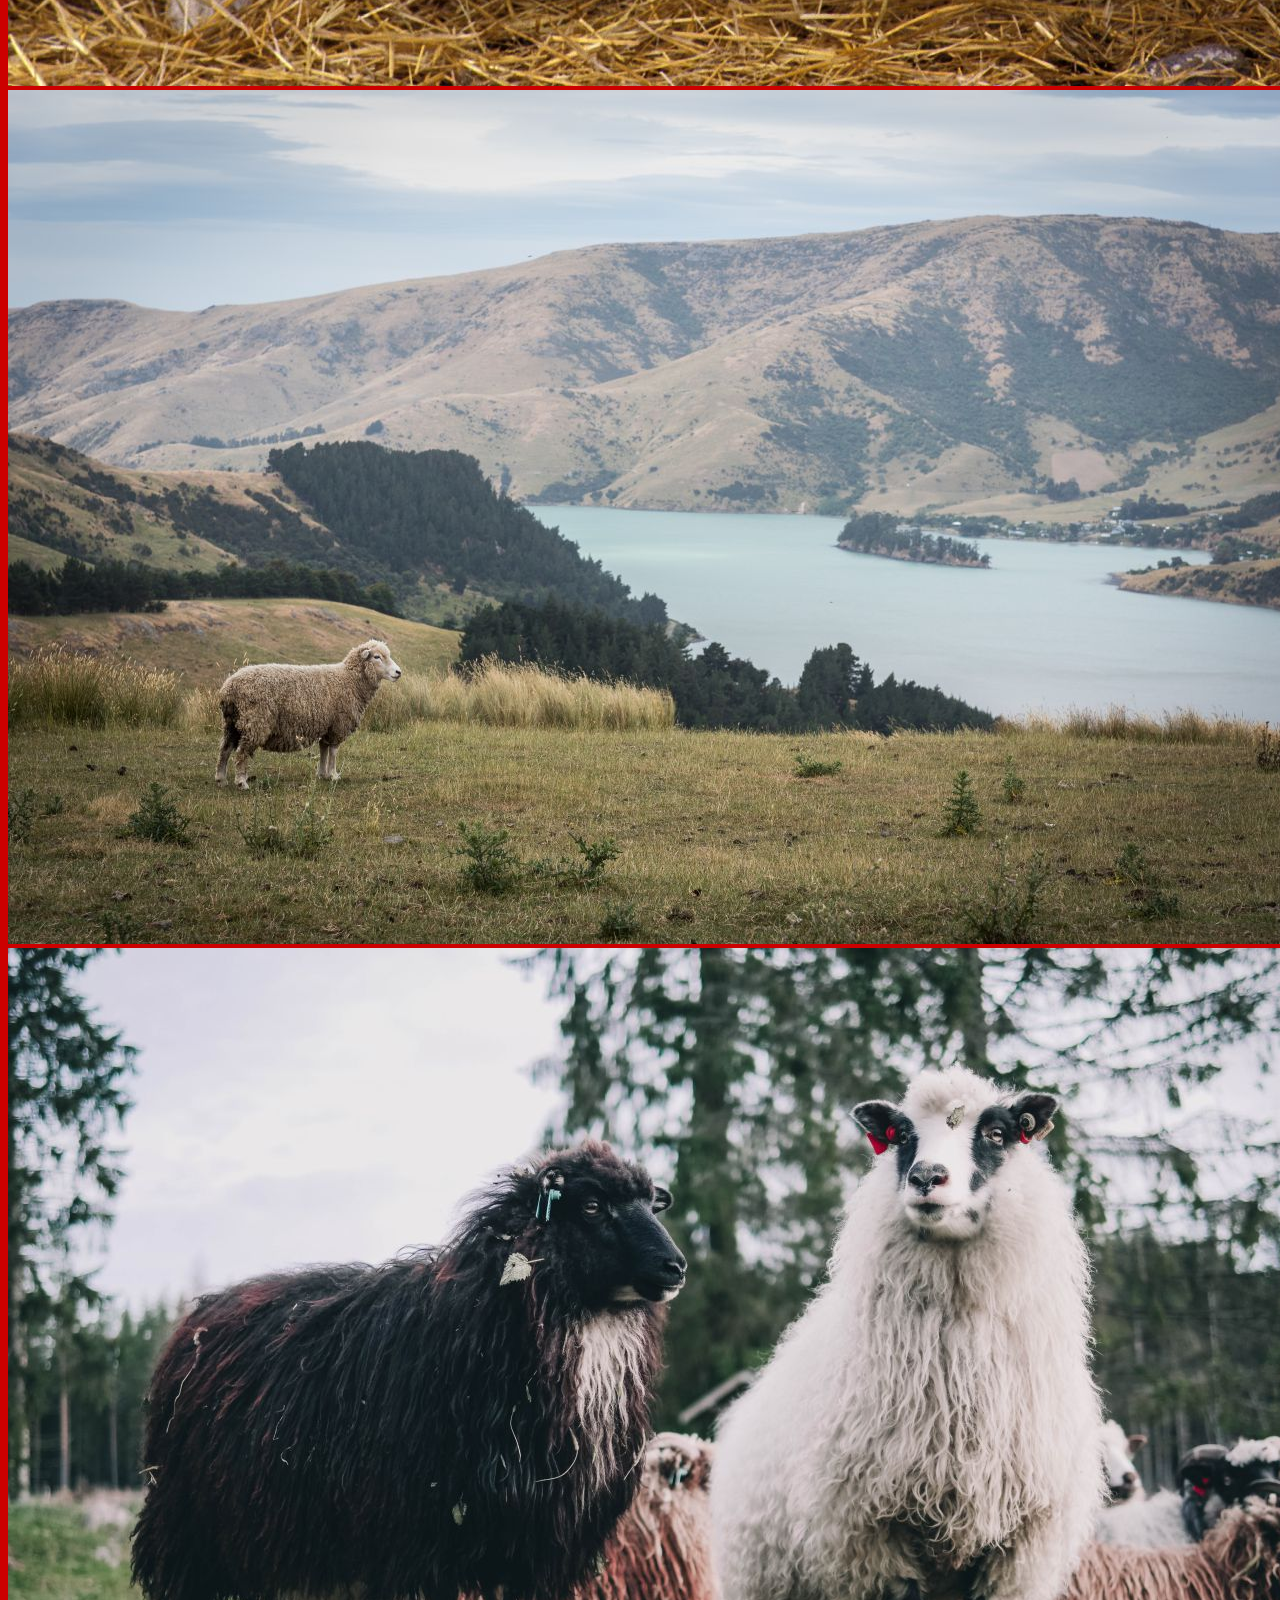
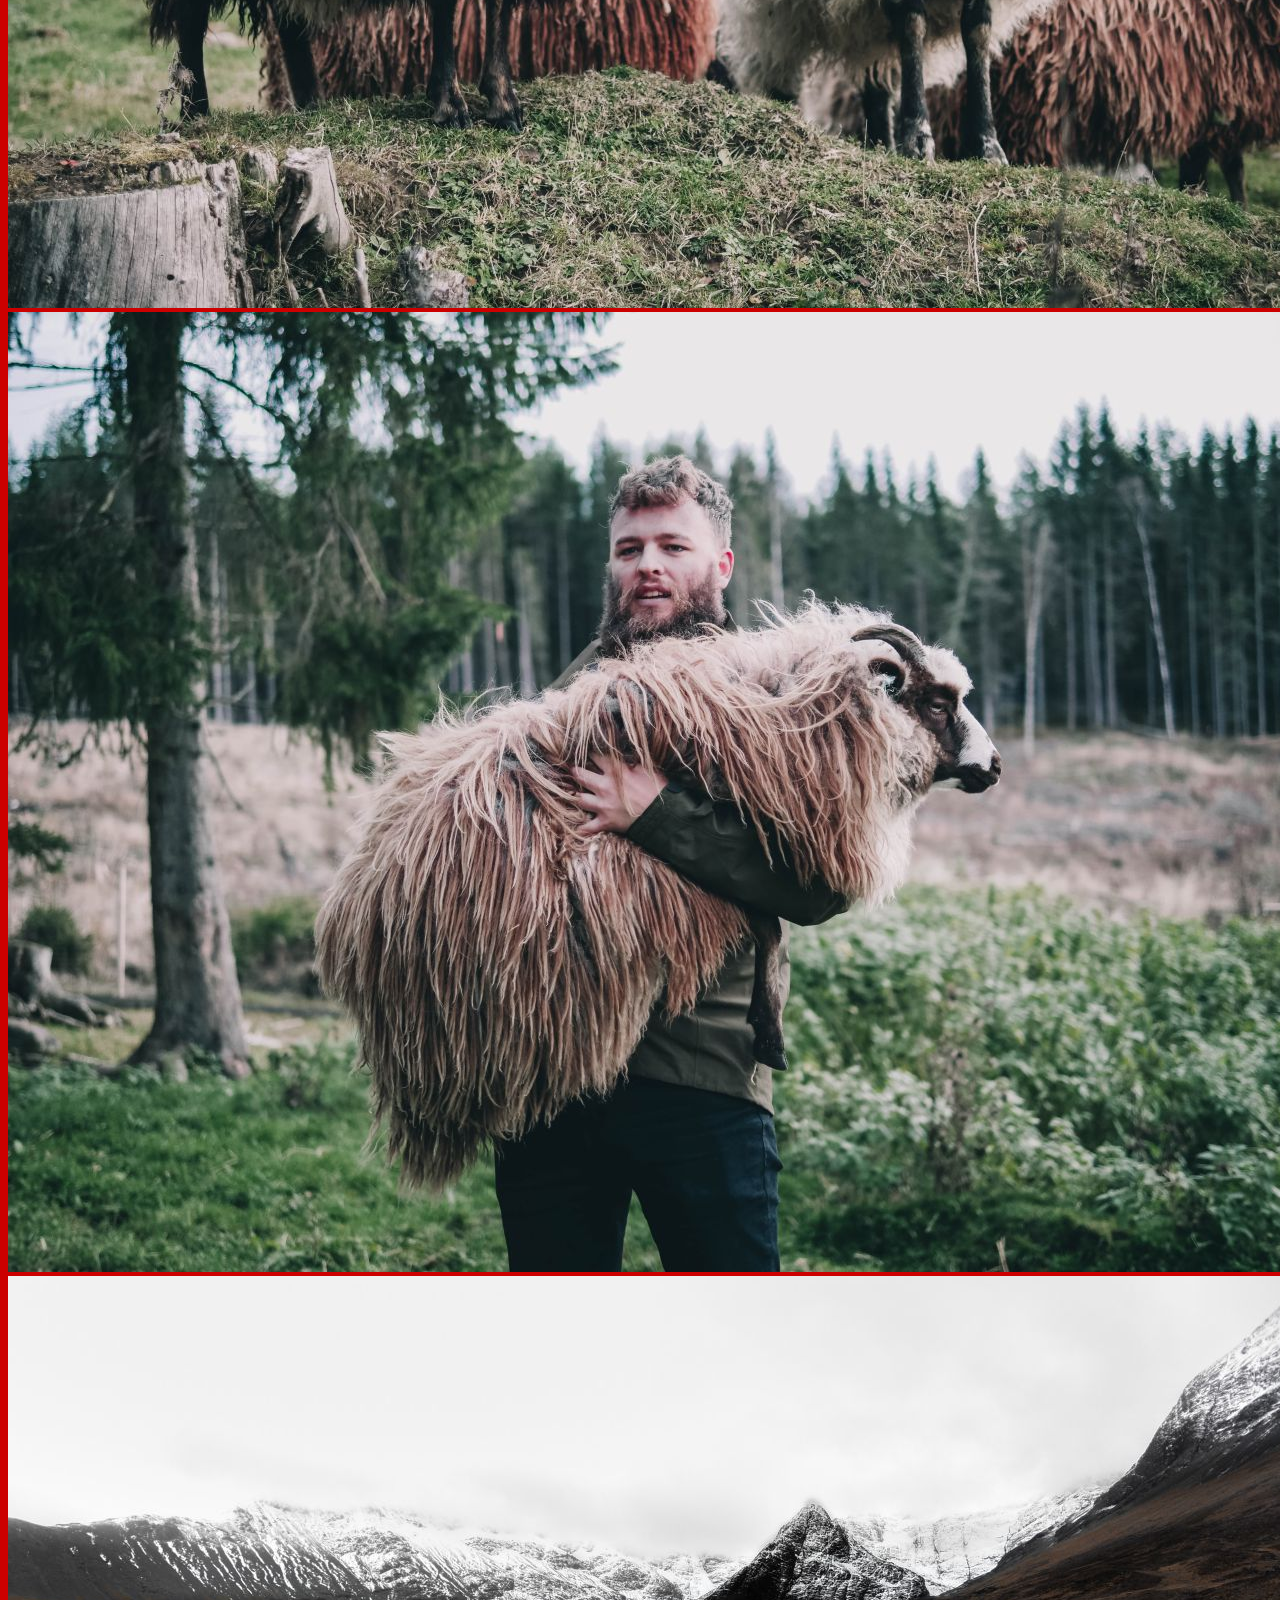
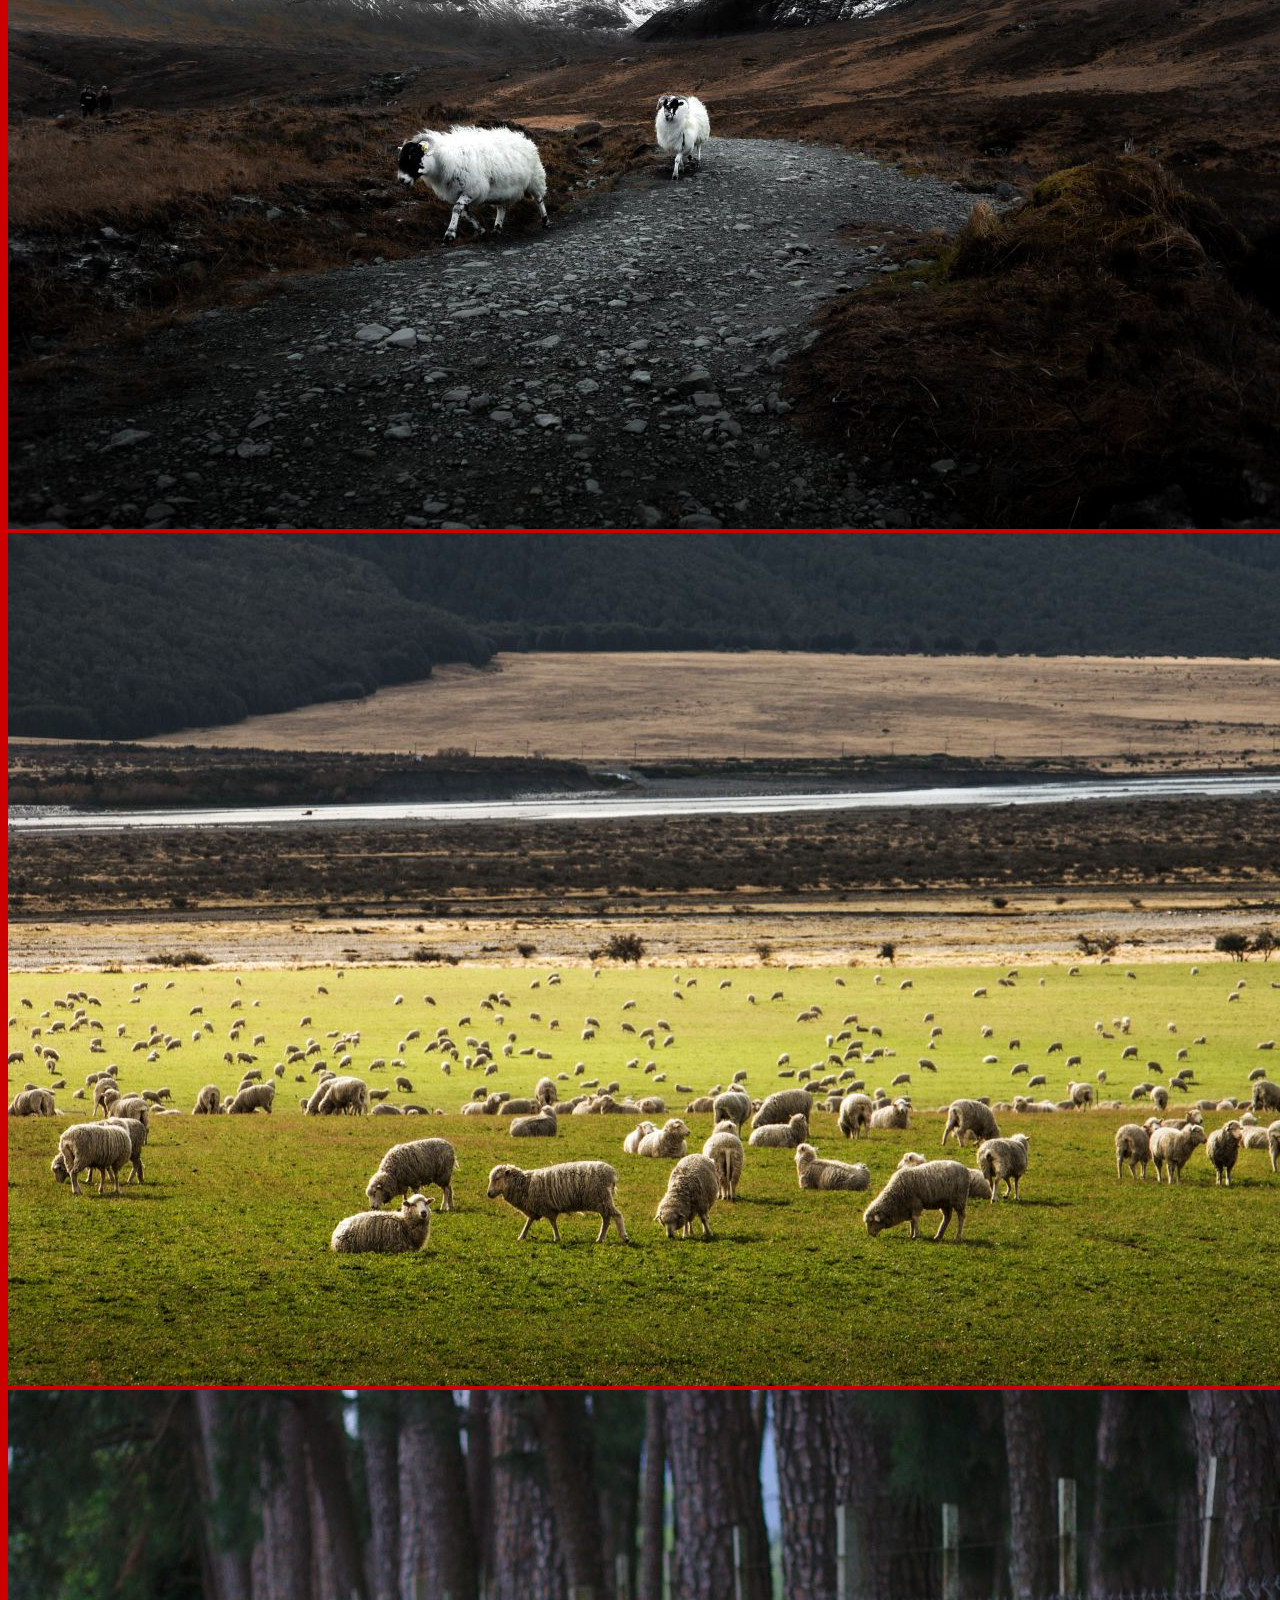
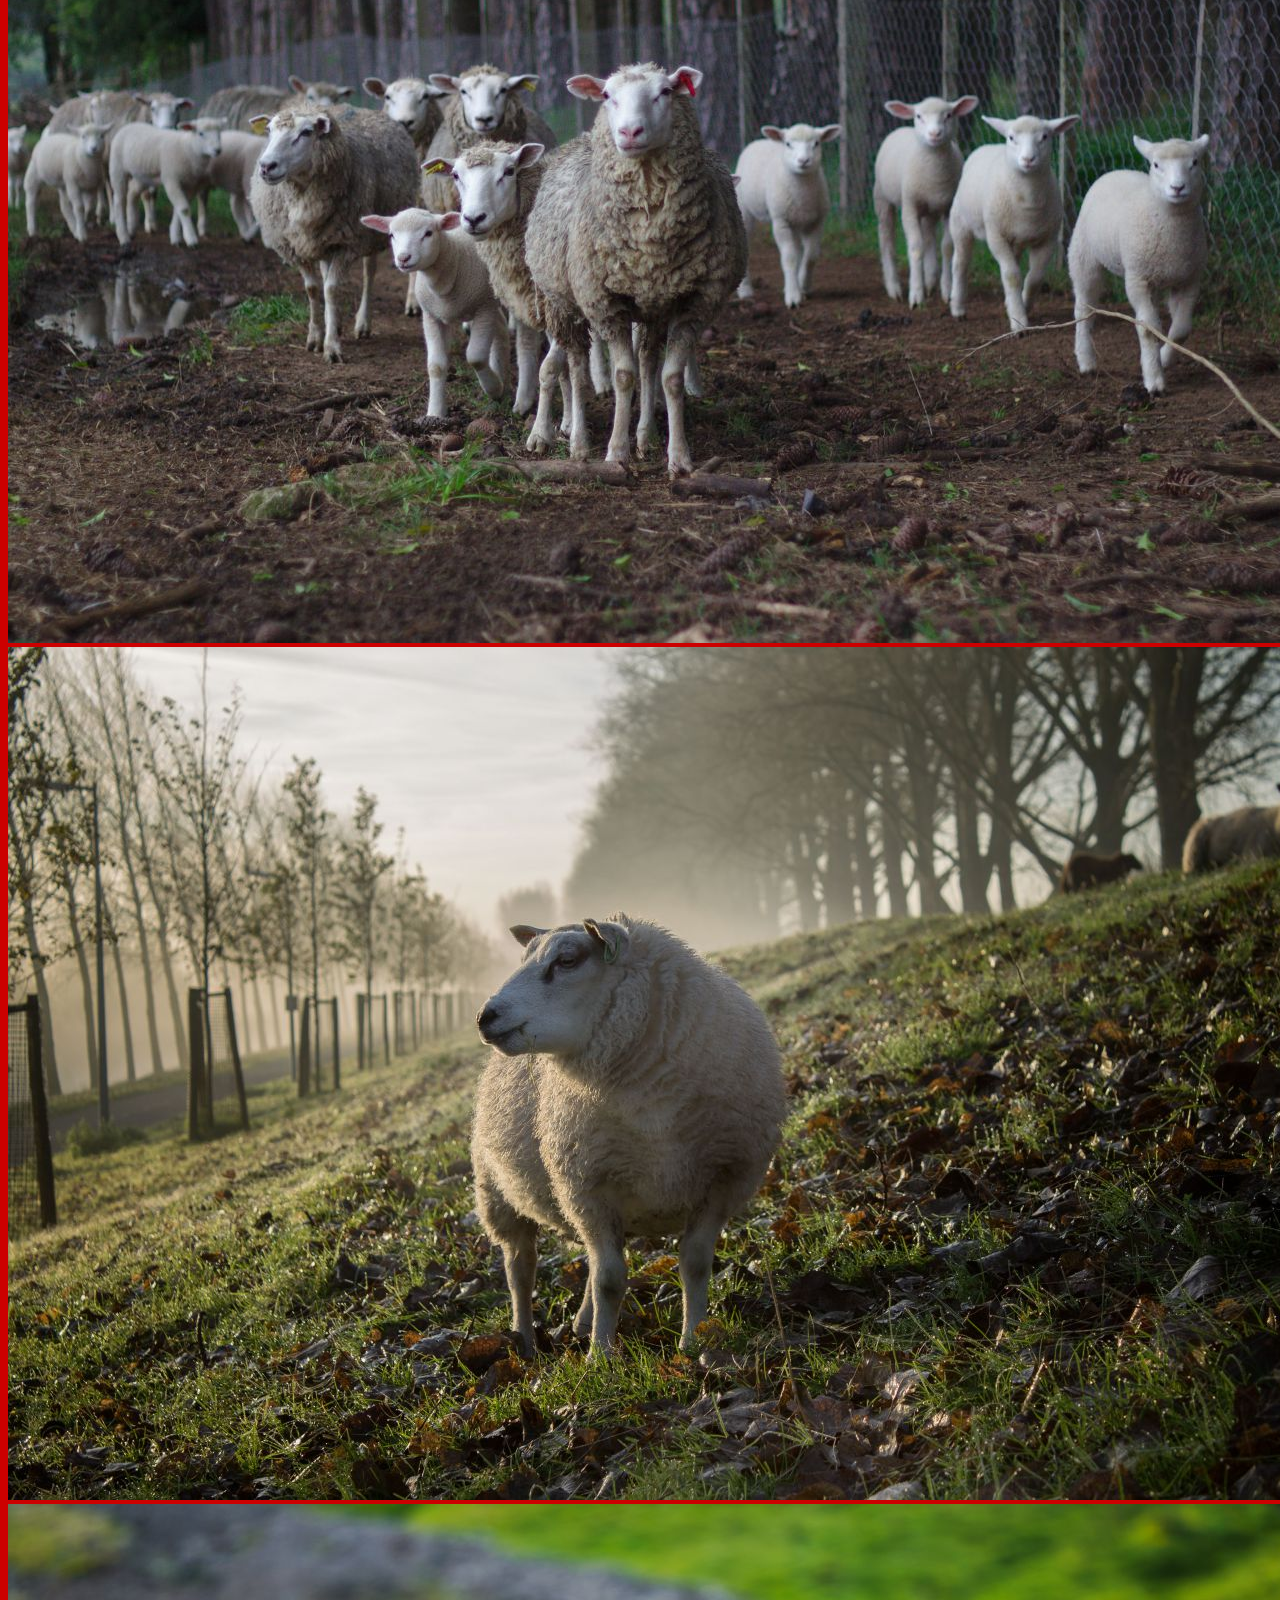
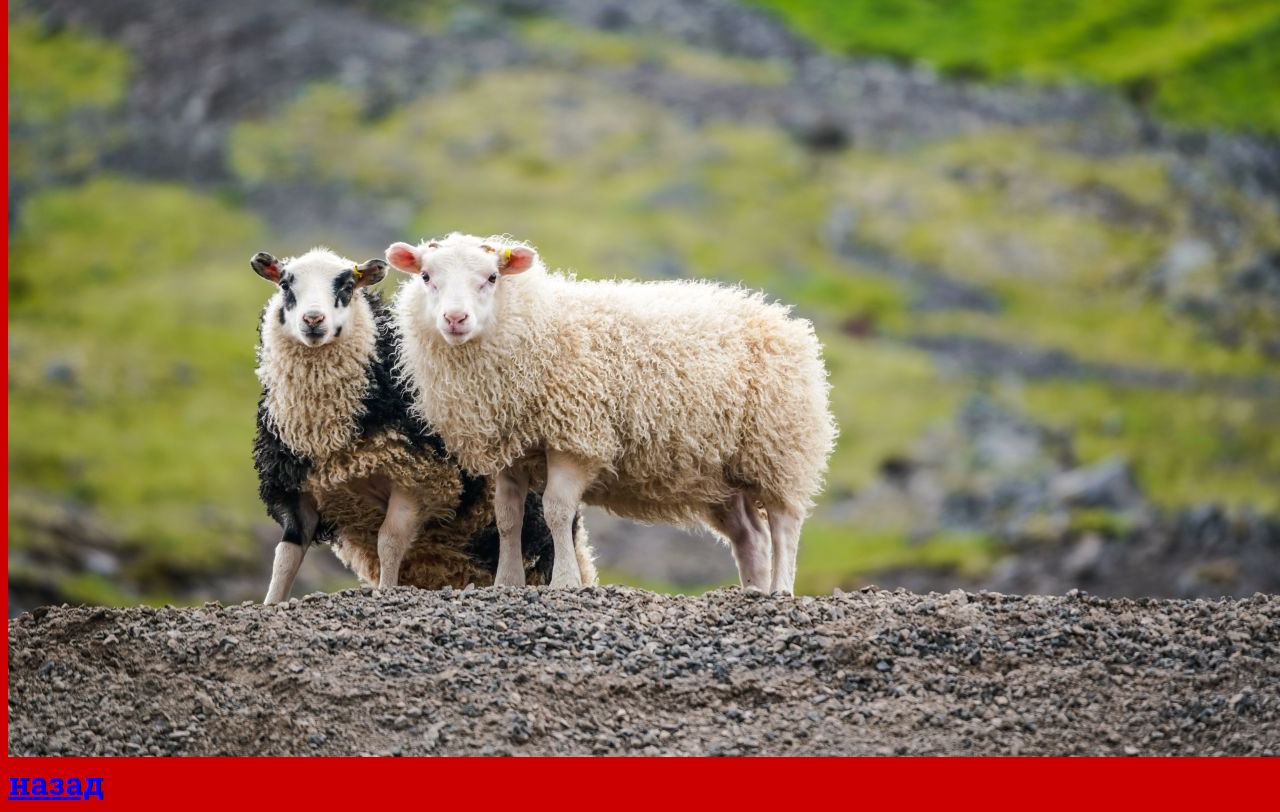
<file: secret/index.html>
<!DOCTYPE html>
<html lang="ru" dir="ltr">

<head>
  <meta charset="utf-8">
  <meta name="viewport" content="width=device-width, initial-scale=1, shrink-to-fit=no">
  <title>secret room</title>
  <link rel="icon" href="../sheep.png">
  <link rel="stylesheet" href="https://stackpath.bootstrapcdn.com/bootstrap/4.2.1/css/bootstrap.min.css" integrity="sha384-GJzZqFGwb1QTTN6wy59ffF1BuGJpLSa9DkKMp0DgiMDm4iYMj70gZWKYbI706tWS" crossorigin="anonymous">
  <link href="https://fonts.googleapis.com/css?family=Roboto+Slab" rel="stylesheet">
  <style media="screen">
    body {
      font-family: 'Roboto Slab', serif;
      background-color: #cc0000;
    }

    a,
    b {
      font-size: 32px;
      color: blue;
    }
  </style>
</head>

<body>
  <div class="container">
    <div class="row justify-content-center">

      <div class="col-md-12">
        <img src="../sheeps1.jpg" class="img-fluid" alt="привет">
        <img src="../sheeps2.jpg" class="img-fluid" alt="меня зовут андреем">
        <img src="../sheeps3.jpg" class="img-fluid" alt="мне 16">
        <img src="../sheeps4.jpg" class="img-fluid" alt="у меня есть девушка, я её люблю">
        <img src="../sheeps5.jpg" class="img-fluid" alt="">
        <!--<img src="../sheeps6.jpg" class="img-fluid" alt="">
        <img src="../sheeps7.jpg" class="img-fluid" alt="">
      -->
        <img src="../sheeps8.jpg" class="img-fluid" alt="">
        <img src="../sheeps9.jpg" class="img-fluid" alt="">
        <img src="../sheeps10.jpg" class="img-fluid" alt="">
        <img src="../sheeps11.jpg" class="img-fluid" alt="">
        <img src="../sheeps12.jpg" class="img-fluid" alt="">
        <img src="../sheeps13.jpg" class="img-fluid" alt="">
        <!--<img src="../sheeps14.jpg" class="img-fluid" alt="">
      -->
        <img src="../sheeps15.jpg" class="img-fluid" alt="">
        <img src="../sheeps16.jpg" class="img-fluid" alt="">
        <!--
                                <img src="../sheeps17.jpg" class="img-fluid" alt="">
                                <img src="../sheeps18.jpg" class="img-fluid" alt="">
                                <img src="../sheeps19.jpg" class="img-fluid" alt="">
                                <img src="../sheeps20.jpg" class="img-fluid" alt="">
                                <img src="../sheeps21.jpg" class="img-fluid" alt="">
                                <img src="../sheeps22.jpg" class="img-fluid" alt="">
                                <img src="../sheeps23.jpg" class="img-fluid" alt="">
                                <img src="../sheeps24.jpg" class="img-fluid" alt="">
                                -->
      </div>



      <a href="https://shapehon.github.io/"><b>назад</b></a>

    </div>
  </div>
  <script src="https://code.jquery.com/jquery-3.3.1.slim.min.js" integrity="sha384-q8i/X+965DzO0rT7abK41JStQIAqVgRVzpbzo5smXKp4YfRvH+8abtTE1Pi6jizo" crossorigin="anonymous"></script>
  <script src="https://cdnjs.cloudflare.com/ajax/libs/popper.js/1.14.6/umd/popper.min.js" integrity="sha384-wHAiFfRlMFy6i5SRaxvfOCifBUQy1xHdJ/yoi7FRNXMRBu5WHdZYu1hA6ZOblgut" crossorigin="anonymous"></script>
  <script src="https://stackpath.bootstrapcdn.com/bootstrap/4.2.1/js/bootstrap.min.js" integrity="sha384-B0UglyR+jN6CkvvICOB2joaf5I4l3gm9GU6Hc1og6Ls7i6U/mkkaduKaBhlAXv9k" crossorigin="anonymous"></script>

</body>

</html>
</file>
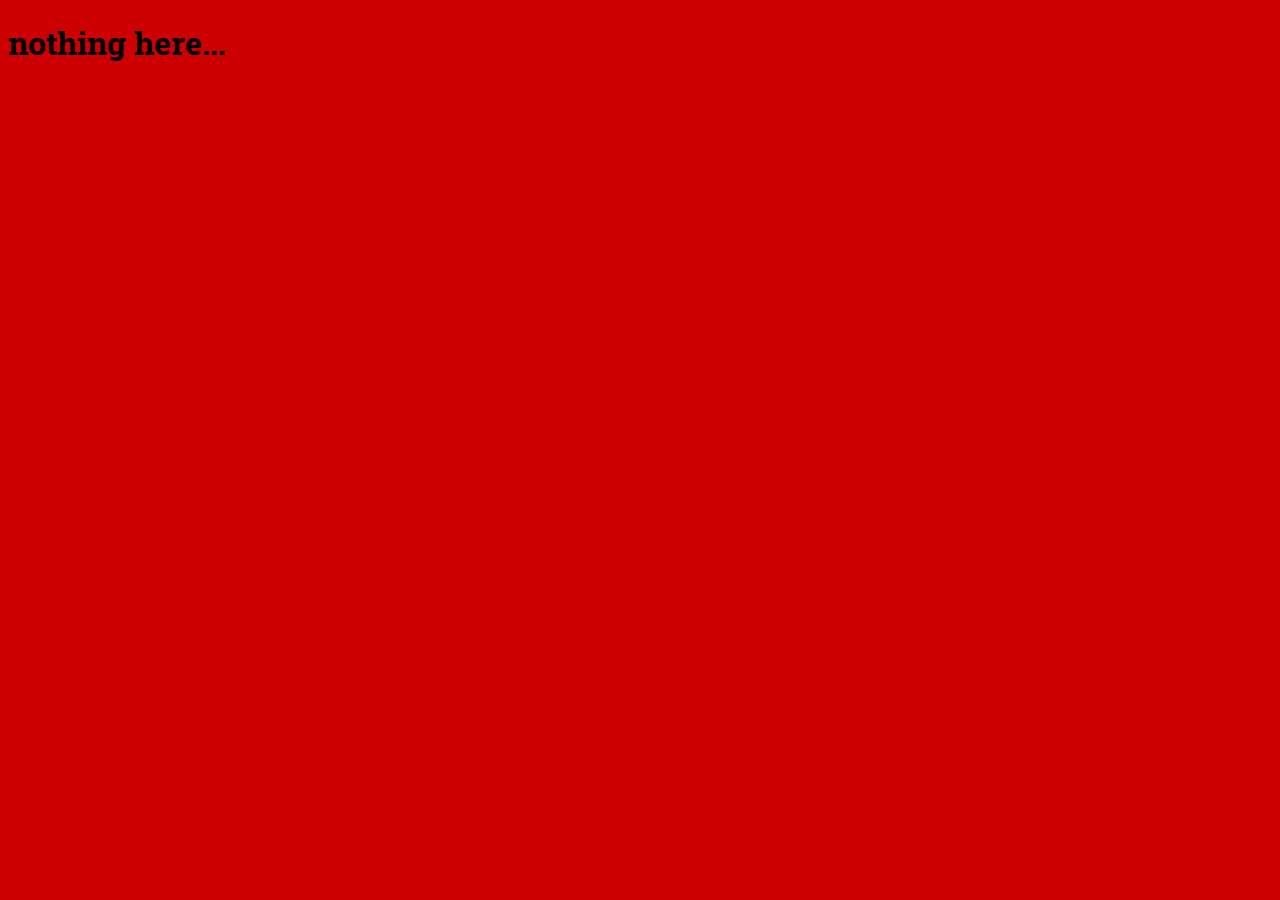
<file: projects/modding/index.html>
<!DOCTYPE html>
<html lang="en" dir="ltr">

<head>
  <meta charset="utf-8">
  <meta name="viewport" content="width=device-width, initial-scale=1, shrink-to-fit=no">
  <title>minecraft modding</title>
  <link rel="icon" href="../../sheep.png">
  <link rel="stylesheet" href="https://stackpath.bootstrapcdn.com/bootstrap/4.2.1/css/bootstrap.min.css" integrity="sha384-GJzZqFGwb1QTTN6wy59ffF1BuGJpLSa9DkKMp0DgiMDm4iYMj70gZWKYbI706tWS" crossorigin="anonymous">
  <link href="https://fonts.googleapis.com/css?family=Roboto+Slab" rel="stylesheet">
  <style media="screen">
    body {
      font-family: 'Roboto Slab', serif;
      background-color: #cc0000;
    }

    a,
    b {
      font-size: 32px;
      color: blue;
    }
  </style>
</head>

<body>
  <h1 class="text-center">nothing here...</h1>
</body>

</html>
</file>
